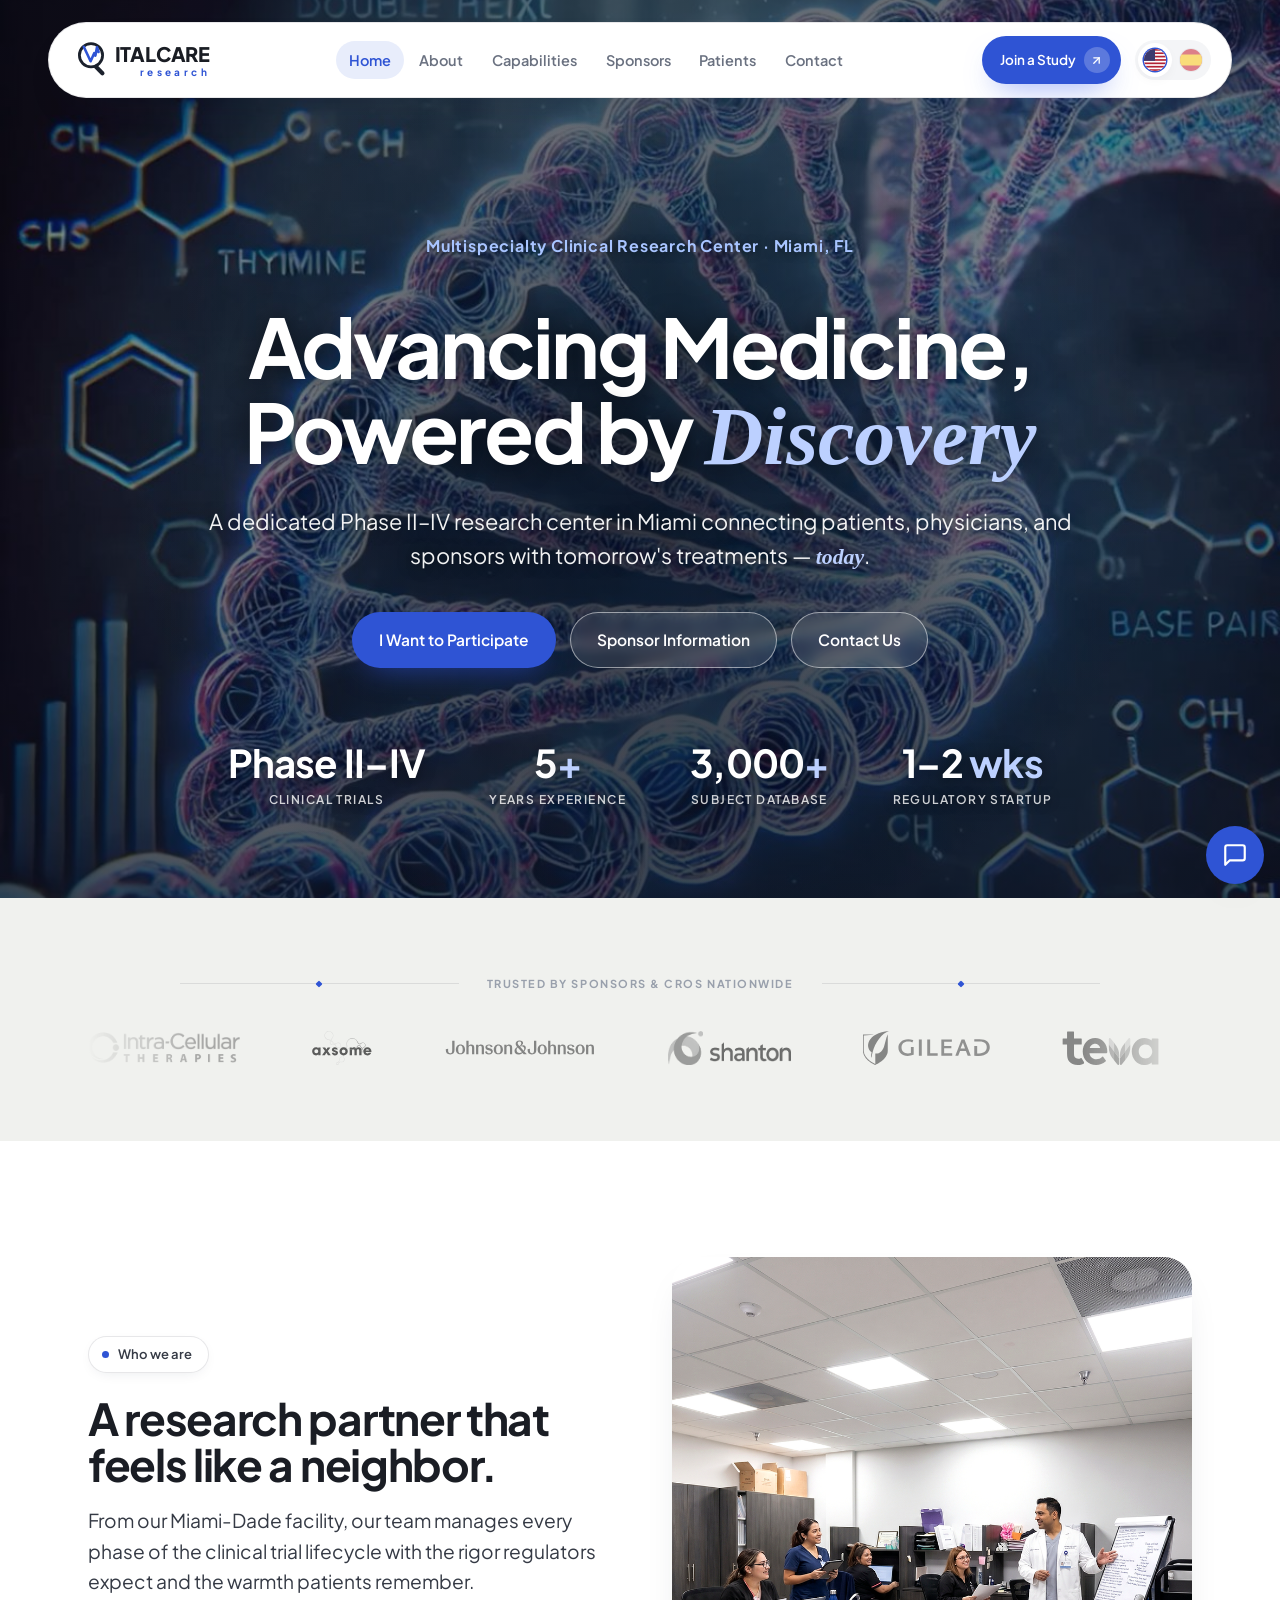
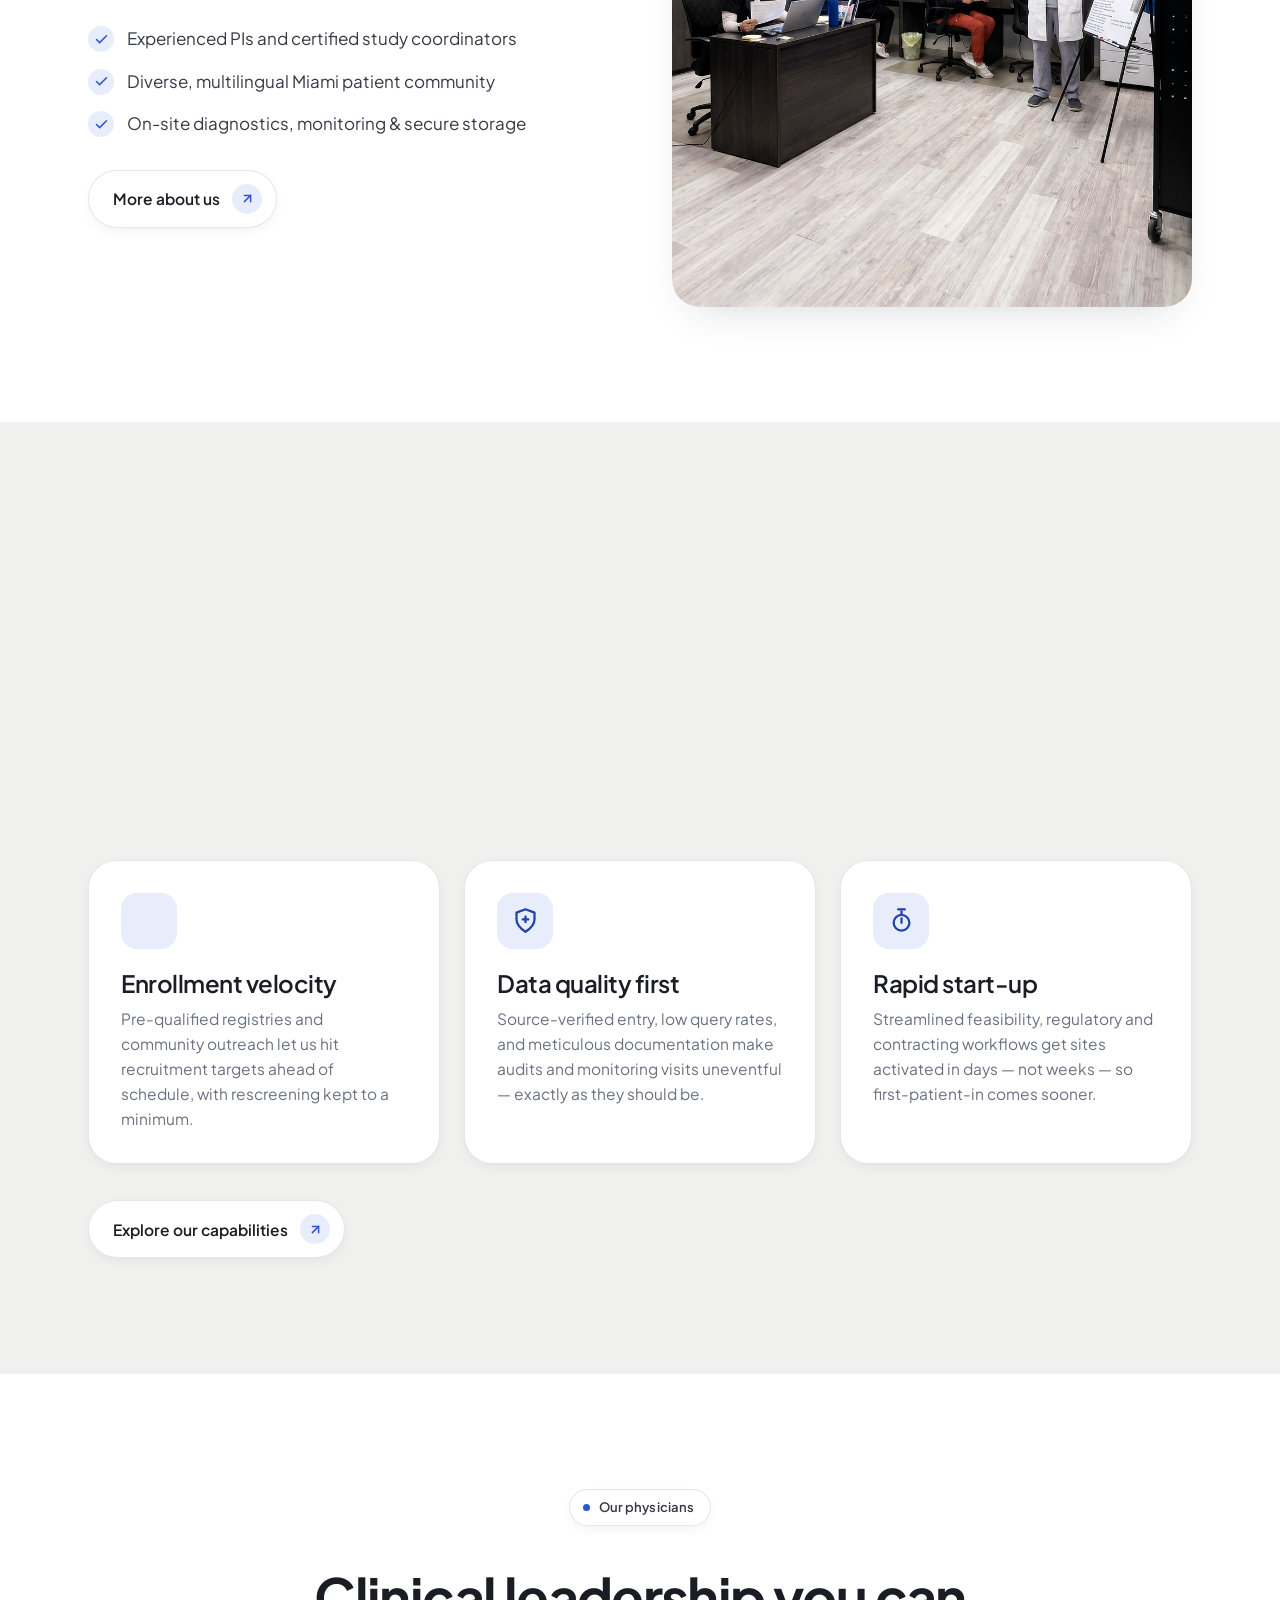
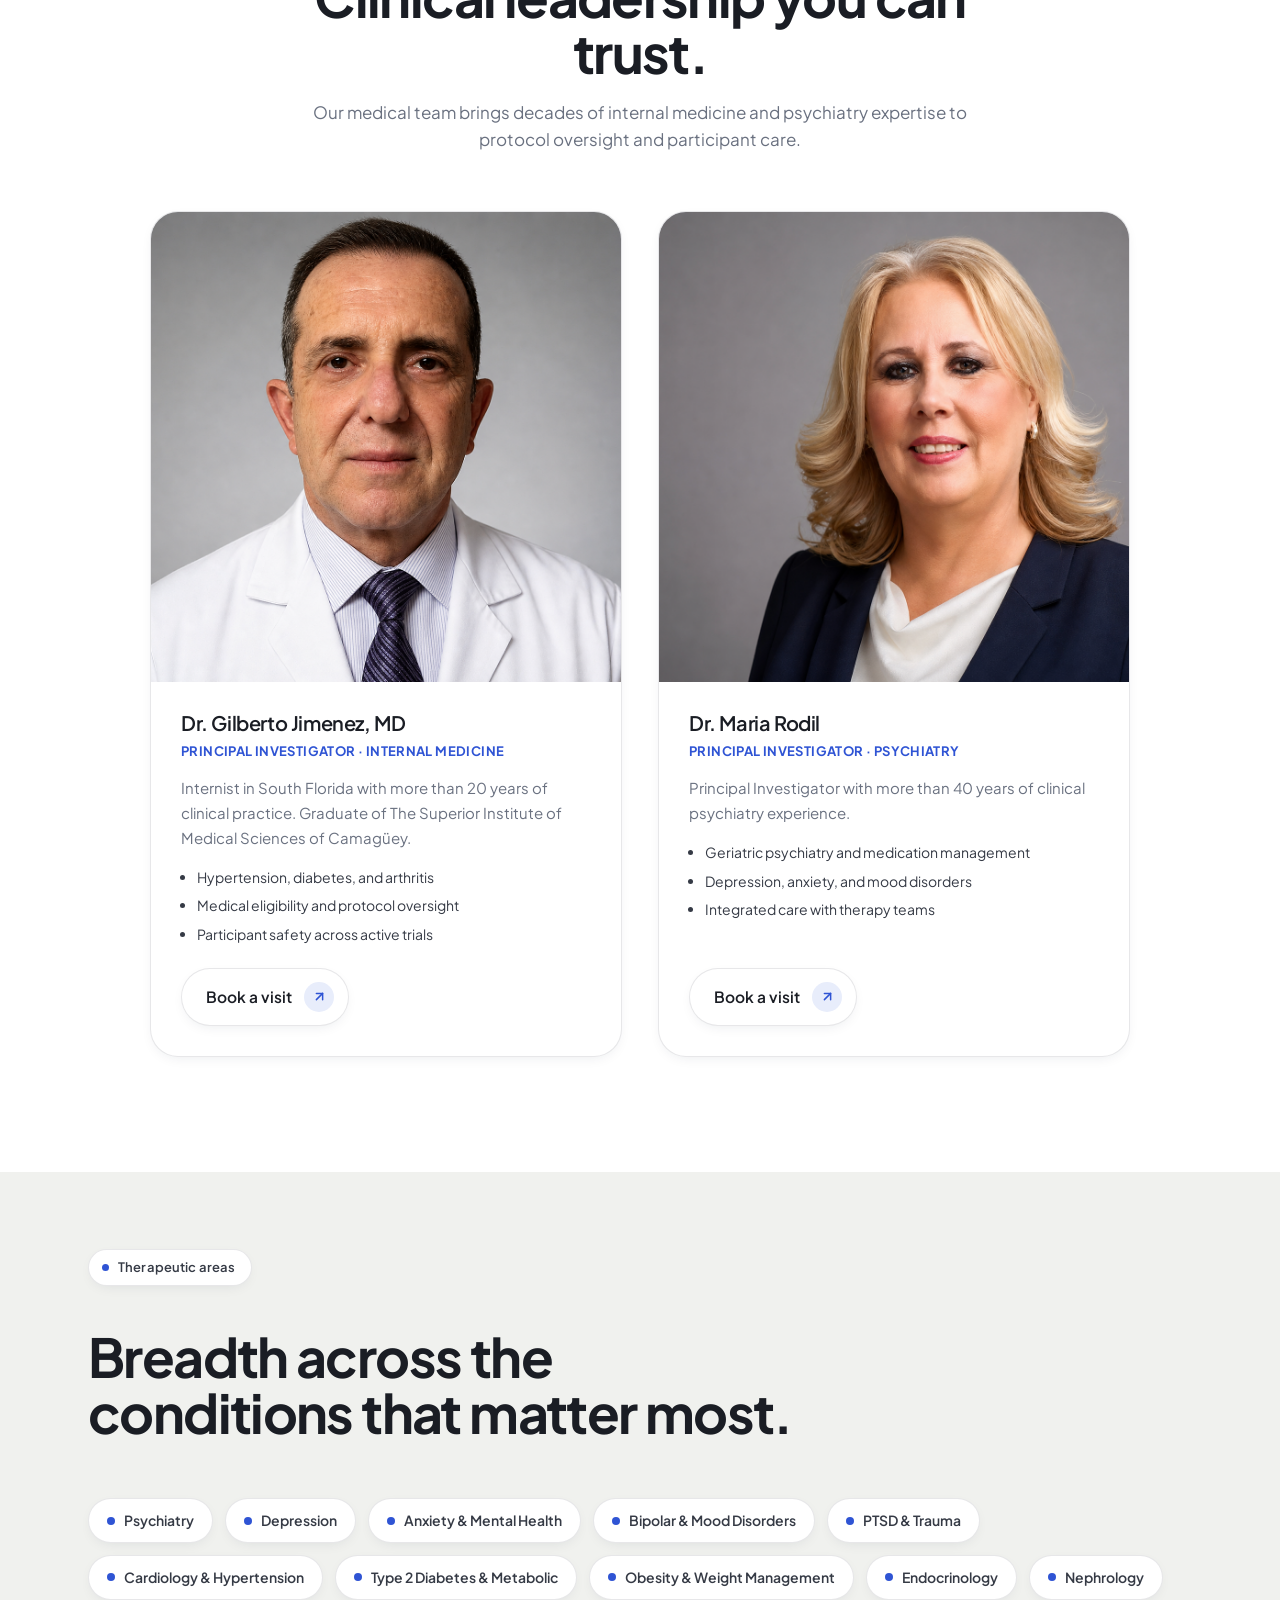
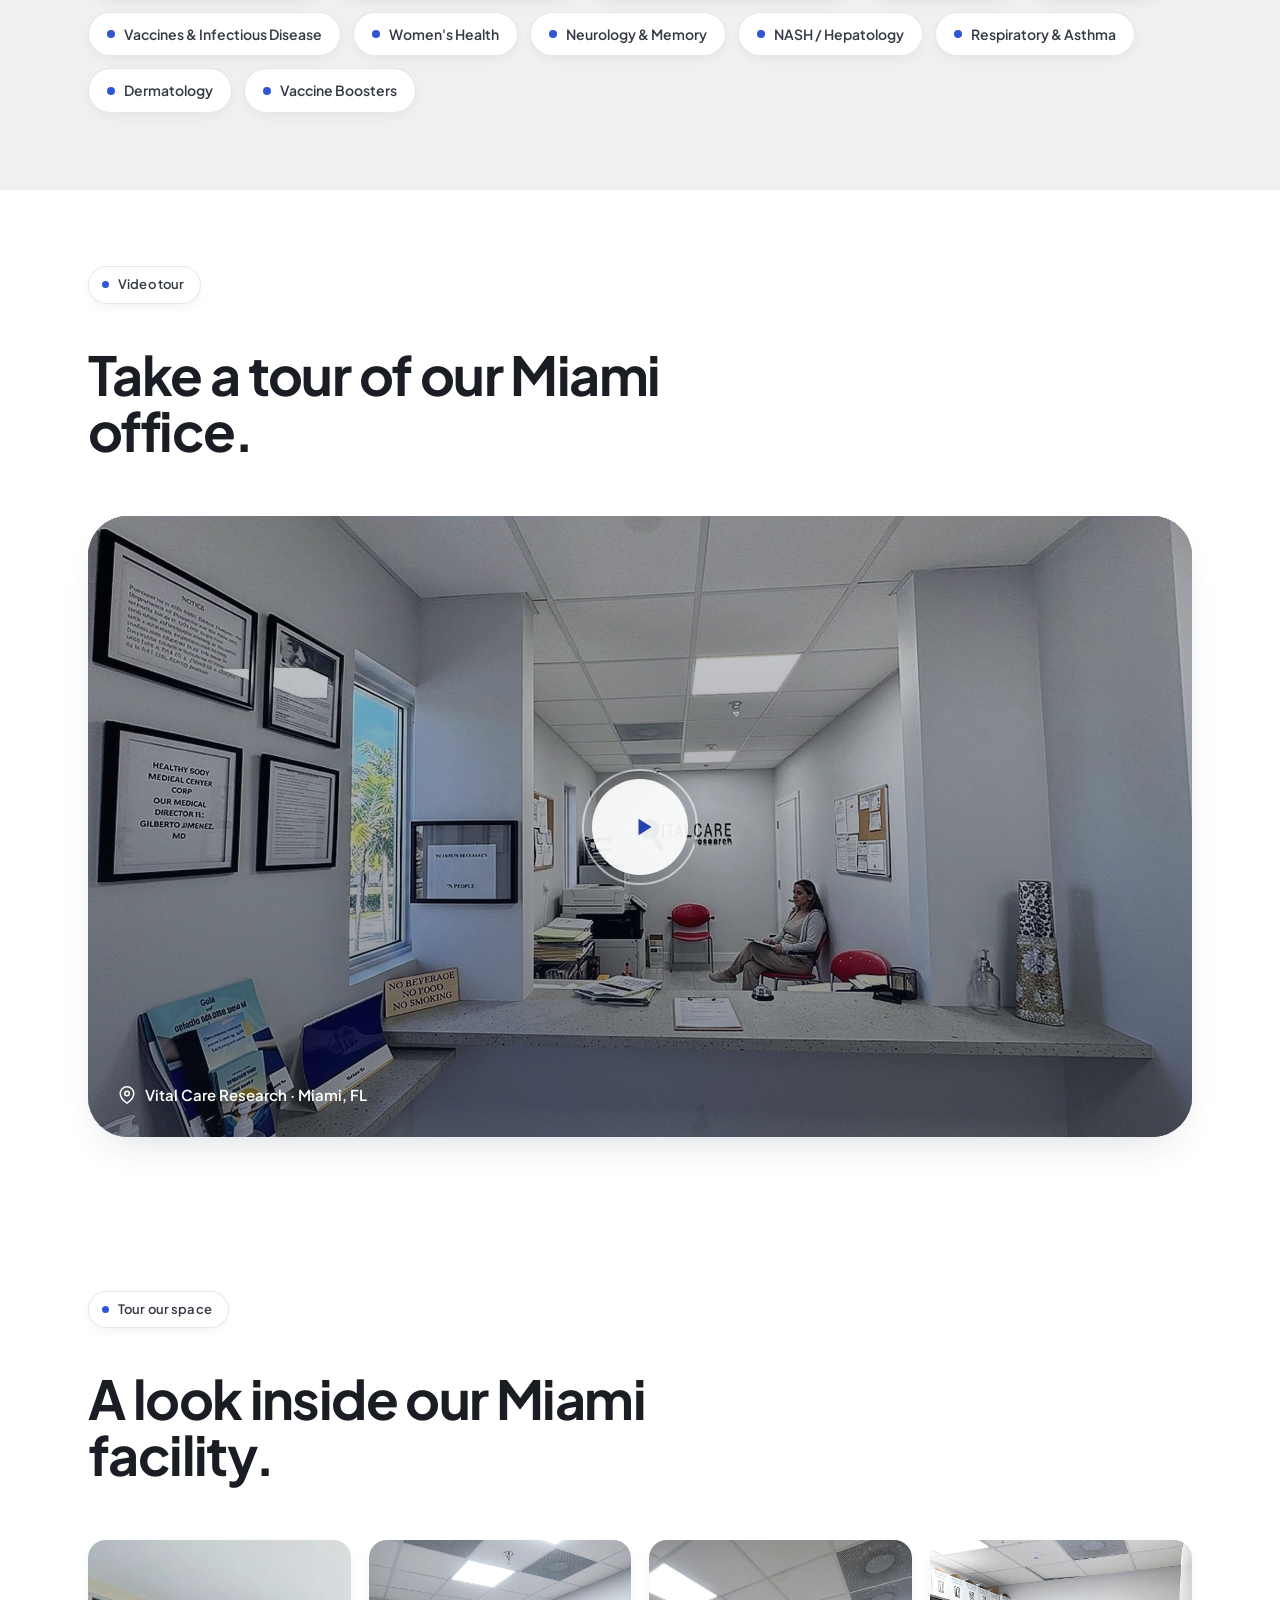
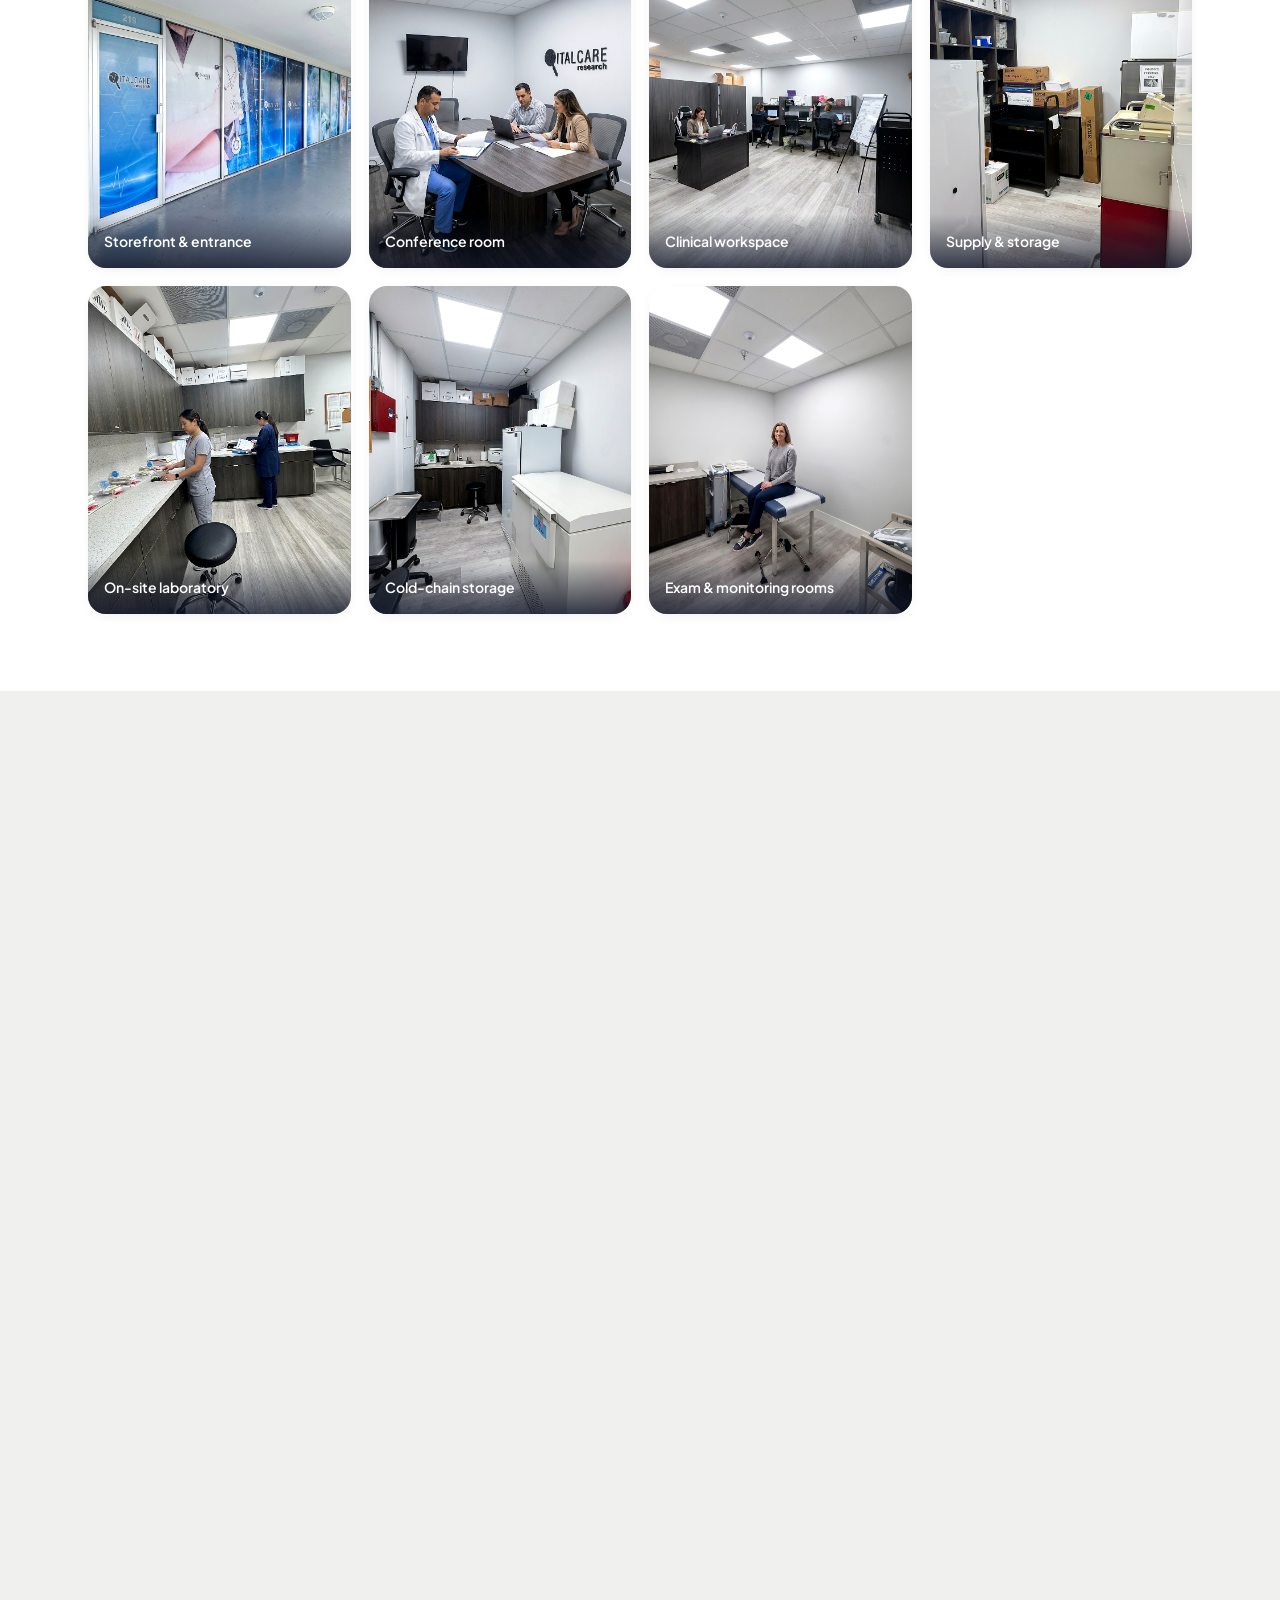
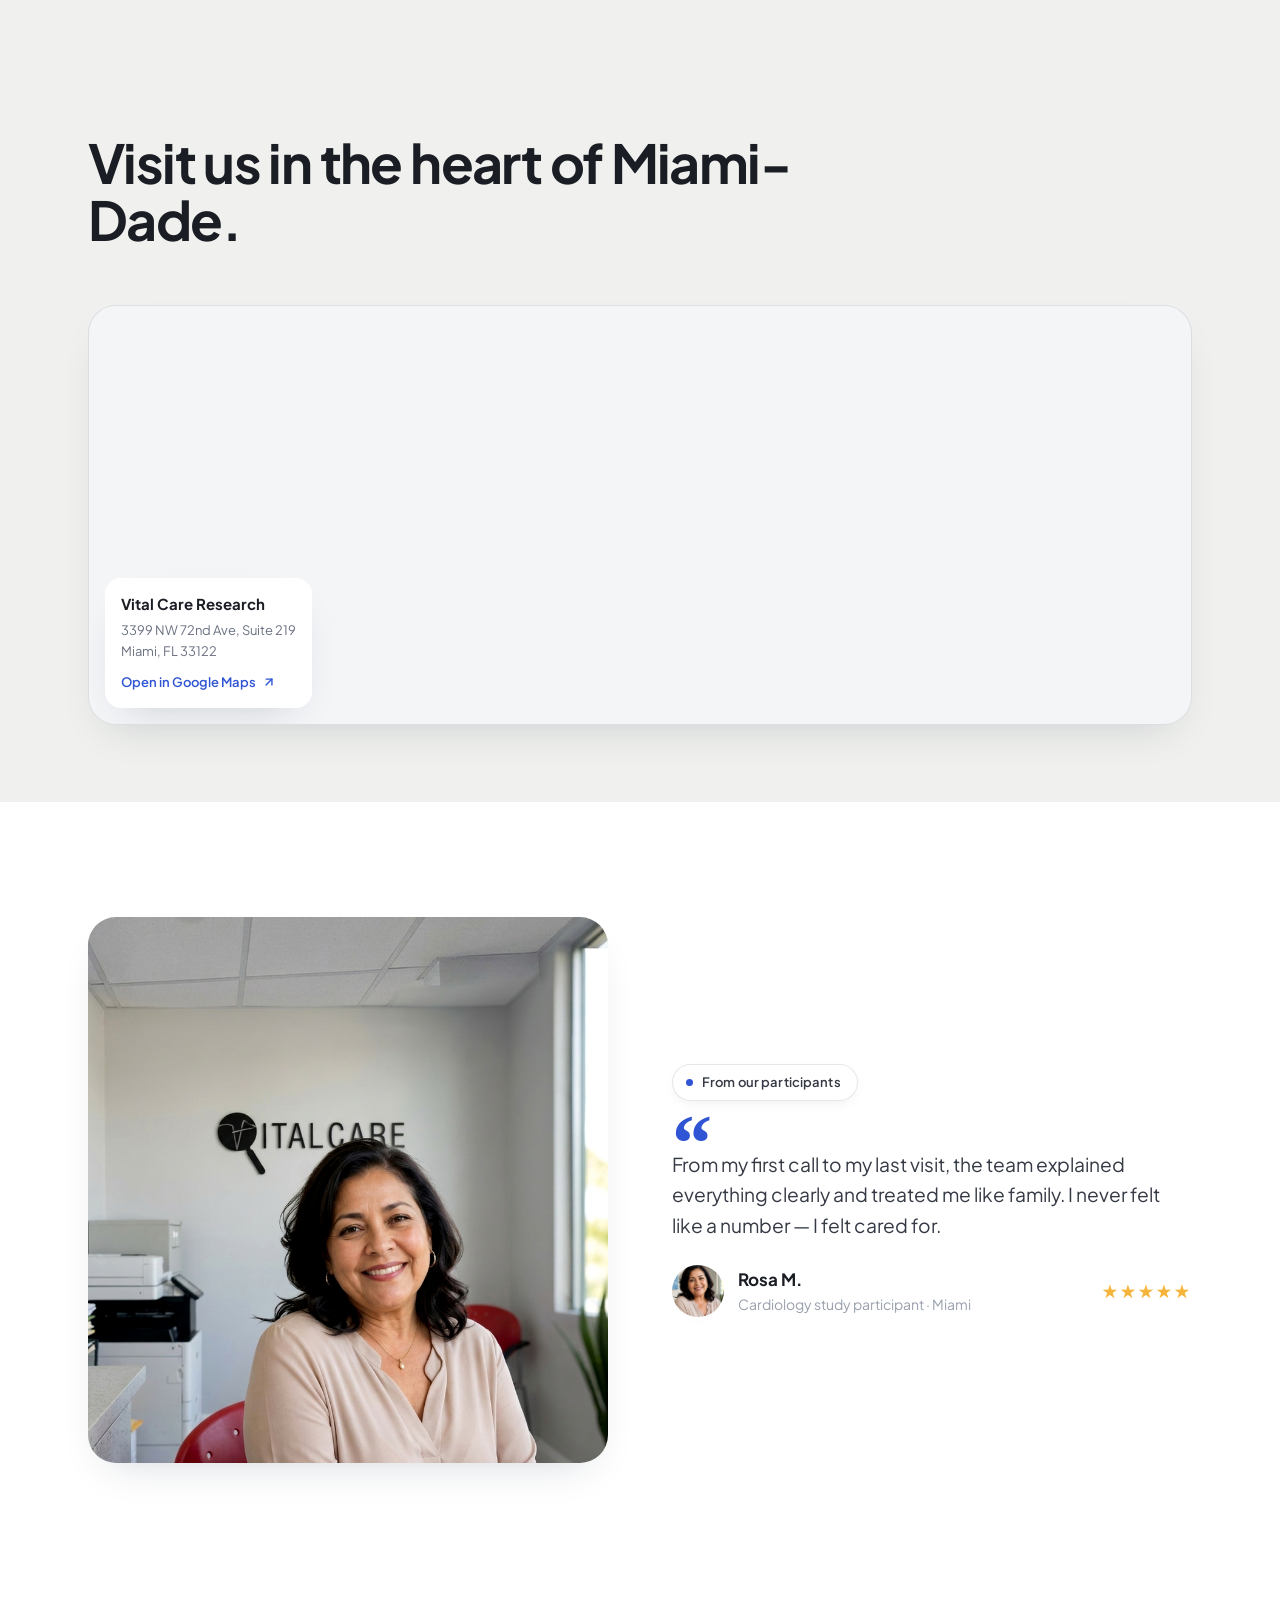
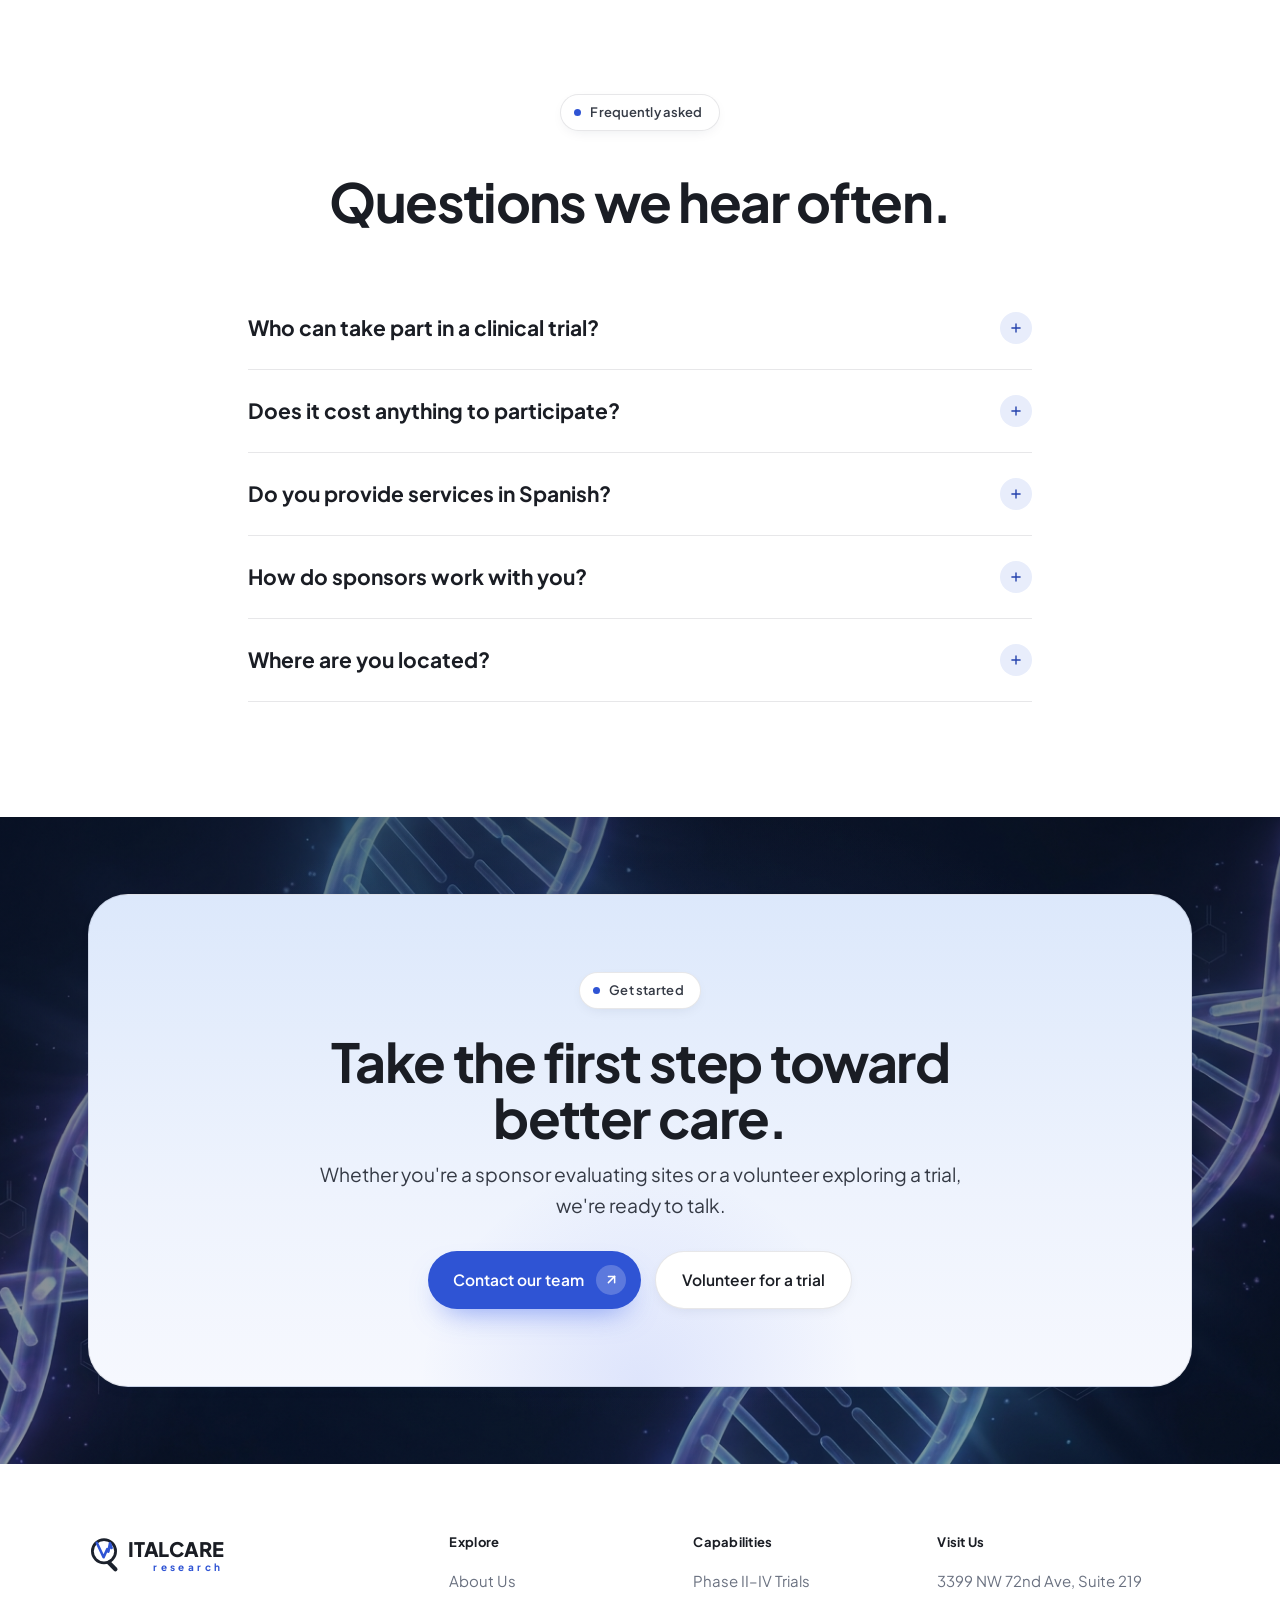
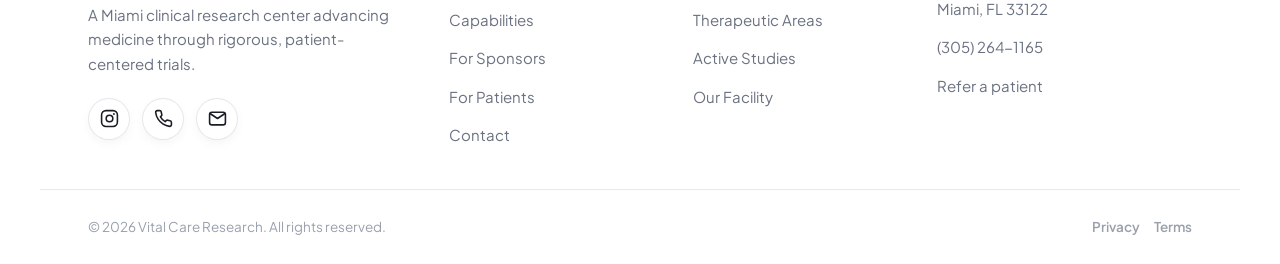
<file: index.html>
<!DOCTYPE html>
<html lang="en">
<head>
<meta charset="UTF-8">
<meta name="viewport" content="width=device-width, initial-scale=1, viewport-fit=cover">
<title>Vital Care Research — Clinical Trials in Miami, FL</title>
<meta name="description" content="Vital Care Research is an experienced, patient-centered clinical research center in Miami, FL, conducting Phase II–IV trials across multiple therapeutic areas.">
<link rel="icon" href="img/favicon.svg" type="image/svg+xml">
<link rel="preconnect" href="https://fonts.googleapis.com">
<link rel="preconnect" href="https://fonts.gstatic.com" crossorigin>
<link href="https://fonts.googleapis.com/css2?family=Plus+Jakarta+Sans:wght@400;500;600;700;800&display=swap" rel="stylesheet">
<link rel="stylesheet" href="assets/styles.css?v=15">
<style>
  /* Miami facility band */
  .facility { position: relative; border-radius: var(--radius-xl); overflow: hidden; box-shadow: var(--shadow); }
  .facility img { width: 100%; height: clamp(340px, 46vw, 560px); object-fit: cover; display: block; }
  .facility .scrim { position: absolute; inset: 0; background: linear-gradient(180deg, rgba(16,22,40,0) 30%, rgba(16,22,40,0.72) 100%); }
  .facility .cap { position: absolute; left: 0; right: 0; bottom: 0; padding: clamp(24px,4vw,44px); color: #fff; display: flex; align-items: flex-end; justify-content: space-between; gap: 24px; flex-wrap: wrap; }
  .facility .cap h3 { color: #fff; font-size: clamp(22px,3vw,34px); }
  .facility .cap p { color: rgba(255,255,255,0.86); margin: 8px 0 0; max-width: 46ch; font-size: 15.5px; }
  .facility .pin { display: inline-flex; align-items: center; gap: 9px; font-weight: 600; font-size: 14px; background: rgba(255,255,255,0.16); backdrop-filter: blur(8px); border: 1px solid rgba(255,255,255,0.28); padding: 10px 16px; border-radius: 100px; white-space: nowrap; color: #fff; text-decoration: none; transition: background .25s var(--ease), border-color .25s var(--ease), transform .25s var(--ease); }
  .facility .pin:hover { background: rgba(255,255,255,0.24); border-color: rgba(255,255,255,0.42); transform: translateY(-1px); }
  .facility .pin:focus-visible { outline: 2px solid #fff; outline-offset: 3px; }
  .facility .pin svg { width: 16px; height: 16px; }

  /* minimalist Miami sun + palm motif */
  .miami-motif { display: inline-flex; align-items: center; gap: 12px; color: var(--blue); }
  .miami-motif svg { width: 30px; height: 30px; }

  /* DNA video backdrop behind the CTA section */
  .cta-outer { position: relative; overflow: hidden; background: #0a1020; }
  .cta-outer-bg { position: absolute; inset: 0; z-index: 0; overflow: hidden; }
  .cta-outer-bg video { position: absolute; inset: 0; width: 100%; height: 100%; object-fit: cover; display: block; transition: opacity 1.1s ease; }
  .cta-outer-bg video.cta-dna-bg--back { opacity: 0; }
  .cta-outer::before { content: ""; position: absolute; inset: 0; z-index: 1; background: linear-gradient(180deg, rgba(8,12,26,0.55), rgba(8,12,26,0.42)); pointer-events: none; }
  .cta-outer::after { content: ""; position: absolute; inset: 0; z-index: 1; background: radial-gradient(ellipse at 50% 45%, rgba(70,110,220,0.14) 0%, transparent 62%); pointer-events: none; }
  .cta-outer .wrap { position: relative; z-index: 2; }

  /* office tour video */
  .tour { position: relative; border-radius: var(--radius-xl); overflow: hidden; box-shadow: var(--shadow); aspect-ratio: 16/9; background: #0a1020; }
  .tour video { width: 100%; height: 100%; object-fit: cover; display: block; }
  .tour .poster { position: absolute; inset: 0; width: 100%; height: 100%; object-fit: cover; transition: opacity .5s ease; }
  .tour .scrim { position: absolute; inset: 0; background: linear-gradient(180deg, rgba(10,16,32,0.18), rgba(10,16,32,0.5)); transition: opacity .5s ease; }
  .tour .playbtn { position: absolute; left: 50%; top: 50%; transform: translate(-50%,-50%); width: clamp(70px,8vw,96px); height: clamp(70px,8vw,96px); border-radius: 50%; border: none; cursor: pointer; background: rgba(255,255,255,0.92); color: var(--blue-deep); display: flex; align-items: center; justify-content: center; box-shadow: var(--shadow-lg); transition: transform .3s var(--ease), background .3s; }
  .tour .playbtn::before { content: ""; position: absolute; inset: -10px; border-radius: 50%; border: 2px solid rgba(255,255,255,0.55); animation: tourPing 2.4s ease-out infinite; }
  @keyframes tourPing { 0% { transform: scale(1); opacity: .7; } 100% { transform: scale(1.35); opacity: 0; } }
  .tour .playbtn svg { width: 34%; height: 34%; margin-left: 8%; }
  .tour .playbtn:hover { transform: translate(-50%,-50%) scale(1.08); background: #fff; }
  .tour .cap { position: absolute; left: 0; bottom: 0; z-index: 2; padding: clamp(18px,3vw,30px); color: #fff; font-weight: 600; font-size: 15px; display: inline-flex; align-items: center; gap: 9px; pointer-events: none; }
  .tour .cap svg { width: 18px; height: 18px; }
  .tour.playing .poster, .tour.playing .scrim, .tour.playing .playbtn, .tour.playing .cap { opacity: 0; pointer-events: none; }
  @media (prefers-reduced-motion: reduce) { .tour .playbtn::before { animation: none; } }

  /* ===== full-bleed video hero ===== */
  .hero.hero--video { margin: 0; border-radius: 0; padding: 0; position: relative; min-height: 100vh; margin-top: calc(-1 * (78px + clamp(12px,1.8vw,22px))); padding-top: calc(78px + clamp(12px,1.8vw,22px)); display: flex; align-items: center; justify-content: center; overflow: hidden; }
  .hero--video .hero-bg { position: absolute; inset: 0; width: 100%; height: 100%; object-fit: cover; object-position: center; z-index: 0; background: #0a1020; transition: opacity 1.1s ease; }
  .hero--video .hero-bg--back { opacity: 0; }
  .hero--video .hero-overlay { position: absolute; inset: 0; z-index: 1; background: linear-gradient(180deg, rgba(10,15,30,0.62) 0%, rgba(10,15,30,0.4) 45%, rgba(10,15,30,0.74) 100%); }
  .hero--video .hero-content::before { content: ""; position: absolute; left: 50%; top: 50%; transform: translate(-50%,-50%); width: min(1100px, 96%); height: 118%; z-index: -1; background: radial-gradient(ellipse at center, rgba(8,12,26,0.66) 0%, rgba(8,12,26,0.28) 45%, transparent 72%); pointer-events: none; }
  .hero--video .hero-content { position: relative; z-index: 2; max-width: 1060px; margin: 0 auto; padding: clamp(96px,14vh,150px) var(--pad) clamp(60px,9vh,96px); text-align: center; }
  .hero-kicker { display: inline-block; color: #a8c4ff; font-weight: 700; letter-spacing: 0.05em; font-size: clamp(13px,1.4vw,16px); margin-bottom: 22px; text-shadow: 0 1px 10px rgba(0,0,0,0.5); }
  .hero-title { color: #fff; font-size: clamp(40px,6.4vw,84px); font-weight: 700; letter-spacing: -0.035em; line-height: 1.04; text-shadow: 0 2px 24px rgba(0,0,0,0.55); text-align: center; }
  .hero-line2 { white-space: nowrap; }
  @media (max-width: 900px) { .hero-line2 { white-space: normal; } }
  html[lang="es"] .hero-title { font-size: clamp(34px,5.2vw,72px); letter-spacing: -0.02em; line-height: 1.08; }
  html[lang="es"] .hero-line2 { white-space: normal; }
  .hero-accent { font-family: Georgia, "Times New Roman", serif; font-style: italic; font-weight: 600; color: #bcd0ff; letter-spacing: 0; }
  .hero-sub { color: rgba(255,255,255,0.94); font-size: clamp(17px,1.7vw,22px); line-height: 1.55; max-width: 60ch; margin: 26px auto 0; text-shadow: 0 1px 14px rgba(0,0,0,0.55); }
  .hero-actions { display: flex; gap: 14px; justify-content: center; flex-wrap: wrap; margin-top: 38px; }
  .btn-glass { background: rgba(255,255,255,0.1); color: #fff; border-color: rgba(255,255,255,0.5); backdrop-filter: blur(6px); }
  .btn-glass:hover { background: rgba(255,255,255,0.2); transform: translateY(-2px); }
  .hero-stats { display: flex; flex-wrap: wrap; justify-content: center; gap: clamp(26px,5vw,68px); margin-top: clamp(44px,6vw,76px); }
  .hero-stat .v { color: #fff; font-weight: 700; font-size: clamp(26px,3vw,40px); letter-spacing: -0.02em; line-height: 1; text-shadow: 0 1px 14px rgba(0,0,0,0.5); }
  .hero-stat .v .suf { color: #bcd0ff; }
  .hero-stat .l { color: rgba(255,255,255,0.8); font-size: 12px; font-weight: 600; letter-spacing: 0.12em; text-transform: uppercase; margin-top: 8px; text-shadow: 0 1px 10px rgba(0,0,0,0.5); }

  /* hero mobile */
  @media (max-width: 760px) {
    .hero.hero--video { min-height: 88vh; min-height: 88dvh; }
    .hero--video .hero-content { padding: clamp(70px,16vh,110px) var(--pad) clamp(44px,8vh,64px); }
    .hero-kicker { margin-bottom: 16px; font-size: 12px; max-width: 34ch; margin-inline: auto; line-height: 1.45; }
    .hero-title { font-size: clamp(34px,9vw,46px); line-height: 1.06; }
    html[lang="es"] .hero-title { font-size: clamp(28px,8vw,40px); }
    .hero-sub { font-size: 16.5px; margin-top: 18px; }
    .hero-actions { margin-top: 28px; gap: 11px; }
    .hero-actions .btn { width: 100%; justify-content: center; }
    .hero-stats { gap: 22px 18px; margin-top: 40px; display: grid; grid-template-columns: 1fr 1fr; max-width: 360px; margin-inline: auto; }
    .hero-stat { text-align: center; }
    .hero-stat .v { font-size: 30px; }
    .hero-stat .l { font-size: 11px; word-break: break-word; }
    .facility .pin { white-space: normal; }
    .tour .cap { font-size: 13px; padding: 14px; max-width: calc(100% - 28px); }
  }
</style>
</head>
<body data-page="home">
<div id="site-header"></div>

<!-- ============ HERO ============ -->
<section class="hero hero--video" data-screen-label="Home hero">
  <video class="hero-bg" id="hbgA" autoplay muted playsinline poster="img/dna-poster.jpg">
    <source src="video/hero.mp4" type="video/mp4">
  </video>
  <video class="hero-bg hero-bg--back" id="hbgB" muted playsinline poster="img/dna-poster.jpg">
    <source src="video/hero.mp4" type="video/mp4">
  </video>
  <div class="hero-overlay"></div>
  <div class="hero-content">
    <span class="hero-kicker reveal in"><span data-es="Centro de Investigación Clínica Multiespecialidad · Miami, FL">Multispecialty Clinical Research Center · Miami, FL</span></span>
    <h1 class="hero-title reveal in" data-d="1"><span data-es="Avanzando la medicina,">Advancing Medicine,</span><br><span class="hero-line2" data-es="impulsados por el <em class=&quot;hero-accent&quot;>Descubrimiento</em>">Powered by <em class="hero-accent">Discovery</em></span></h1>
    <p class="hero-sub reveal in" data-d="2"><span data-es="Un centro de investigación de Fase II–IV en Miami que conecta a pacientes, médicos y patrocinadores con los tratamientos del mañana — <em class=&quot;hero-accent&quot;>hoy</em>.">A dedicated Phase II–IV research center in Miami connecting patients, physicians, and sponsors with tomorrow's treatments — <em class="hero-accent">today</em>.</span></p>
    <div class="hero-actions reveal in" data-d="3">
      <a class="btn btn-primary no-circle" href="patients.html"><span data-es="Quiero Participar">I Want to Participate</span></a>
      <a class="btn btn-glass no-circle" href="sponsors.html"><span data-es="Información para Patrocinadores">Sponsor Information</span></a>
      <a class="btn btn-glass no-circle" href="contact.html"><span data-es="Contáctenos">Contact Us</span></a>
    </div>
    <div class="hero-stats reveal in" data-d="4">
      <div class="hero-stat"><div class="v">Phase II–IV</div><div class="l"><span data-es="Ensayos Clínicos">Clinical Trials</span></div></div>
      <div class="hero-stat"><div class="v"><span data-count="5">0</span><span class="suf">+</span></div><div class="l"><span data-es="Años de Experiencia">Years Experience</span></div></div>
      <div class="hero-stat"><div class="v"><span data-count="3000">0</span><span class="suf">+</span></div><div class="l"><span data-es="Base de Sujetos">Subject Database</span></div></div>
      <div class="hero-stat"><div class="v">1–2 <span class="suf">wks</span></div><div class="l"><span data-es="Inicio Regulatorio">Regulatory Startup</span></div></div>
    </div>
  </div>
</section>

<!-- ============ TRUSTED BY ============ -->
<section class="section--tight trusted-section">
  <div class="wrap">
    <div class="trusted">
      <p class="trusted-head">
        <span class="trusted-head-line" aria-hidden="true"></span>
        <span class="trusted-head-text"><span data-es="La confianza de patrocinadores y CRO en todo el país">Trusted by sponsors &amp; CROs nationwide</span></span>
        <span class="trusted-head-line" aria-hidden="true"></span>
      </p>
      <div class="trusted-marquee" aria-label="Partner organizations">
        <div class="trusted-marquee-inner">
          <div class="trusted-marquee-set">
            <span class="trusted-logo"><img src="img/logos/intra-cellular.png" alt="Intra-Cellular Therapies" width="152" height="30" loading="lazy" decoding="async"></span>
            <span class="trusted-logo"><img src="img/logos/axsome.svg" alt="Axsome Therapeutics" width="140" height="32" loading="lazy" decoding="async"></span>
            <span class="trusted-logo"><img src="img/logos/jnj.svg" alt="Johnson &amp; Johnson" width="120" height="32" loading="lazy" decoding="async"></span>
            <span class="trusted-logo"><img src="img/logos/shanton.png" alt="Shanton Pharma" width="126" height="35" loading="lazy" decoding="async"></span>
            <span class="trusted-logo"><img src="img/logos/gilead.svg" alt="Gilead Sciences" width="120" height="32" loading="lazy" decoding="async"></span>
            <span class="trusted-logo"><img src="img/logos/teva.svg" alt="Teva Pharmaceuticals" width="88" height="32" loading="lazy" decoding="async"></span>
            <span class="trusted-logo"><img src="img/logos/iqvia.svg" alt="IQVIA" width="100" height="32" loading="lazy" decoding="async"></span>
            <span class="trusted-logo"><img src="img/logos/chiesi.svg" alt="Chiesi USA" width="120" height="32" loading="lazy" decoding="async"></span>
          </div>
          <div class="trusted-marquee-set" aria-hidden="true">
            <span class="trusted-logo"><img src="img/logos/intra-cellular.png" alt="" width="152" height="30" loading="lazy" decoding="async"></span>
            <span class="trusted-logo"><img src="img/logos/axsome.svg" alt="" width="140" height="32" loading="lazy" decoding="async"></span>
            <span class="trusted-logo"><img src="img/logos/jnj.svg" alt="" width="120" height="32" loading="lazy" decoding="async"></span>
            <span class="trusted-logo"><img src="img/logos/shanton.png" alt="" width="126" height="35" loading="lazy" decoding="async"></span>
            <span class="trusted-logo"><img src="img/logos/gilead.svg" alt="" width="120" height="32" loading="lazy" decoding="async"></span>
            <span class="trusted-logo"><img src="img/logos/teva.svg" alt="" width="88" height="32" loading="lazy" decoding="async"></span>
            <span class="trusted-logo"><img src="img/logos/iqvia.svg" alt="" width="100" height="32" loading="lazy" decoding="async"></span>
            <span class="trusted-logo"><img src="img/logos/chiesi.svg" alt="" width="120" height="32" loading="lazy" decoding="async"></span>
          </div>
        </div>
      </div>
    </div>
  </div>
</section>

<!-- ============ WHO WE ARE ============ -->
<section class="section" style="background:var(--surface);" data-screen-label="Who we are">
  <div class="wrap split">
    <div class="reveal">
      <span class="eyebrow"><span data-es="Quiénes somos">Who we are</span></span>
      <h2 class="title" style="margin-top:22px; font-size:clamp(28px,3.6vw,44px)"><span data-es="Un socio que se siente como un vecino.">A research partner that<br>feels like a neighbor.</span></h2>
      <p class="lead" style="margin-top:18px"><span data-es="Desde nuestra sede en Miami-Dade, nuestro equipo gestiona cada fase del ciclo de vida del ensayo clínico con el rigor que exigen los reguladores y la calidez que recuerdan los pacientes.">From our Miami-Dade facility, our team manages every phase of the clinical trial lifecycle with the rigor regulators expect and the warmth patients remember.</span></p>
      <ul class="ticks" style="margin-top:28px">
        <li><span class="tk"><svg viewBox="0 0 24 24" fill="none" stroke="currentColor" stroke-width="2.4" stroke-linecap="round" stroke-linejoin="round"><polyline points="20 6 9 17 4 12"/></svg></span><span data-es="Investigadores experimentados y coordinadores de estudio certificados">Experienced PIs and certified study coordinators</span></li>
        <li><span class="tk"><svg viewBox="0 0 24 24" fill="none" stroke="currentColor" stroke-width="2.4" stroke-linecap="round" stroke-linejoin="round"><polyline points="20 6 9 17 4 12"/></svg></span><span data-es="Comunidad de pacientes diversa y multilingüe de Miami">Diverse, multilingual Miami patient community</span></li>
        <li><span class="tk"><svg viewBox="0 0 24 24" fill="none" stroke="currentColor" stroke-width="2.4" stroke-linecap="round" stroke-linejoin="round"><polyline points="20 6 9 17 4 12"/></svg></span><span data-es="Diagnóstico, monitoreo y almacenamiento seguro en el sitio">On-site diagnostics, monitoring &amp; secure storage</span></li>
      </ul>
      <a class="btn btn-ghost" style="margin-top:32px" href="about.html"><span data-es="Más sobre nosotros">More about us</span><span class="circle"><svg viewBox="0 0 24 24" fill="none" stroke="currentColor" stroke-width="2.4" stroke-linecap="round" stroke-linejoin="round"><line x1="7" y1="17" x2="17" y2="7"/><polyline points="7 7 17 7 17 17"/></svg></span></a>
    </div>
    <div class="reveal" data-d="2">
      <img class="photo" src="img/team.png?v=19" alt="Vital Care Research clinical team" style="width:100%; aspect-ratio:4/5; border-radius:28px;">
    </div>
  </div>
</section>

<!-- ============ WHY VITAL CARE ============ -->
<section class="section" data-screen-label="Why Vital Care">
  <div class="wrap">
    <div class="sec-head reveal">
      <span class="eyebrow"><span data-es="Por qué los patrocinadores nos eligen">Why sponsors choose us</span></span>
      <h2 class="title" style="margin-top:22px"><span data-es="Inscripción rápida. Cero sorpresas.">Clean data. Fast enrollment. Zero surprises.</span></h2>
      <p><span data-es="Combinamos disciplina operativa con una comunidad profundamente comprometida, para que su protocolo avance según lo previsto y sus datos resistan el escrutinio.">We pair operational discipline with a deeply engaged community, so your protocol moves on schedule and your dataset holds up under scrutiny.</span></p>
    </div>
    <div class="grid grid-3">
      <div class="card reveal">
        <div class="ico"><svg viewBox="0 0 24 24" fill="none" stroke="currentColor" stroke-width="2" stroke-linecap="round" stroke-linejoin="round"><path class="ecg" d="M2 12h4l2-6 4 12 2-6h8"/></svg></div>
        <h3><span data-es="Velocidad de inscripción">Enrollment velocity</span></h3>
        <p><span data-es="Los registros precalificados y el alcance comunitario nos permiten alcanzar las metas de reclutamiento antes de lo previsto, con un mínimo de reevaluaciones.">Pre-qualified registries and community outreach let us hit recruitment targets ahead of schedule, with rescreening kept to a minimum.</span></p>
      </div>
      <div class="card green reveal" data-d="1">
        <div class="ico"><svg viewBox="0 0 24 24" fill="none" stroke="currentColor" stroke-width="2" stroke-linecap="round" stroke-linejoin="round"><path d="M12 2 4 5v6c0 5 3.5 8 8 11 4.5-3 8-6 8-11V5z"/><path d="M12 8.5v5"/><path d="M9.5 11h5"/></svg></div>
        <h3><span data-es="La calidad de los datos primero">Data quality first</span></h3>
        <p><span data-es="La entrada verificada en la fuente, las bajas tasas de consultas y la documentación meticulosa hacen que las auditorías y visitas de monitoreo transcurran sin incidentes, tal como debe ser.">Source-verified entry, low query rates, and meticulous documentation make audits and monitoring visits uneventful — exactly as they should be.</span></p>
      </div>
      <div class="card reveal" data-d="2">
        <div class="ico"><svg viewBox="0 0 24 24" fill="none" stroke="currentColor" stroke-width="2" stroke-linecap="round" stroke-linejoin="round"><circle cx="12" cy="14" r="7"/><path d="M12 14V10"/><path d="M9 2h6"/><path d="M12 4V7"/></svg></div>
        <h3><span data-es="Puesta en marcha rápida">Rapid start-up</span></h3>
        <p><span data-es="Los flujos de trabajo simplificados de viabilidad, regulatorios y de contratación activan los sitios en días, no semanas, para que el primer paciente ingrese antes.">Streamlined feasibility, regulatory and contracting workflows get sites activated in days — not weeks — so first-patient-in comes sooner.</span></p>
      </div>
    </div>
    <a class="btn btn-ghost" style="margin-top:36px" href="capabilities.html"><span data-es="Explore nuestras capacidades">Explore our capabilities</span><span class="circle"><svg viewBox="0 0 24 24" fill="none" stroke="currentColor" stroke-width="2.4" stroke-linecap="round" stroke-linejoin="round"><line x1="7" y1="17" x2="17" y2="7"/><polyline points="7 7 17 7 17 17"/></svg></span></a>
  </div>
</section>

<!-- ============ SPECIALISTS ============ -->
<section class="section" style="background:var(--surface);" data-screen-label="Specialists">
  <div class="wrap">
    <div class="sec-head sec-head--center reveal">
      <span class="eyebrow"><span data-es="Nuestros médicos">Our physicians</span></span>
      <h2 class="title" style="margin-top:22px"><span data-es="Liderazgo clínico con experiencia.">Clinical leadership you can trust.</span></h2>
      <p><span data-es="Nuestro equipo médico aporta décadas de experiencia en medicina interna y psiquiatría a la supervisión de protocolos y la atención al participante.">Our medical team brings decades of internal medicine and psychiatry expertise to protocol oversight and participant care.</span></p>
    </div>
    <div class="physician-grid">
      <article class="physician-card reveal">
        <div class="physician-photo">
          <img src="img/gilberto-jimenez.png?v=15" alt="Dr. Gilberto Jimenez, MD" width="512" height="512" loading="lazy">
        </div>
        <div class="physician-body">
          <h3><span data-es="Dr. Gilberto Jimenez, MD">Dr. Gilberto Jimenez, MD</span></h3>
          <p class="physician-role"><span data-es="Investigador Principal · Medicina Interna">Principal Investigator · Internal Medicine</span></p>
          <p class="physician-lead"><span data-es="Internista en el sur de Florida con más de 20 años de práctica clínica. Graduado del Instituto Superior de Ciencias Médicas de Camagüey.">Internist in South Florida with more than 20 years of clinical practice. Graduate of The Superior Institute of Medical Sciences of Camagüey.</span></p>
          <ul class="physician-points">
            <li><span data-es="Hipertensión, diabetes y artritis">Hypertension, diabetes, and arthritis</span></li>
            <li><span data-es="Elegibilidad médica y supervisión de protocolos">Medical eligibility and protocol oversight</span></li>
            <li><span data-es="Seguridad del participante en ensayos activos">Participant safety across active trials</span></li>
          </ul>
          <a class="btn btn-ghost physician-cta" href="contact.html"><span data-es="Agendar una visita">Book a visit</span><span class="circle"><svg viewBox="0 0 24 24" fill="none" stroke="currentColor" stroke-width="2.4" stroke-linecap="round" stroke-linejoin="round"><line x1="7" y1="17" x2="17" y2="7"/><polyline points="7 7 17 7 17 17"/></svg></span></a>
        </div>
      </article>
      <article class="physician-card reveal" data-d="1">
        <div class="physician-photo">
          <img src="img/maria-rodil.png?v=15" alt="Dr. Maria Rodil" width="512" height="512" loading="lazy">
        </div>
        <div class="physician-body">
          <h3><span data-es="Dra. Maria Rodil">Dr. Maria Rodil</span></h3>
          <p class="physician-role"><span data-es="Investigadora Principal · Psiquiatría">Principal Investigator · Psychiatry</span></p>
          <p class="physician-lead"><span data-es="Investigadora Principal con más de 40 años de experiencia en psiquiatría clínica.">Principal Investigator with more than 40 years of clinical psychiatry experience.</span></p>
          <ul class="physician-points">
            <li><span data-es="Psiquiatría geriátrica y manejo de medicación">Geriatric psychiatry and medication management</span></li>
            <li><span data-es="Depresión, ansiedad y trastornos del ánimo">Depression, anxiety, and mood disorders</span></li>
            <li><span data-es="Atención integrada con equipos de terapia">Integrated care with therapy teams</span></li>
          </ul>
          <a class="btn btn-ghost physician-cta" href="contact.html"><span data-es="Agendar una visita">Book a visit</span><span class="circle"><svg viewBox="0 0 24 24" fill="none" stroke="currentColor" stroke-width="2.4" stroke-linecap="round" stroke-linejoin="round"><line x1="7" y1="17" x2="17" y2="7"/><polyline points="7 7 17 7 17 17"/></svg></span></a>
        </div>
      </article>
    </div>
  </div>
</section>

<!-- ============ THERAPEUTIC AREAS ============ -->
<section class="section section--tight" data-screen-label="Therapeutic areas">
  <div class="wrap">
    <div class="sec-head reveal">
      <span class="eyebrow"><span data-es="Áreas terapéuticas">Therapeutic areas</span></span>
      <h2 class="title" style="margin-top:22px"><span data-es="Amplitud en las afecciones que más importan.">Breadth across the conditions that matter most.</span></h2>
    </div>
    <div class="reveal" style="display:flex; flex-wrap:wrap; gap:12px;">
      <span class="chip"><span class="dot"></span><span data-es="Psiquiatría">Psychiatry</span></span>
      <span class="chip"><span class="dot"></span><span data-es="Depresión">Depression</span></span>
      <span class="chip"><span class="dot"></span><span data-es="Ansiedad y Salud Mental">Anxiety &amp; Mental Health</span></span>
      <span class="chip"><span class="dot"></span><span data-es="Trastornos Bipolares y del Ánimo">Bipolar &amp; Mood Disorders</span></span>
      <span class="chip"><span class="dot"></span><span data-es="TEPT y Trauma">PTSD &amp; Trauma</span></span>
      <span class="chip"><span class="dot"></span><span data-es="Cardiología e Hipertensión">Cardiology &amp; Hypertension</span></span>
      <span class="chip"><span class="dot"></span><span data-es="Diabetes Tipo 2 y Metabólica">Type 2 Diabetes &amp; Metabolic</span></span>
      <span class="chip"><span class="dot"></span><span data-es="Obesidad y Control de Peso">Obesity &amp; Weight Management</span></span>
      <span class="chip"><span class="dot"></span><span data-es="Endocrinología">Endocrinology</span></span>
      <span class="chip"><span class="dot"></span><span data-es="Nefrología">Nephrology</span></span>
      <span class="chip"><span class="dot"></span><span data-es="Vacunas y Enfermedades Infecciosas">Vaccines &amp; Infectious Disease</span></span>
      <span class="chip"><span class="dot"></span><span data-es="Salud de la Mujer">Women's Health</span></span>
      <span class="chip"><span class="dot"></span><span data-es="Neurología y Memoria">Neurology &amp; Memory</span></span>
      <span class="chip"><span class="dot"></span><span data-es="NASH / Hepatología">NASH / Hepatology</span></span>
      <span class="chip"><span class="dot"></span><span data-es="Respiratorio y Asma">Respiratory &amp; Asthma</span></span>
      <span class="chip"><span class="dot"></span><span data-es="Dermatología">Dermatology</span></span>
      <span class="chip"><span class="dot"></span><span data-es="Refuerzos de Vacunas">Vaccine Boosters</span></span>
    </div>
  </div>
</section>

<!-- ============ OFFICE TOUR VIDEO ============ -->
<section class="section section--tight" style="background:var(--surface);" data-screen-label="Video tour">
  <div class="wrap">
    <div class="sec-head reveal">
      <span class="eyebrow"><span data-es="Recorrido en video">Video tour</span></span>
      <h2 class="title" style="margin-top:22px;"><span data-es="Recorra nuestra oficina en Miami.">Take a tour of our Miami office.</span></h2>
    </div>
    <div class="tour reveal" id="officeTour">
      <img class="poster" src="img/office-tour-poster.jpg?v=25" alt="Office tour preview">
      <div class="scrim"></div>
      <video id="officeTourVid" playsinline preload="none" poster="img/office-tour-poster.jpg?v=25">
        <source src="video/vitalcare_office_video.mp4" type="video/mp4">
      </video>
      <button class="playbtn" id="officeTourBtn" aria-label="Play office tour">
        <svg viewBox="0 0 24 24" fill="currentColor"><path d="M8 5v14l11-7z"/></svg>
      </button>
      <span class="cap"><svg viewBox="0 0 24 24" fill="none" stroke="currentColor" stroke-width="2" stroke-linecap="round" stroke-linejoin="round"><path d="M21 10c0 7-9 13-9 13s-9-6-9-13a9 9 0 0 1 18 0z"/><circle cx="12" cy="10" r="3"/></svg><span data-es="Sede de Vital Care Research · Miami, FL">Vital Care Research · Miami, FL</span></span>
    </div>
  </div>
</section>

<!-- ============ FACILITY GALLERY ============ -->
<section class="section section--tight" style="background:var(--surface);" data-screen-label="Facility gallery">
  <div class="wrap">
    <div class="sec-head reveal">
      <span class="eyebrow"><span data-es="Recorra nuestro espacio">Tour our space</span></span>
      <h2 class="title" style="margin-top:22px;"><span data-es="Un vistazo a nuestras instalaciones en Miami.">A look inside our Miami facility.</span></h2>
    </div>
    <div class="gallery reveal">
      <figure><img src="img/exterior.png?v=18" alt="Storefront and entrance"><figcaption><span data-es="Fachada y entrada">Storefront &amp; entrance</span></figcaption></figure>
      <figure><img src="img/conference.png?v=17" alt="Conference room"><figcaption><span data-es="Sala de conferencias">Conference room</span></figcaption></figure>
      <figure><img src="img/office.png?v=17" alt="Clinical workspace"><figcaption><span data-es="Área clínica">Clinical workspace</span></figcaption></figure>
      <figure><img src="img/storage.png?v=17" alt="Supply and storage"><figcaption><span data-es="Suministros y almacén">Supply &amp; storage</span></figcaption></figure>
      <figure><img src="img/lab.png?v=18" alt="On-site laboratory"><figcaption><span data-es="Laboratorio en el sitio">On-site laboratory</span></figcaption></figure>
      <figure><img src="img/cold-storage.png?v=17" alt="Cold-chain storage"><figcaption><span data-es="Almacenamiento en cadena de frío">Cold-chain storage</span></figcaption></figure>
      <figure><img src="img/exam.png?v=21" alt="Exam and monitoring rooms"><figcaption><span data-es="Salas de examen y monitoreo">Exam &amp; monitoring rooms</span></figcaption></figure>
    </div>
  </div>
</section>

<!-- ============ MIAMI FACILITY ============ -->
<section class="section section--tight" data-screen-label="Our Miami facility">
  <div class="wrap">
    <div class="sec-head reveal" style="margin-bottom:28px;">
      <span class="eyebrow"><span data-es="Nuestra dirección">Our Address</span></span>
      <h2 class="title" style="margin-top:22px"><span data-es="Nuestra sede en Miami, Florida">Our home in Miami, Florida</span></h2>
      <p><span data-es="Un centro moderno y luminoso en el corazón de Miami-Dade, donde nuestro equipo bilingüe recibe a la comunidad cada día.">A bright, modern center in the heart of Miami-Dade, where our bilingual team welcomes the community every day.</span></p>
    </div>
    <div class="facility reveal" data-d="1">
      <img src="img/exterior.png?v=18" alt="Vital Care Research storefront and entrance in Miami">
      <div class="scrim"></div>
      <div class="cap">
        <div>
          <h3><span data-es="Diseñado para la comodidad y el cuidado">Designed for comfort and care</span></h3>
          <p><span data-es="Salas de examen privadas, laboratorio en el sitio y espacios acogedores, a minutos de toda Miami-Dade.">Private exam rooms, an on-site laboratory, and welcoming spaces — minutes from anywhere in Miami-Dade.</span></p>
        </div>
        <a class="pin" href="https://maps.google.com/?q=3399+NW+72nd+Ave+Suite+219+Miami+FL+33122" target="_blank" rel="noopener" aria-label="Open Vital Care Research in Google Maps"><svg viewBox="0 0 24 24" fill="none" stroke="currentColor" stroke-width="2" stroke-linecap="round" stroke-linejoin="round" aria-hidden="true"><path d="M21 10c0 7-9 13-9 13s-9-6-9-13a9 9 0 0 1 18 0z"/><circle cx="12" cy="10" r="3"/></svg>3399 NW 72nd Ave · Miami, FL</a>
      </div>
    </div>
  </div>
</section>

<!-- ============ OUR ADDRESS ============ -->
<section class="section section--tight" data-screen-label="Our address">
  <div class="wrap">
    <div class="sec-head reveal">
      <h2 class="title" style="margin-top:16px;"><span data-es="Visítenos en el corazón de Miami-Dade.">Visit us in the heart of Miami-Dade.</span></h2>
    </div>
    <div class="map-embed reveal" style="aspect-ratio:21/8;">
      <iframe title="Vital Care Research location" loading="lazy" referrerpolicy="no-referrer-when-downgrade" src="https://maps.google.com/maps?q=3399%20NW%2072nd%20Ave%20Suite%20219%20Miami%20FL%2033122&t=&z=15&ie=UTF8&iwloc=&output=embed"></iframe>
      <div class="map-card">
        <div class="mt">Vital Care Research</div>
        <div class="ma">3399 NW 72nd Ave, Suite 219<br>Miami, FL 33122</div>
        <a href="https://maps.google.com/?q=3399+NW+72nd+Ave+Suite+219+Miami+FL+33122" target="_blank" rel="noopener"><span data-es="Abrir en Google Maps">Open in Google Maps</span><svg viewBox="0 0 24 24" fill="none" stroke="currentColor" stroke-width="2.4" stroke-linecap="round" stroke-linejoin="round"><line x1="7" y1="17" x2="17" y2="7"/><polyline points="7 7 17 7 17 17"/></svg></a>
      </div>
    </div>
  </div>
</section>

<!-- ============ TESTIMONIAL ============ -->
<section class="section" style="background:var(--surface);" data-screen-label="Testimonial">
  <div class="wrap split">
    <div class="reveal">
      <img class="photo" src="img/patientW-review.png?v=28" alt="Study participant at Vital Care Research in Miami" style="width:100%; aspect-ratio:4/4.2; border-radius:28px;">
    </div>
    <div class="reveal" data-d="1">
      <span class="eyebrow"><span data-es="De nuestros participantes">From our participants</span></span>
      <div class="quote-mark" style="margin-top:18px">“</div>
      <p class="lead" style="margin-top:-18px"><span data-es="Desde mi primera llamada hasta mi última visita, el equipo me explicó todo con claridad y me trató como de la familia. Nunca me sentí como un número: me sentí cuidada.">From my first call to my last visit, the team explained everything clearly and treated me like family. I never felt like a number — I felt cared for.</span></p>
      <div style="margin-top:24px; display:flex; align-items:center; gap:14px;">
        <img class="photo" src="img/patientW.png?v=28" alt="Rosa M." style="width:52px; height:52px; border-radius:50%;">
        <div>
          <div class="tm-name">Rosa M.</div>
          <div class="tm-role"><span data-es="Participante de estudio de cardiología · Miami">Cardiology study participant · Miami</span></div>
        </div>
        <div style="margin-left:auto; color:#f5b53d; font-size:18px; letter-spacing:2px;">★★★★★</div>
      </div>
    </div>
  </div>
</section>

<!-- ============ CTA BAND ============ -->
<!-- ============ FAQ ============ -->
<section class="section" style="background:var(--surface);" data-screen-label="FAQ">
  <div class="wrap" style="max-width:880px;">
    <div class="sec-head sec-head--center reveal">
      <span class="eyebrow" style="display:inline-flex;"><span data-es="Preguntas frecuentes">Frequently asked</span></span>
      <h2 class="title" style="margin-top:22px;"><span data-es="Preguntas que escuchamos con frecuencia.">Questions we hear often.</span></h2>
    </div>
    <div class="reveal">
      <details class="faq"><summary><span data-es="¿Quién puede participar en un ensayo clínico?">Who can take part in a clinical trial?</span><span class="pm"><svg width="14" height="14" viewBox="0 0 24 24" fill="none" stroke="currentColor" stroke-width="2.4" stroke-linecap="round"><line x1="12" y1="5" x2="12" y2="19"/><line x1="5" y1="12" x2="19" y2="12"/></svg></span></summary><div class="ans"><span data-es="Cada estudio tiene sus propios criterios de elegibilidad según la edad, el diagnóstico y el historial médico. Una breve evaluación confidencial determina si un estudio es adecuado para usted — sin compromiso.">Each study has its own eligibility criteria based on age, diagnosis, and medical history. A short, confidential screening determines whether a study is a good fit for you — with no obligation.</span></div></details>
      <details class="faq"><summary><span data-es="¿Tiene algún costo participar?">Does it cost anything to participate?</span><span class="pm"><svg width="14" height="14" viewBox="0 0 24 24" fill="none" stroke="currentColor" stroke-width="2.4" stroke-linecap="round"><line x1="12" y1="5" x2="12" y2="19"/><line x1="5" y1="12" x2="19" y2="12"/></svg></span></summary><div class="ans"><span data-es="En la mayoría de los estudios, las visitas, evaluaciones y el tratamiento en investigación se brindan sin costo, y muchos ofrecen compensación por su tiempo y traslado.">In most studies, visits, assessments, and the investigational treatment are provided at no cost, and many offer compensation for your time and travel.</span></div></details>
      <details class="faq"><summary><span data-es="¿Atienden en español?">Do you provide services in Spanish?</span><span class="pm"><svg width="14" height="14" viewBox="0 0 24 24" fill="none" stroke="currentColor" stroke-width="2.4" stroke-linecap="round"><line x1="12" y1="5" x2="12" y2="19"/><line x1="5" y1="12" x2="19" y2="12"/></svg></span></summary><div class="ans"><span data-es="Por supuesto. Nuestro equipo es bilingüe y las visitas y los materiales de consentimiento pueden realizarse en inglés o español. Hablamos español.">Absolutely. Our team is bilingual, and visits and consent materials can be conducted in English or Spanish. Hablamos español.</span></div></details>
      <details class="faq"><summary><span data-es="¿Cómo colaboran los patrocinadores con ustedes?">How do sponsors work with you?</span><span class="pm"><svg width="14" height="14" viewBox="0 0 24 24" fill="none" stroke="currentColor" stroke-width="2.4" stroke-linecap="round"><line x1="12" y1="5" x2="12" y2="19"/><line x1="5" y1="12" x2="19" y2="12"/></svg></span></summary><div class="ans"><span data-es="Gestionamos todo el ciclo del ensayo — viabilidad, puesta en marcha, reclutamiento, conducción y cierre — con inicios rápidos y datos limpios y listos para auditoría. Envíenos la sinopsis de su protocolo para comenzar.">We manage the full trial lifecycle — feasibility, start-up, recruitment, conduct, and close-out — with rapid activation and clean, audit-ready data. Send us your protocol synopsis to get started.</span></div></details>
      <details class="faq"><summary><span data-es="¿Dónde están ubicados?">Where are you located?</span><span class="pm"><svg width="14" height="14" viewBox="0 0 24 24" fill="none" stroke="currentColor" stroke-width="2.4" stroke-linecap="round"><line x1="12" y1="5" x2="12" y2="19"/><line x1="5" y1="12" x2="19" y2="12"/></svg></span></summary><div class="ans"><span data-es="Estamos en 3399 NW 72nd Ave, Suite 219, Miami, FL 33122 — a minutos de toda Miami-Dade. Consulte el mapa arriba o llámenos al (305) 264-1165.">We're at 3399 NW 72nd Ave, Suite 219, Miami, FL 33122 — minutes from anywhere in Miami-Dade. See the map above or call us at (305) 264-1165.</span></div></details>
    </div>
  </div>
</section>

<!-- ============ CTA BAND ============ -->
<section class="section section--tight cta-outer">
  <div class="cta-outer-bg" aria-hidden="true">
    <video class="cta-dna-bg" id="ctaDnaA" autoplay muted playsinline poster="img/cta-dna.png" src="video/dna-footer.mp4"></video>
    <video class="cta-dna-bg cta-dna-bg--back" id="ctaDnaB" muted playsinline poster="img/cta-dna.png" src="video/dna-footer.mp4"></video>
  </div>
  <div class="wrap">
    <div class="cta-band reveal" style="text-align:center;">
      <div class="glow"></div>
      <div style="position:relative; z-index:2; max-width:680px; margin-inline:auto;">
        <span class="eyebrow" style="margin-bottom:18px;"><span data-es="Comencemos">Get started</span></span>
        <h2 class="title" style="margin-top:6px"><span data-es="Dé el primer paso hacia una mejor atención.">Take the first step toward better care.</span></h2>
        <p class="lead" style="margin:14px auto 30px; color:var(--ink-2);"><span data-es="Ya sea un patrocinador evaluando sitios o un voluntario explorando un ensayo, estamos listos para conversar.">Whether you're a sponsor evaluating sites or a volunteer exploring a trial, we're ready to talk.</span></p>
        <div style="display:flex; gap:14px; flex-wrap:wrap; justify-content:center;">
          <a class="btn btn-primary" href="contact.html"><span data-es="Contacte a nuestro equipo">Contact our team</span><span class="circle"><svg viewBox="0 0 24 24" fill="none" stroke="currentColor" stroke-width="2.4" stroke-linecap="round" stroke-linejoin="round"><line x1="7" y1="17" x2="17" y2="7"/><polyline points="7 7 17 7 17 17"/></svg></span></a>
          <a class="btn btn-ghost no-circle" href="patients.html"><span data-es="Sea voluntario en un ensayo">Volunteer for a trial</span></a>
        </div>
      </div>
    </div>
  </div>
</section>

<div id="site-footer"></div>
<script src="assets/i18n.js?v=13"></script>
<script src="assets/site.js?v=14"></script>
<script src="assets/chatbot.js?v=13"></script>
<script>
/* Seamless crossfade loop: dissolve the end of one copy into the start of the other. */
(function () {
  var a = document.getElementById("hbgA");
  var b = document.getElementById("hbgB");
  if (!a || !b) return;
  var FADE = 1.1;            // seconds of overlap (matches CSS transition)
  var front = a, back = b;
  var swapping = false;

  function tryPlay(v) { var p = v.play(); if (p && p.catch) p.catch(function(){}); }

  // kick both off (muted autoplay is allowed); keep back hidden + paused at 0
  tryPlay(a);
  b.pause();

  function onTime() {
    var v = this;
    if (v !== front || swapping) return;
    var d = v.duration;
    if (!d || isNaN(d)) return;
    if (d - v.currentTime <= FADE) {
      swapping = true;
      back.currentTime = 0;
      tryPlay(back);
      // crossfade
      back.classList.remove("hero-bg--back");   // fade in (opacity -> 1)
      front.classList.add("hero-bg--back");      // fade out (opacity -> 0)
      var oldFront = front;
      front = back; back = oldFront;
      // after the dissolve, park the now-hidden copy back at the start
      setTimeout(function () {
        back.pause();
        back.currentTime = 0;
        swapping = false;
      }, FADE * 1000 + 60);
    }
  }

  a.addEventListener("timeupdate", onTime);
  b.addEventListener("timeupdate", onTime);

  // restore playback if the tab was backgrounded
  document.addEventListener("visibilitychange", function () {
    if (!document.hidden) tryPlay(front);
  });
})();

/* Office tour: click-to-play with sound */
(function () {
  var wrap = document.getElementById("officeTour");
  var vid = document.getElementById("officeTourVid");
  var btn = document.getElementById("officeTourBtn");
  if (!wrap || !vid || !btn) return;
  function start() {
    wrap.classList.add("playing");
    vid.controls = true;
    var p = vid.play(); if (p && p.catch) p.catch(function(){});
  }
  btn.addEventListener("click", start);
  vid.addEventListener("ended", function () { wrap.classList.remove("playing"); vid.controls = false; });
})();

/* CTA DNA: seamless crossfade loop */
(function () {
  var wrap = document.querySelector(".cta-outer-bg");
  var a = document.getElementById("ctaDnaA");
  var b = document.getElementById("ctaDnaB");
  if (!wrap || !a || !b) return;
  var FADE = 1.1;
  var front = a, back = b;
  var swapping = false;

  function tryPlay(v) { v.muted = true; var p = v.play(); if (p && p.catch) p.catch(function () {}); }

  function usePoster() {
    a.remove(); b.remove();
    wrap.style.background = 'url("img/cta-dna.png") center/cover no-repeat';
  }

  a.addEventListener("error", usePoster);
  b.addEventListener("error", usePoster);

  tryPlay(a);
  b.pause();

  function onTime() {
    var v = this;
    if (v !== front || swapping) return;
    var d = v.duration;
    if (!d || isNaN(d)) return;
    if (d - v.currentTime <= FADE) {
      swapping = true;
      back.currentTime = 0;
      tryPlay(back);
      back.classList.remove("cta-dna-bg--back");
      front.classList.add("cta-dna-bg--back");
      var oldFront = front;
      front = back; back = oldFront;
      setTimeout(function () {
        back.pause();
        back.currentTime = 0;
        swapping = false;
      }, FADE * 1000 + 60);
    }
  }

  a.addEventListener("timeupdate", onTime);
  b.addEventListener("timeupdate", onTime);

  document.addEventListener("visibilitychange", function () {
    if (!document.hidden) tryPlay(front);
  });
})();
</script>
</body>
</html>
</file>
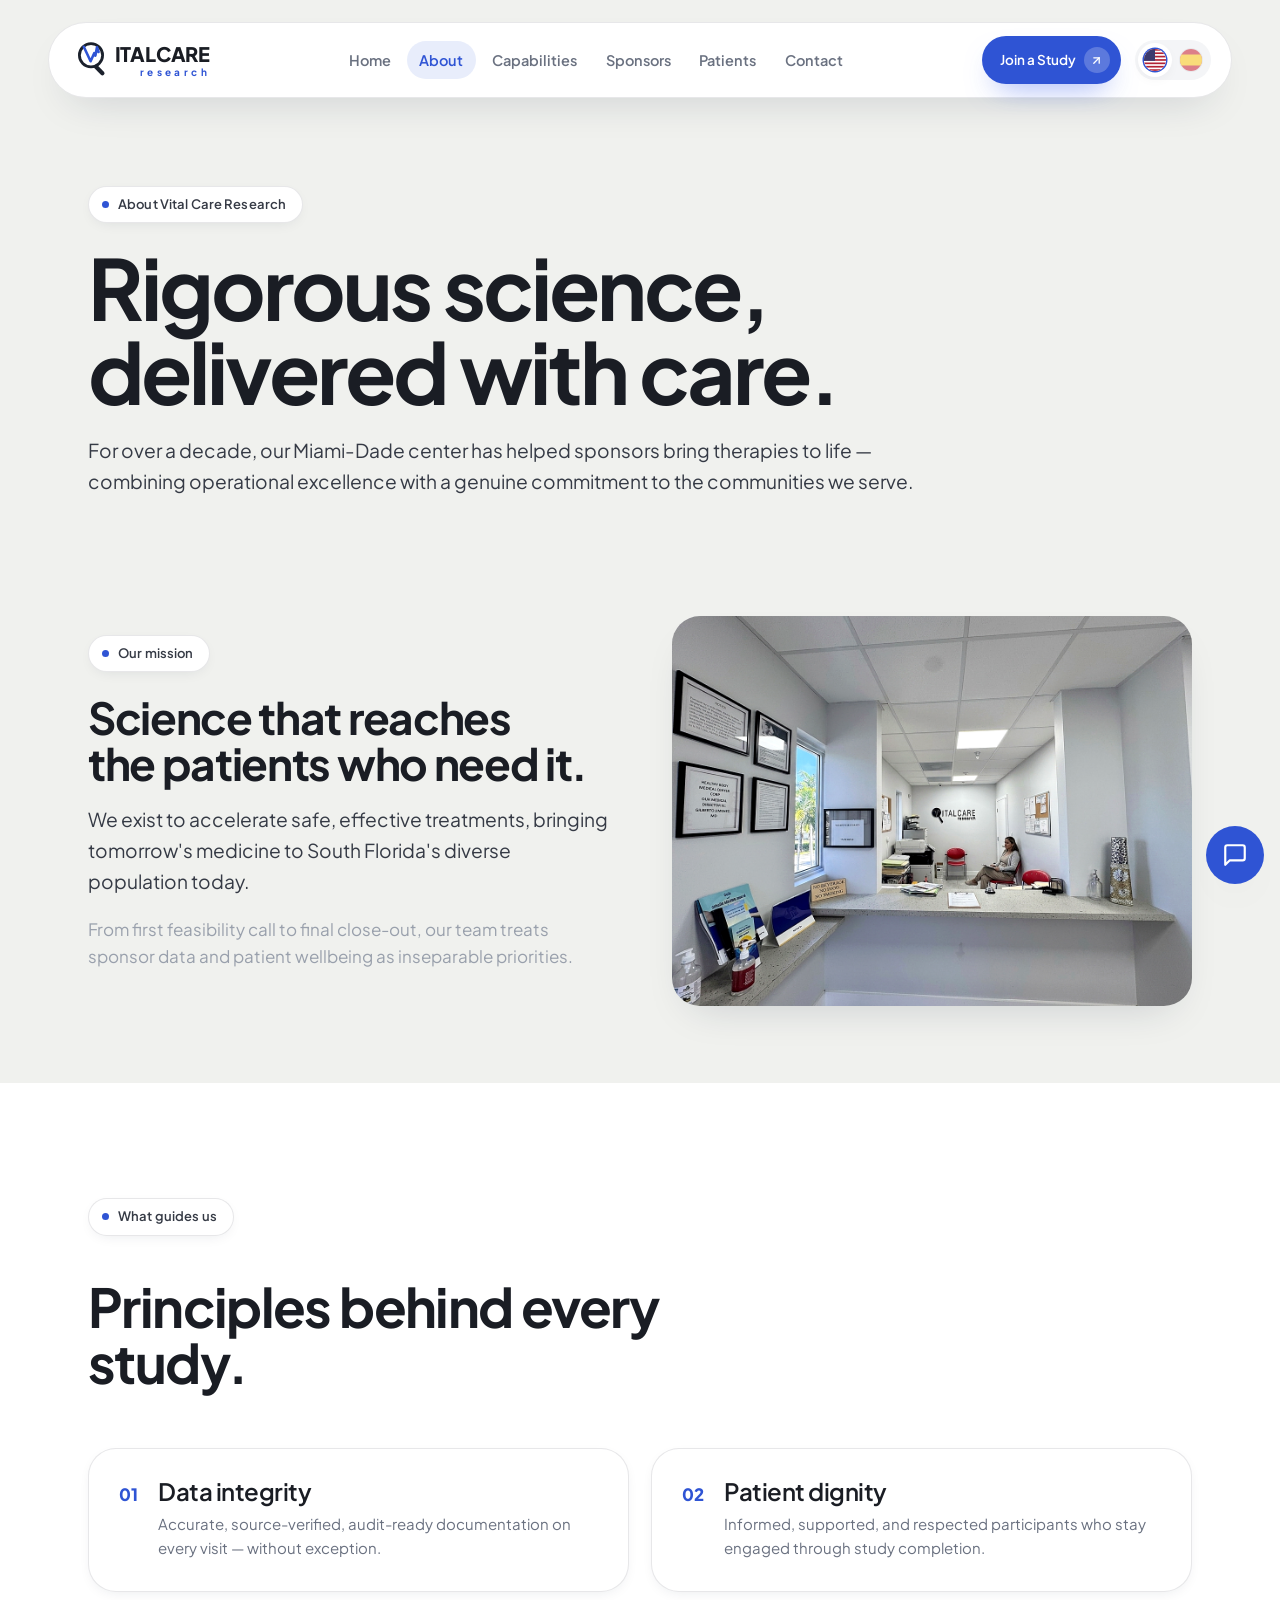
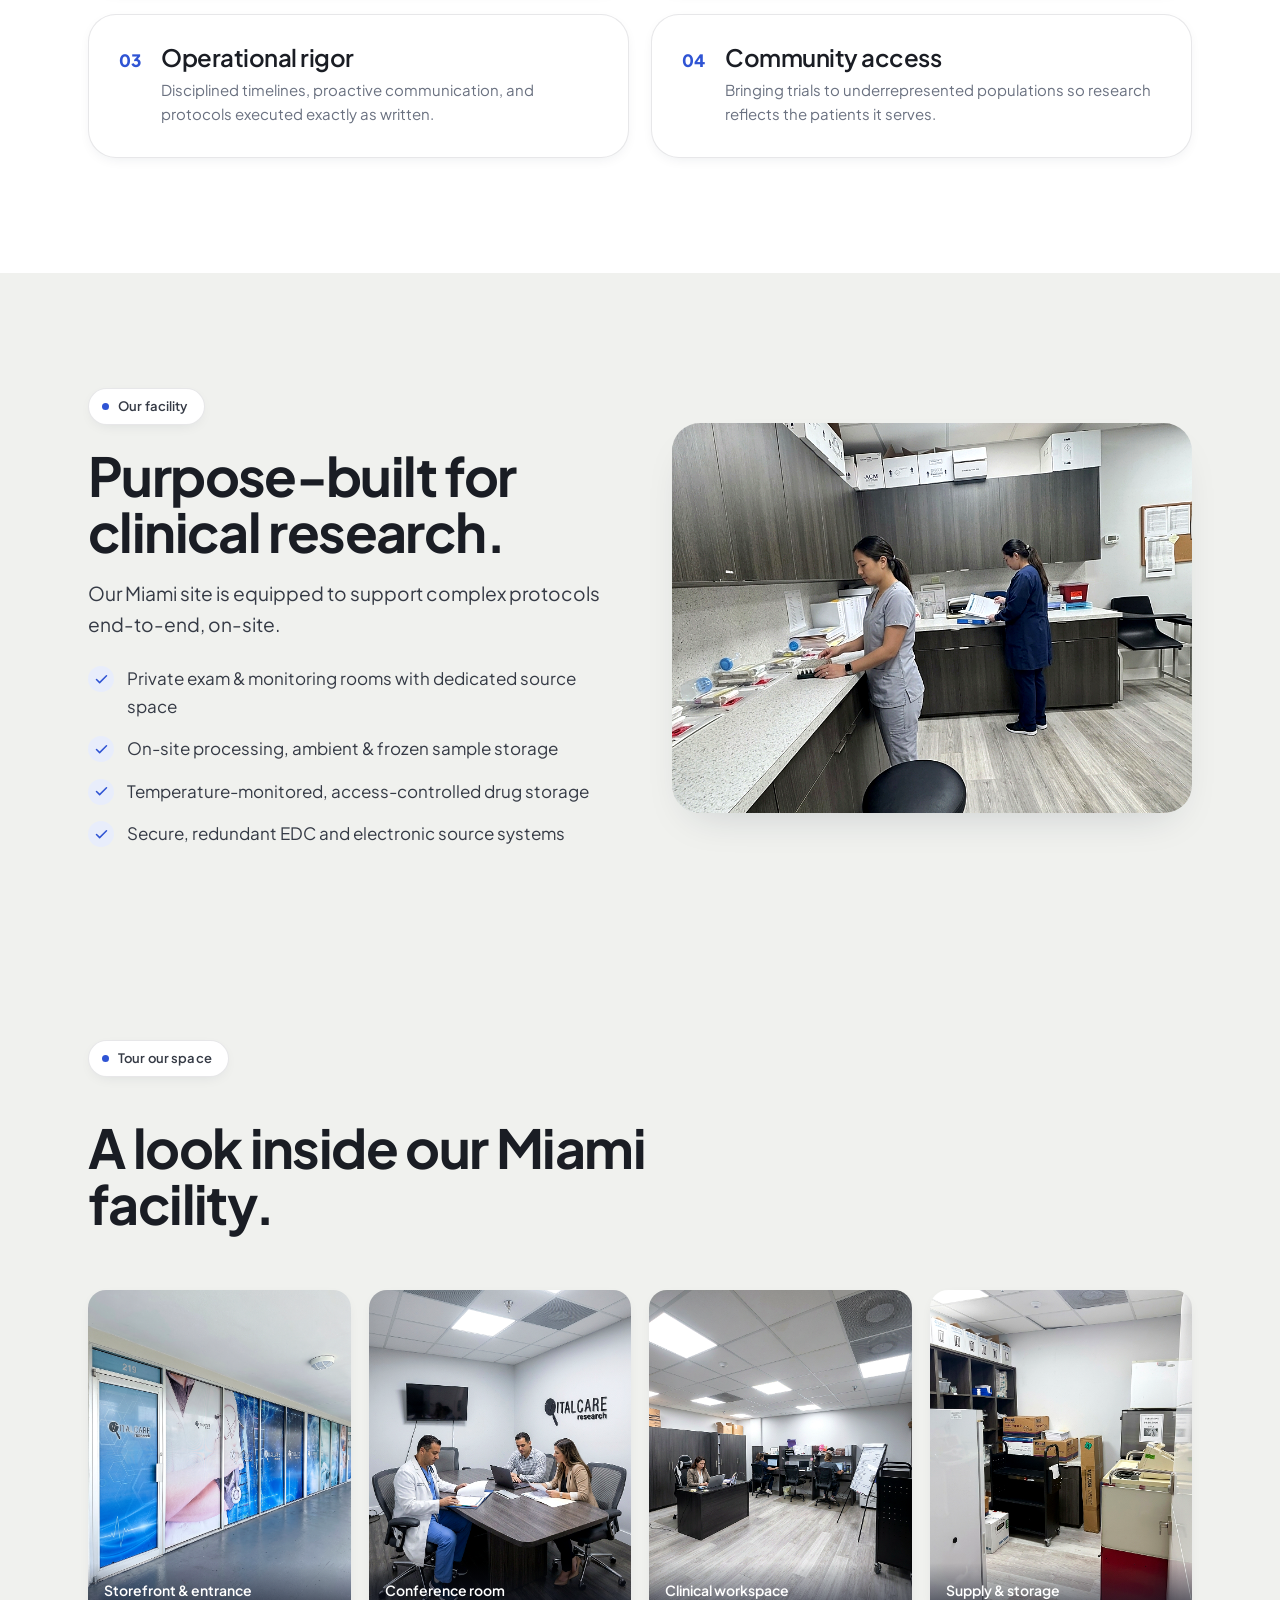
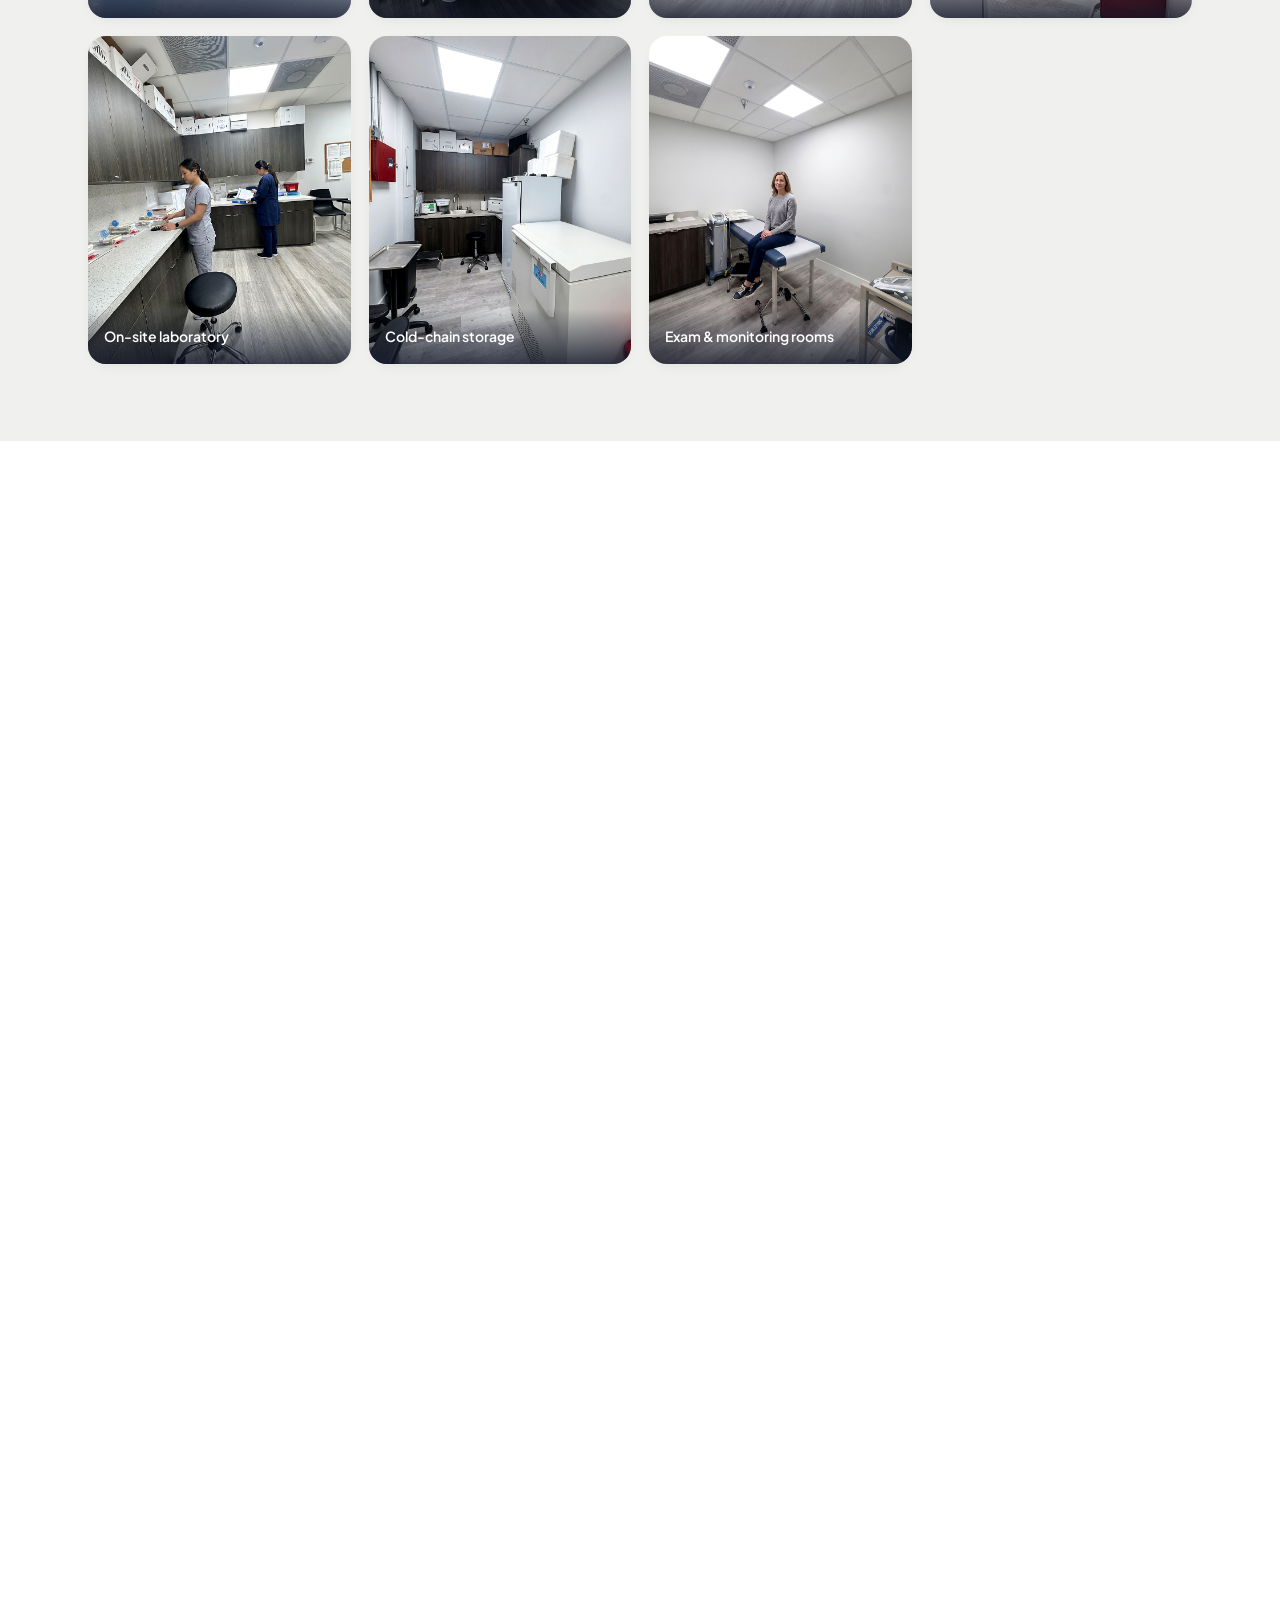
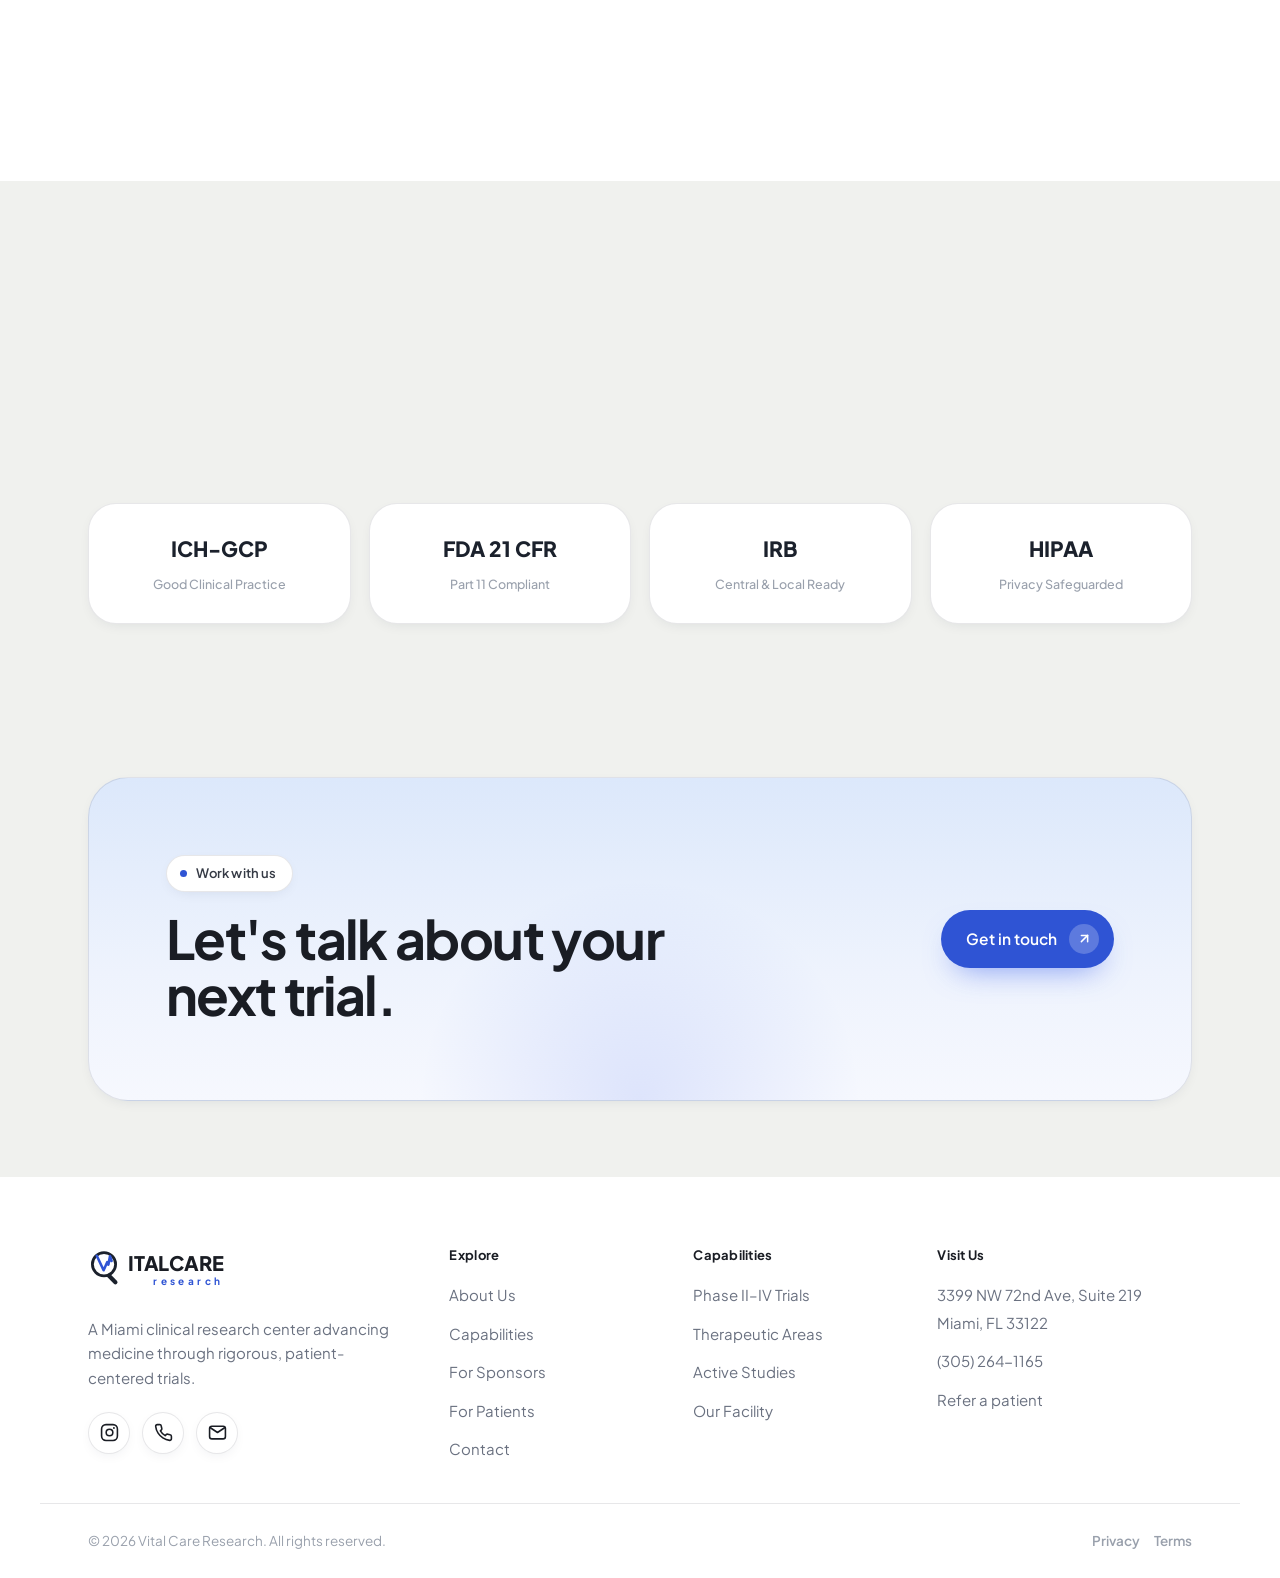
<file: about.html>
<!DOCTYPE html>
<html lang="en">
<head>
<meta charset="UTF-8">
<meta name="viewport" content="width=device-width, initial-scale=1, viewport-fit=cover">
<title>About — Vital Care Research</title>
<meta name="description" content="Learn about Vital Care Research, an experienced clinical research center in Miami, FL — our mission, our facility, our team, and our credentials.">
<link rel="icon" href="img/favicon.svg" type="image/svg+xml">
<link rel="preconnect" href="https://fonts.googleapis.com">
<link rel="preconnect" href="https://fonts.gstatic.com" crossorigin>
<link href="https://fonts.googleapis.com/css2?family=Plus+Jakarta+Sans:wght@400;500;600;700;800&display=swap" rel="stylesheet">
<link rel="stylesheet" href="assets/styles.css?v=15">
<style>
  .values-grid { display:grid; grid-template-columns:repeat(2,1fr); gap:22px; }
  .value { display:flex; gap:20px; align-items:flex-start; padding:30px; border:1px solid var(--line); border-radius:var(--radius-lg); background:var(--surface); box-shadow:var(--shadow-sm); transition:transform .3s var(--ease), box-shadow .3s; }
  .value:hover { transform:translateY(-5px); box-shadow:var(--shadow); }
  .value .n { font-weight:800; font-size:17px; color:var(--blue); flex:none; padding-top:2px; }
  .value h3 { margin-bottom:8px; }
  .value p { color:var(--body); font-size:15px; margin:0; }
  .team-grid { display:grid; grid-template-columns:repeat(3,1fr); gap:24px; }
  .member .avatar { width:100%; aspect-ratio:1/1.08; }
  .member h3 { font-size:20px; margin-top:18px; }
  .member .role { display:inline-block; font-size:12.5px; font-weight:600; color:var(--blue-deep); background:var(--blue-soft); padding:4px 12px; border-radius:100px; margin-top:8px; }
  .member p { color:var(--body); font-size:14.5px; margin-top:12px; }
  .creds { display:grid; grid-template-columns:repeat(4,1fr); gap:18px; }
  .cred { padding:28px; border:1px solid var(--line); border-radius:var(--radius-lg); background:var(--surface); box-shadow:var(--shadow-sm); text-align:center; }
  .cred .k { font-weight:800; font-size:21px; color:var(--green); }
  .cred .v { font-size:12.5px; font-weight:500; color:var(--muted); margin-top:8px; }
  @media (max-width:900px){ .values-grid,.team-grid{ grid-template-columns:1fr; } .creds{ grid-template-columns:1fr 1fr; } }
  @media (max-width:460px){ .creds{ grid-template-columns:1fr; } .value{ padding:22px; } }
</style>
</head>
<body data-page="about">
<div id="site-header"></div>

<section class="page-hero" data-screen-label="About hero">
  <div class="wrap">
    <span class="eyebrow reveal in"><span data-es="Acerca de Vital Care Research">About Vital Care Research</span></span>
    <h1 class="display reveal in" data-d="1" style="margin-top:22px; max-width:16ch;"><span data-es="Ciencia rigurosa, brindada con cuidado.">Rigorous science, delivered with care.</span></h1>
    <p class="lead reveal in" data-d="2"><span data-es="Durante más de una década, nuestro centro en Miami-Dade ha ayudado a los patrocinadores a dar vida a terapias, combinando la excelencia operativa con un compromiso genuino con las comunidades a las que servimos.">For over a decade, our Miami-Dade center has helped sponsors bring therapies to life — combining operational excellence with a genuine commitment to the communities we serve.</span></p>
  </div>
</section>

<!-- mission -->
<section class="section section--tight">
  <div class="wrap split">
    <div class="reveal">
      <span class="eyebrow"><span data-es="Nuestra misión">Our mission</span></span>
      <h2 class="title" style="margin-top:22px; font-size:clamp(28px,3.6vw,44px)"><span data-es="Ciencia que llega a quienes la necesitan.">Science that reaches<br>the patients who need it.</span></h2>
      <p class="lead" style="margin-top:18px;"><span data-es="Existimos para acelerar tratamientos seguros y eficaces, llevando la medicina del mañana a la diversa población del sur de Florida hoy.">We exist to accelerate safe, effective treatments, bringing tomorrow's medicine to South Florida's diverse population today.</span></p>
      <p class="muted"><span data-es="Desde la primera llamada de viabilidad hasta el cierre final, nuestro equipo trata los datos del patrocinador y el bienestar del paciente como prioridades inseparables.">From first feasibility call to final close-out, our team treats sponsor data and patient wellbeing as inseparable priorities.</span></p>
    </div>
    <div class="reveal" data-d="2">
      <img class="photo" src="img/bp.png?v=22" alt="Patient waiting in the Vital Care Research lobby" style="width:100%; aspect-ratio:4/3; border-radius:28px;">
    </div>
  </div>
</section>

<!-- values -->
<section class="section" style="background:var(--surface);" data-screen-label="Values">
  <div class="wrap">
    <div class="sec-head reveal">
      <span class="eyebrow"><span data-es="Lo que nos guía">What guides us</span></span>
      <h2 class="title" style="margin-top:22px;"><span data-es="Principios detrás de cada estudio.">Principles behind every study.</span></h2>
    </div>
    <div class="values-grid">
      <div class="value reveal"><span class="n">01</span><div><h3><span data-es="Integridad de los datos">Data integrity</span></h3><p><span data-es="Documentación precisa, verificada en la fuente y lista para auditorías en cada visita, sin excepción.">Accurate, source-verified, audit-ready documentation on every visit — without exception.</span></p></div></div>
      <div class="value reveal" data-d="1"><span class="n">02</span><div><h3><span data-es="Dignidad del paciente">Patient dignity</span></h3><p><span data-es="Participantes informados, apoyados y respetados que permanecen comprometidos hasta completar el estudio.">Informed, supported, and respected participants who stay engaged through study completion.</span></p></div></div>
      <div class="value reveal" data-d="2"><span class="n">03</span><div><h3><span data-es="Rigor operativo">Operational rigor</span></h3><p><span data-es="Cronogramas disciplinados, comunicación proactiva y protocolos ejecutados exactamente como están escritos.">Disciplined timelines, proactive communication, and protocols executed exactly as written.</span></p></div></div>
      <div class="value reveal" data-d="3"><span class="n">04</span><div><h3><span data-es="Acceso comunitario">Community access</span></h3><p><span data-es="Llevando los ensayos a poblaciones subrepresentadas para que la investigación refleje a los pacientes a los que sirve.">Bringing trials to underrepresented populations so research reflects the patients it serves.</span></p></div></div>
    </div>
  </div>
</section>

<!-- facility -->
<section class="section">
  <div class="wrap split">
    <div class="reveal" data-d="1" style="order:2;">
      <img class="photo" src="img/lab.png?v=18" alt="On-site laboratory at Vital Care Research" style="width:100%; aspect-ratio:4/3; border-radius:28px;">
    </div>
    <div class="reveal" style="order:1;">
      <span class="eyebrow"><span data-es="Nuestras instalaciones">Our facility</span></span>
      <h2 class="title" style="margin-top:22px;"><span data-es="Diseñadas específicamente para la investigación clínica.">Purpose-built for clinical research.</span></h2>
      <p class="lead" style="margin-top:18px;"><span data-es="Nuestro sitio de Miami está equipado para respaldar protocolos complejos de principio a fin, en el sitio.">Our Miami site is equipped to support complex protocols end-to-end, on-site.</span></p>
      <ul class="ticks" style="margin-top:26px;">
        <li><span class="tk"><svg viewBox="0 0 24 24" fill="none" stroke="currentColor" stroke-width="2.4" stroke-linecap="round" stroke-linejoin="round"><polyline points="20 6 9 17 4 12"/></svg></span><span data-es="Salas privadas de examen y monitoreo con espacio dedicado para documentos fuente">Private exam &amp; monitoring rooms with dedicated source space</span></li>
        <li><span class="tk"><svg viewBox="0 0 24 24" fill="none" stroke="currentColor" stroke-width="2.4" stroke-linecap="round" stroke-linejoin="round"><polyline points="20 6 9 17 4 12"/></svg></span><span data-es="Procesamiento en el sitio y almacenamiento de muestras a temperatura ambiente y congeladas">On-site processing, ambient &amp; frozen sample storage</span></li>
        <li><span class="tk"><svg viewBox="0 0 24 24" fill="none" stroke="currentColor" stroke-width="2.4" stroke-linecap="round" stroke-linejoin="round"><polyline points="20 6 9 17 4 12"/></svg></span><span data-es="Almacenamiento de medicamentos con temperatura monitoreada y acceso controlado">Temperature-monitored, access-controlled drug storage</span></li>
        <li><span class="tk"><svg viewBox="0 0 24 24" fill="none" stroke="currentColor" stroke-width="2.4" stroke-linecap="round" stroke-linejoin="round"><polyline points="20 6 9 17 4 12"/></svg></span><span data-es="Sistemas EDC y de fuente electrónica seguros y redundantes">Secure, redundant EDC and electronic source systems</span></li>
      </ul>
    </div>
  </div>
</section>

<!-- room gallery -->
<section class="section section--tight" data-screen-label="Facility gallery">
  <div class="wrap">
    <div class="sec-head reveal">
      <span class="eyebrow"><span data-es="Recorra nuestro espacio">Tour our space</span></span>
      <h2 class="title" style="margin-top:22px;"><span data-es="Un vistazo a nuestras instalaciones en Miami.">A look inside our Miami facility.</span></h2>
    </div>
    <div class="gallery reveal">
      <figure><img src="img/exterior.png?v=18" alt="Storefront and entrance"><figcaption><span data-es="Fachada y entrada">Storefront &amp; entrance</span></figcaption></figure>
      <figure><img src="img/conference.png?v=17" alt="Conference room"><figcaption><span data-es="Sala de conferencias">Conference room</span></figcaption></figure>
      <figure><img src="img/office.png?v=17" alt="Clinical workspace"><figcaption><span data-es="Área clínica">Clinical workspace</span></figcaption></figure>
      <figure><img src="img/storage.png?v=17" alt="Supply and storage"><figcaption><span data-es="Suministros y almacén">Supply &amp; storage</span></figcaption></figure>
      <figure><img src="img/lab.png?v=18" alt="On-site laboratory"><figcaption><span data-es="Laboratorio en el sitio">On-site laboratory</span></figcaption></figure>
      <figure><img src="img/cold-storage.png?v=17" alt="Cold-chain storage"><figcaption><span data-es="Almacenamiento en cadena de frío">Cold-chain storage</span></figcaption></figure>
      <figure><img src="img/exam.png?v=21" alt="Exam and monitoring rooms"><figcaption><span data-es="Salas de examen y monitoreo">Exam &amp; monitoring rooms</span></figcaption></figure>
    </div>
  </div>
</section>

<!-- team -->
<section class="section" style="background:var(--surface);" data-screen-label="Team">
  <div class="wrap">
    <div class="sec-head sec-head--center reveal">
      <span class="eyebrow"><span data-es="Nuestros médicos">Our physicians</span></span>
      <h2 class="title" style="margin-top:22px;"><span data-es="Liderazgo clínico con experiencia.">Clinical leadership you can trust.</span></h2>
      <p><span data-es="Nuestro equipo médico aporta décadas de experiencia en medicina interna y psiquiatría a la supervisión de protocolos y la atención al participante.">Our medical team brings decades of internal medicine and psychiatry expertise to protocol oversight and participant care.</span></p>
    </div>
    <div class="physician-grid">
      <article class="physician-card reveal">
        <div class="physician-photo">
          <img src="img/gilberto-jimenez.png?v=15" alt="Dr. Gilberto Jimenez, MD" width="512" height="512" loading="lazy">
        </div>
        <div class="physician-body">
          <h3><span data-es="Dr. Gilberto Jimenez, MD">Dr. Gilberto Jimenez, MD</span></h3>
          <p class="physician-role"><span data-es="Investigador Principal · Medicina Interna">Principal Investigator · Internal Medicine</span></p>
          <p class="physician-lead"><span data-es="Internista en el sur de Florida con más de 20 años de práctica clínica. Graduado del Instituto Superior de Ciencias Médicas de Camagüey.">Internist in South Florida with more than 20 years in clinical practice. Graduate of The Superior Institute of Medical Sciences of Camagüey.</span></p>
          <ul class="physician-points">
            <li><span data-es="Hipertensión, diabetes y artritis">Hypertension, diabetes, and arthritis</span></li>
            <li><span data-es="Elegibilidad médica y supervisión de protocolos">Medical eligibility and protocol oversight</span></li>
            <li><span data-es="Seguridad del participante en ensayos activos">Participant safety across active trials</span></li>
          </ul>
        </div>
      </article>
      <article class="physician-card reveal" data-d="1">
        <div class="physician-photo">
          <img src="img/maria-rodil.png?v=15" alt="Dr. Maria Rodil" width="512" height="512" loading="lazy">
        </div>
        <div class="physician-body">
          <h3><span data-es="Dra. Maria Rodil">Dr. Maria Rodil</span></h3>
          <p class="physician-role"><span data-es="Investigadora Principal · Psiquiatría">Principal Investigator · Psychiatry</span></p>
          <p class="physician-lead"><span data-es="Investigadora Principal con más de 40 años de experiencia en psiquiatría clínica.">Principal Investigator with more than 40 years of clinical psychiatry experience.</span></p>
          <ul class="physician-points">
            <li><span data-es="Psiquiatría geriátrica y manejo de medicación">Geriatric psychiatry and medication management</span></li>
            <li><span data-es="Depresión, ansiedad y trastornos del ánimo">Depression, anxiety, and mood disorders</span></li>
            <li><span data-es="Atención integrada con equipos de terapia">Integrated care with therapy teams</span></li>
          </ul>
        </div>
      </article>
    </div>
  </div>
</section>

<!-- credentials -->
<section class="section section--tight">
  <div class="wrap">
    <div class="sec-head sec-head--center reveal">
      <span class="eyebrow"><span data-es="Credenciales y cumplimiento">Credentials &amp; compliance</span></span>
      <h2 class="title" style="margin-top:18px;"><span data-es="Sujetos a los más altos estándares.">Held to the highest standards.</span></h2>
    </div>
    <div class="creds reveal">
      <div class="cred"><div class="k">ICH-GCP</div><div class="v"><span data-es="Buenas Prácticas Clínicas">Good Clinical Practice</span></div></div>
      <div class="cred"><div class="k">FDA 21 CFR</div><div class="v"><span data-es="Cumple la Parte 11">Part 11 Compliant</span></div></div>
      <div class="cred"><div class="k">IRB</div><div class="v"><span data-es="Listo para IRB Central y Local">Central &amp; Local Ready</span></div></div>
      <div class="cred"><div class="k">HIPAA</div><div class="v"><span data-es="Privacidad protegida">Privacy Safeguarded</span></div></div>
    </div>
  </div>
</section>

<!-- CTA -->
<section class="section section--tight">
  <div class="wrap">
    <div class="cta-band reveal">
      <div class="glow"></div>
      <div style="position:relative; z-index:2; display:flex; justify-content:space-between; align-items:center; gap:40px; flex-wrap:wrap;">
        <div style="max-width:560px;">
          <span class="eyebrow"><span data-es="Trabaje con nosotros">Work with us</span></span>
          <h2 class="title" style="margin-top:18px;"><span data-es="Hablemos de su próximo ensayo.">Let's talk about your next trial.</span></h2>
        </div>
        <a class="btn btn-primary" href="contact.html"><span data-es="Póngase en contacto">Get in touch</span><span class="circle"><svg viewBox="0 0 24 24" fill="none" stroke="currentColor" stroke-width="2.4" stroke-linecap="round" stroke-linejoin="round"><line x1="7" y1="17" x2="17" y2="7"/><polyline points="7 7 17 7 17 17"/></svg></span></a>
      </div>
    </div>
  </div>
</section>

<div id="site-footer"></div>
<script src="assets/i18n.js?v=13"></script>
<script src="assets/site.js?v=14"></script>
<script src="assets/chatbot.js?v=13"></script>
</body>
</html>
</file>
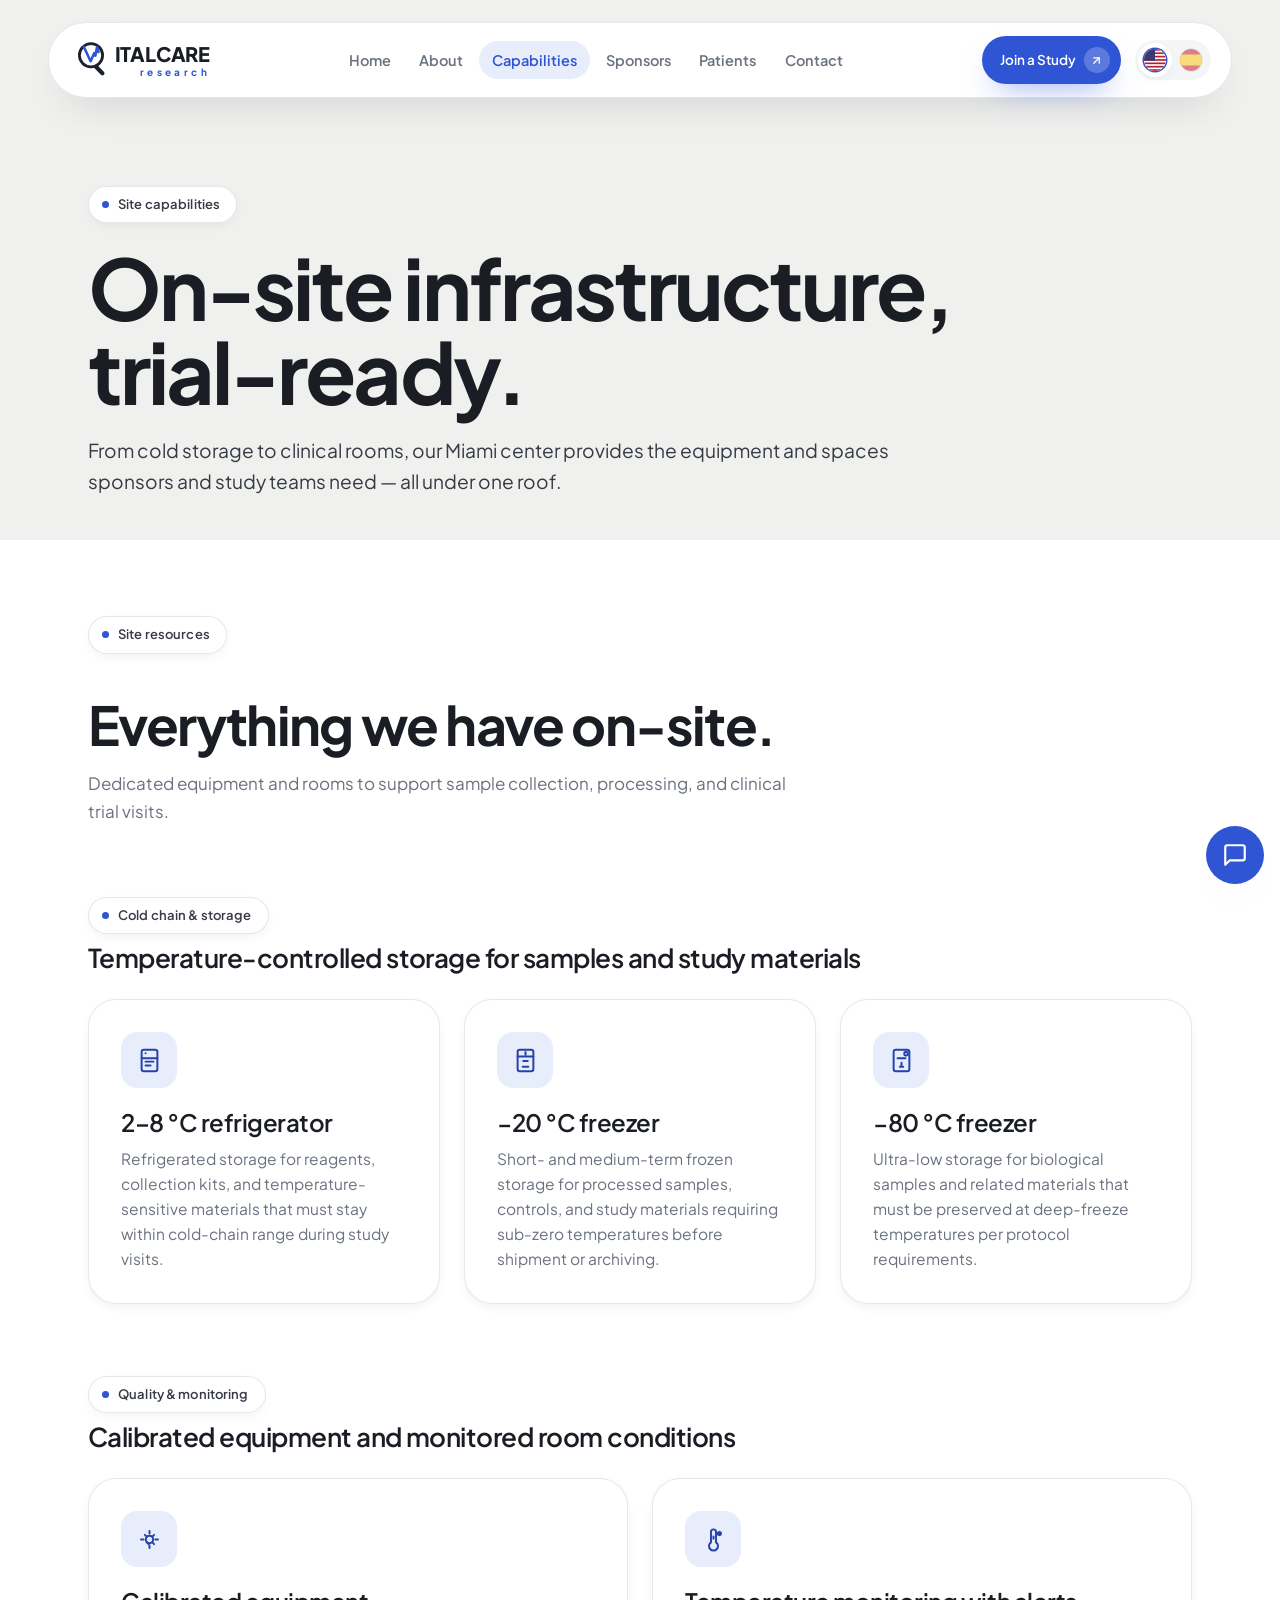
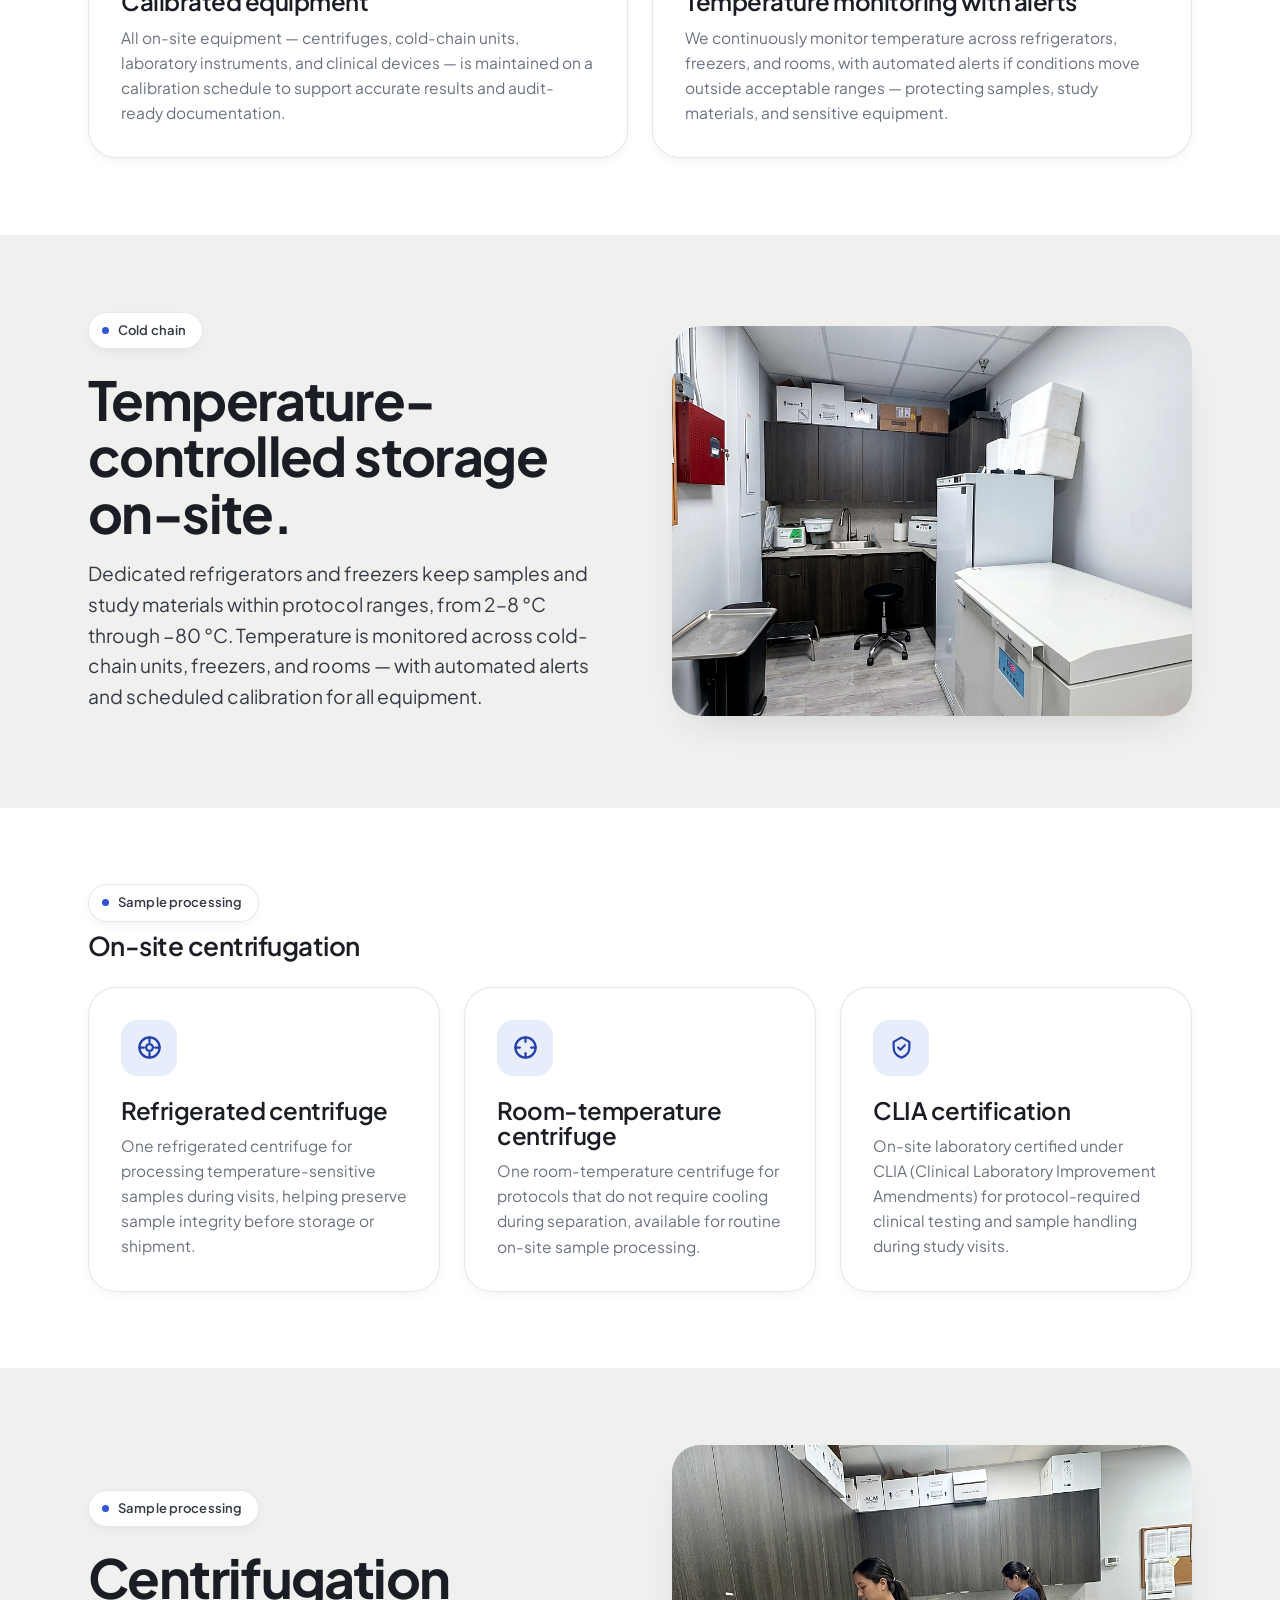
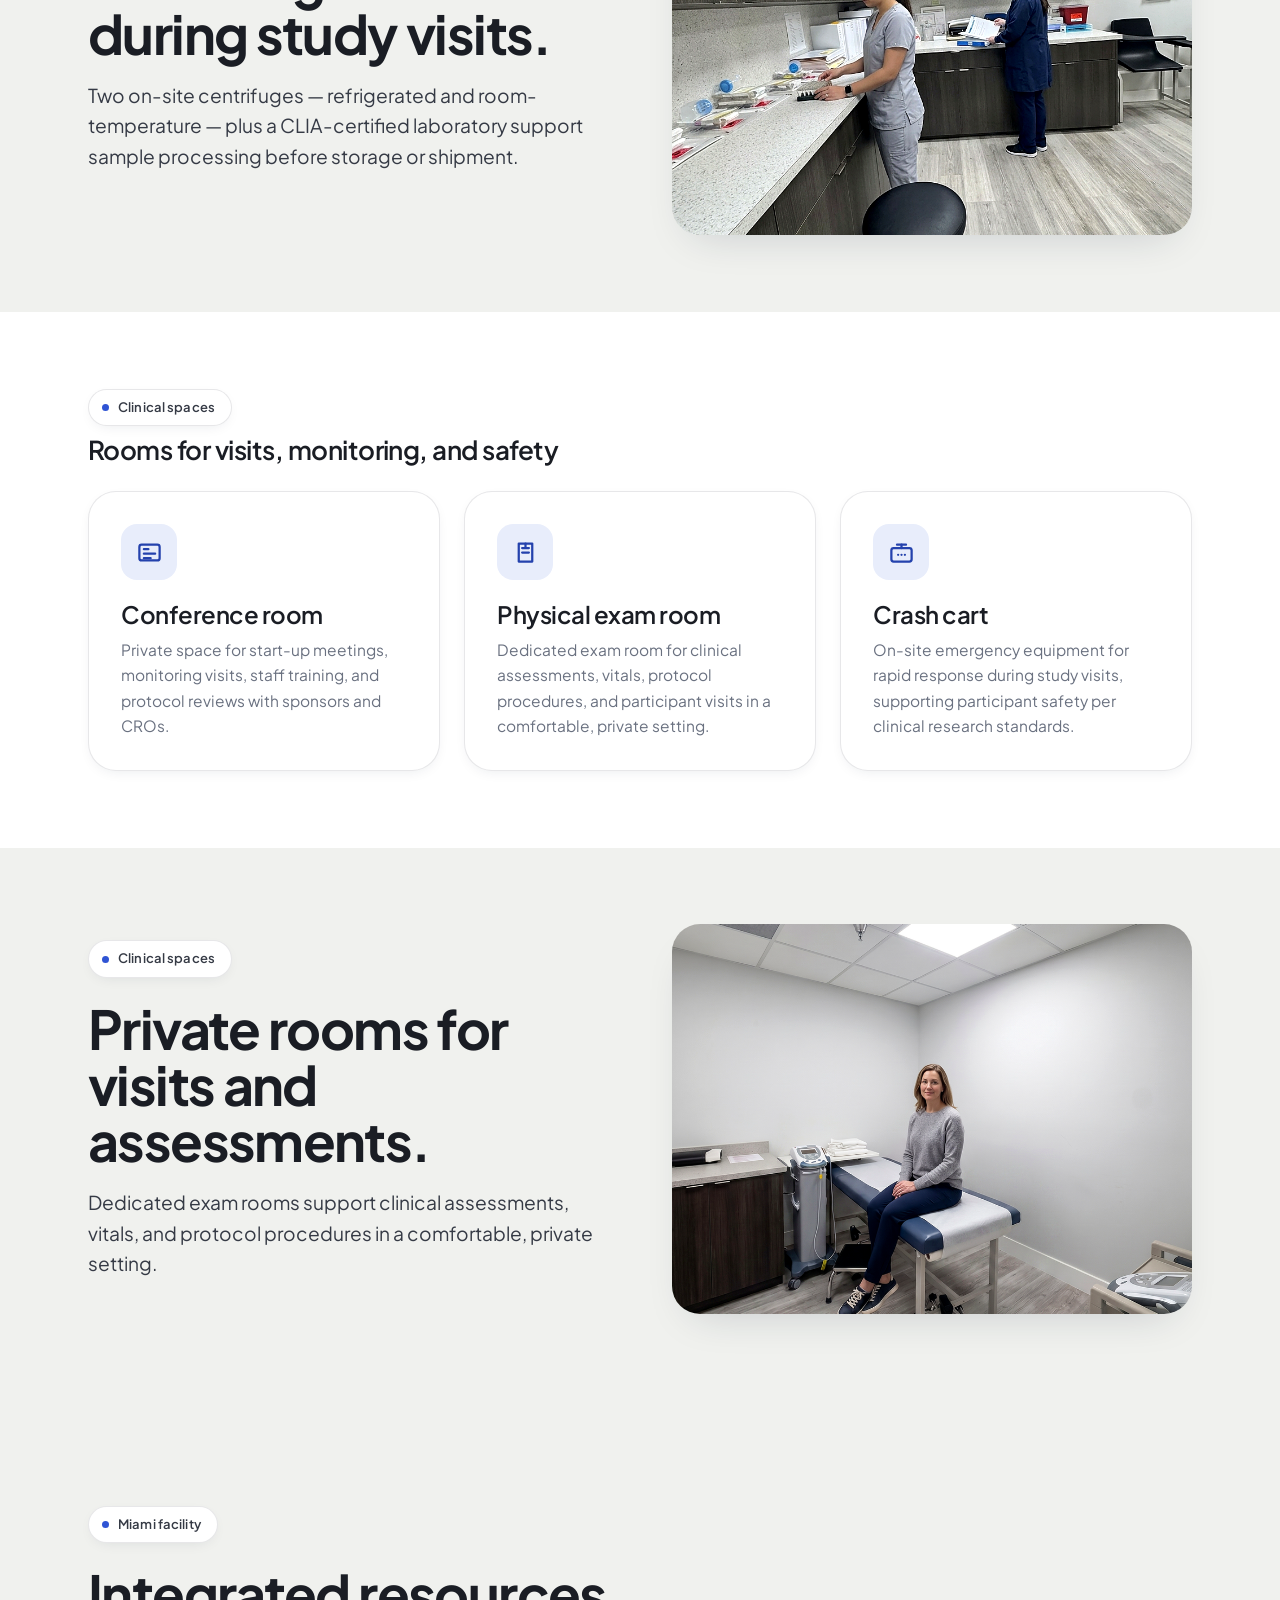
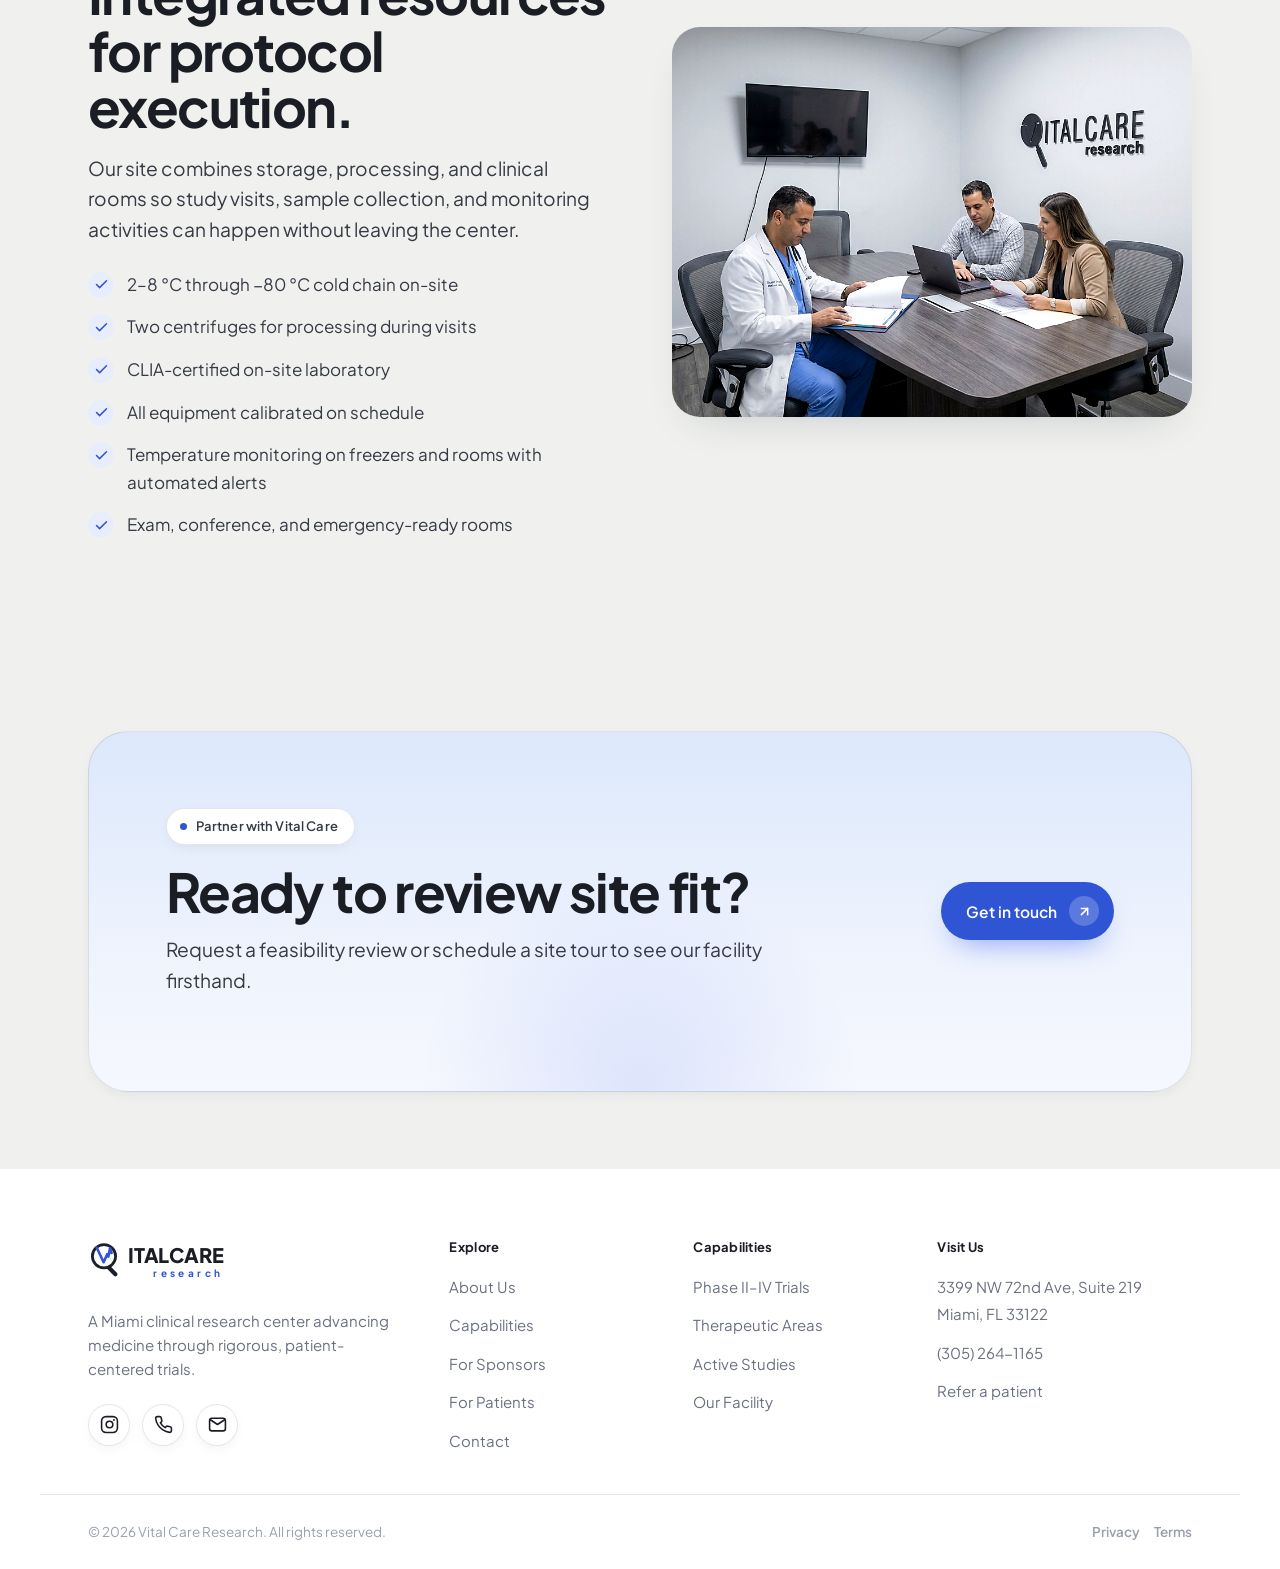
<file: capabilities.html>
<!DOCTYPE html>
<html lang="en">
<head>
<meta charset="UTF-8">
<meta name="viewport" content="width=device-width, initial-scale=1, viewport-fit=cover">
<title>Capabilities — Vital Care Research</title>
<meta name="description" content="On-site clinical research infrastructure at Vital Care Research in Miami: CLIA-certified laboratory, cold storage, centrifuges, exam rooms, conference space, and emergency equipment for Phase II–IV trials.">
<link rel="icon" href="img/favicon.svg" type="image/svg+xml">
<link rel="preconnect" href="https://fonts.googleapis.com">
<link rel="preconnect" href="https://fonts.gstatic.com" crossorigin>
<link href="https://fonts.googleapis.com/css2?family=Plus+Jakarta+Sans:wght@400;500;600;700;800&display=swap" rel="stylesheet">
<link rel="stylesheet" href="assets/styles.css?v=15">
<style>
  .cap-group { margin-top: clamp(48px, 7vw, 72px); }
  .cap-group:first-of-type { margin-top: 0; }
  .cap-group-head { margin-bottom: 28px; }
  .cap-group-head h3 { font-size: clamp(20px, 2.4vw, 26px); margin: 10px 0 0; }
</style>
</head>
<body data-page="capabilities">
<div id="site-header"></div>

<section class="page-hero" data-screen-label="Capabilities hero">
  <div class="wrap">
    <span class="eyebrow reveal in"><span data-es="Capacidades del sitio">Site capabilities</span></span>
    <h1 class="display reveal in" data-d="1" style="margin-top:22px; max-width:18ch;"><span data-es="Infraestructura en el sitio, lista para ensayos.">On-site infrastructure, trial-ready.</span></h1>
    <p class="lead reveal in" data-d="2"><span data-es="Desde el almacenamiento en frío hasta las salas clínicas, nuestro centro en Miami cuenta con los equipos y espacios que los patrocinadores y los equipos de estudio necesitan, bajo un mismo techo.">From cold storage to clinical rooms, our Miami center provides the equipment and spaces sponsors and study teams need — all under one roof.</span></p>
  </div>
</section>

<!-- cold chain -->
<section class="section section--tight" style="background:var(--surface);" data-screen-label="Cold chain">
  <div class="wrap">
    <div class="sec-head reveal">
      <span class="eyebrow"><span data-es="Recursos del sitio">Site resources</span></span>
      <h2 class="title" style="margin-top:22px;"><span data-es="Todo lo que tenemos en el sitio.">Everything we have on-site.</span></h2>
      <p><span data-es="Equipos y espacios dedicados para respaldar la recolección, el procesamiento y las visitas de ensayos clínicos.">Dedicated equipment and rooms to support sample collection, processing, and clinical trial visits.</span></p>
    </div>

    <div class="cap-group">
      <div class="cap-group-head reveal">
        <span class="eyebrow"><span data-es="Cadena de frío y almacenamiento">Cold chain &amp; storage</span></span>
        <h3><span data-es="Temperatura controlada para muestras e investigación">Temperature-controlled storage for samples and study materials</span></h3>
      </div>
      <div class="grid grid-3">
        <div class="card reveal"><div class="ico"><img src="img/icons/fridge-2-8.svg" alt="" width="27" height="27"></div><h3><span data-es="Refrigerador 2–8 °C">2–8 °C refrigerator</span></h3><p><span data-es="Almacenamiento refrigerado para reactivos, kits de recolección y materiales sensibles a la temperatura que deben mantenerse dentro del rango de cadena de frío durante las visitas del estudio.">Refrigerated storage for reagents, collection kits, and temperature-sensitive materials that must stay within cold-chain range during study visits.</span></p></div>
        <div class="card green reveal" data-d="1"><div class="ico"><img src="img/icons/freezer-20.svg" alt="" width="27" height="27"></div><h3><span data-es="Congelador −20 °C">−20 °C freezer</span></h3><p><span data-es="Almacenamiento congelado a corto y mediano plazo para muestras procesadas, controles y materiales de estudio que requieren temperaturas bajo cero antes del envío o archivo.">Short- and medium-term frozen storage for processed samples, controls, and study materials requiring sub-zero temperatures before shipment or archiving.</span></p></div>
        <div class="card reveal" data-d="2"><div class="ico"><img src="img/icons/freezer-80.svg" alt="" width="27" height="27"></div><h3><span data-es="Congelador −80 °C">−80 °C freezer</span></h3><p><span data-es="Almacenamiento ultrabajo para muestras biológicas y materiales relacionados que deben preservarse a temperaturas de congelación profunda según los requisitos del protocolo.">Ultra-low storage for biological samples and related materials that must be preserved at deep-freeze temperatures per protocol requirements.</span></p></div>
      </div>
    </div>

    <div class="cap-group">
      <div class="cap-group-head reveal">
        <span class="eyebrow"><span data-es="Calidad y monitoreo">Quality &amp; monitoring</span></span>
        <h3><span data-es="Equipos calibrados y temperatura ambiental bajo control">Calibrated equipment and monitored room conditions</span></h3>
      </div>
      <div class="grid grid-3" style="grid-template-columns: repeat(2, 1fr);">
        <div class="card reveal"><div class="ico"><img src="img/icons/calibrated.svg" alt="" width="27" height="27"></div><h3><span data-es="Equipos calibrados">Calibrated equipment</span></h3><p><span data-es="Todo el equipo del sitio — centrifugadoras, unidades de cadena de frío, instrumentos de laboratorio y dispositivos clínicos — se mantiene calibrado según cronograma para respaldar resultados precisos y documentación lista para auditorías.">All on-site equipment — centrifuges, cold-chain units, laboratory instruments, and clinical devices — is maintained on a calibration schedule to support accurate results and audit-ready documentation.</span></p></div>
        <div class="card green reveal" data-d="1"><div class="ico"><img src="img/icons/temp-monitor.svg" alt="" width="27" height="27"></div><h3><span data-es="Monitoreo de temperatura con alertas">Temperature monitoring with alerts</span></h3><p><span data-es="Monitoreamos continuamente la temperatura en refrigeradores, congeladores y salas, con alertas automáticas si las condiciones salen de los rangos aceptables, para proteger muestras, investigación y equipos sensibles.">We continuously monitor temperature across refrigerators, freezers, and rooms, with automated alerts if conditions move outside acceptable ranges — protecting samples, study materials, and sensitive equipment.</span></p></div>
      </div>
    </div>
  </div>
</section>

<section class="section section--tight" data-screen-label="Cold chain photo">
  <div class="wrap split">
    <div class="reveal">
      <span class="eyebrow"><span data-es="Cadena de frío">Cold chain</span></span>
      <h2 class="title" style="margin-top:22px;"><span data-es="Almacenamiento con temperatura controlada en el sitio.">Temperature-controlled storage on-site.</span></h2>
      <p class="lead" style="margin-top:18px;"><span data-es="Refrigeradores y congeladores dedicados mantienen muestras e investigación dentro de los rangos del protocolo, de 2–8 °C hasta −80 °C. Monitoreamos la temperatura en unidades de cadena de frío, congeladores y salas, con alertas automáticas y calibración programada de todo el equipo.">Dedicated refrigerators and freezers keep samples and study materials within protocol ranges, from 2–8 °C through −80 °C. Temperature is monitored across cold-chain units, freezers, and rooms — with automated alerts and scheduled calibration for all equipment.</span></p>
    </div>
    <div class="reveal" data-d="1">
      <img class="photo" src="img/cold-storage.png?v=17" alt="Cold-chain storage room with medical freezers at Vital Care Research" style="width:100%; aspect-ratio:4/3; border-radius:28px;">
    </div>
  </div>
</section>

<section class="section section--tight" style="background:var(--surface);" data-screen-label="Sample processing">
  <div class="wrap">
    <div class="cap-group" style="margin-top:0;">
      <div class="cap-group-head reveal">
        <span class="eyebrow"><span data-es="Procesamiento de muestras">Sample processing</span></span>
        <h3><span data-es="Centrifugación en el sitio">On-site centrifugation</span></h3>
      </div>
      <div class="grid grid-3">
        <div class="card reveal"><div class="ico"><svg viewBox="0 0 24 24" fill="none" stroke="currentColor" stroke-width="2" stroke-linecap="round" stroke-linejoin="round"><circle cx="12" cy="12" r="9"/><path d="M12 3v4"/><path d="M12 17v4"/><path d="M3 12h4"/><path d="M17 12h4"/><circle cx="12" cy="12" r="3"/></svg></div><h3><span data-es="Centrifugadora refrigerada">Refrigerated centrifuge</span></h3><p><span data-es="Una centrifugadora refrigerada para procesar muestras sensibles a la temperatura durante las visitas, ayudando a mantener la integridad de las muestras antes del almacenamiento o envío.">One refrigerated centrifuge for processing temperature-sensitive samples during visits, helping preserve sample integrity before storage or shipment.</span></p></div>
        <div class="card green reveal" data-d="1"><div class="ico"><svg viewBox="0 0 24 24" fill="none" stroke="currentColor" stroke-width="2" stroke-linecap="round" stroke-linejoin="round"><circle cx="12" cy="12" r="9"/><path d="M12 3v4"/><path d="M12 17v4"/><path d="M3 12h4"/><path d="M17 12h4"/></svg></div><h3><span data-es="Centrifugadora a temperatura ambiente">Room-temperature centrifuge</span></h3><p><span data-es="Una centrifugadora a temperatura ambiente para protocolos que no requieren enfriamiento durante la separación, disponible para procesamiento rutinario de muestras en el sitio.">One room-temperature centrifuge for protocols that do not require cooling during separation, available for routine on-site sample processing.</span></p></div>
        <div class="card reveal" data-d="2"><div class="ico"><svg viewBox="0 0 24 24" fill="none" stroke="currentColor" stroke-width="2" stroke-linecap="round" stroke-linejoin="round"><path d="M12 3l7 4v5c0 4.5-3 7.7-7 9-4-1.3-7-4.5-7-9V7l7-4z"/><polyline points="9 12 11 14 15 10"/></svg></div><h3><span data-es="Certificación CLIA">CLIA certification</span></h3><p><span data-es="Laboratorio en el sitio certificado bajo CLIA (Clinical Laboratory Improvement Amendments) para pruebas clínicas y manejo de muestras requeridas por el protocolo durante las visitas del estudio.">On-site laboratory certified under CLIA (Clinical Laboratory Improvement Amendments) for protocol-required clinical testing and sample handling during study visits.</span></p></div>
      </div>
    </div>
  </div>
</section>

<section class="section section--tight" data-screen-label="Processing photo">
  <div class="wrap split">
    <div class="reveal" data-d="1" style="order:2;">
      <img class="photo" src="img/lab.png?v=18" alt="On-site laboratory with centrifuges at Vital Care Research" style="width:100%; aspect-ratio:4/3; border-radius:28px;">
    </div>
    <div class="reveal" style="order:1;">
      <span class="eyebrow"><span data-es="Procesamiento de muestras">Sample processing</span></span>
      <h2 class="title" style="margin-top:22px;"><span data-es="Centrifugación durante las visitas del estudio.">Centrifugation during study visits.</span></h2>
      <p class="lead" style="margin-top:18px;"><span data-es="Dos centrifugadoras en el sitio — refrigerada y a temperatura ambiente — y un laboratorio certificado CLIA respaldan el procesamiento de muestras antes del almacenamiento o envío.">Two on-site centrifuges — refrigerated and room-temperature — plus a CLIA-certified laboratory support sample processing before storage or shipment.</span></p>
    </div>
  </div>
</section>

<section class="section section--tight" style="background:var(--surface);" data-screen-label="Clinical spaces">
  <div class="wrap">
    <div class="cap-group" style="margin-top:0;">
      <div class="cap-group-head reveal">
        <span class="eyebrow"><span data-es="Espacios clínicos">Clinical spaces</span></span>
        <h3><span data-es="Salas para visitas, monitoreo y seguridad">Rooms for visits, monitoring, and safety</span></h3>
      </div>
      <div class="grid grid-3">
        <div class="card reveal"><div class="ico"><svg viewBox="0 0 24 24" fill="none" stroke="currentColor" stroke-width="2" stroke-linecap="round" stroke-linejoin="round"><rect x="3" y="5" width="18" height="14" rx="2"/><path d="M7 9h4"/><path d="M7 13h10"/><path d="M7 17h6"/></svg></div><h3><span data-es="Sala de conferencias">Conference room</span></h3><p><span data-es="Espacio privado para reuniones de inicio, visitas de monitoreo, capacitaciones del personal y revisiones de protocolo con patrocinadores y CRO.">Private space for start-up meetings, monitoring visits, staff training, and protocol reviews with sponsors and CROs.</span></p></div>
        <div class="card green reveal" data-d="1"><div class="ico"><svg viewBox="0 0 24 24" fill="none" stroke="currentColor" stroke-width="2" stroke-linecap="round" stroke-linejoin="round"><path d="M6 4h12v16H6z"/><path d="M9 8h6"/><path d="M9 12h6"/><path d="M12 4v3"/></svg></div><h3><span data-es="Sala de examen físico">Physical exam room</span></h3><p><span data-es="Sala de examen dedicada para evaluaciones clínicas, signos vitales, procedimientos del protocolo y visitas de participantes en un entorno cómodo y privado.">Dedicated exam room for clinical assessments, vitals, protocol procedures, and participant visits in a comfortable, private setting.</span></p></div>
        <div class="card reveal" data-d="2"><div class="ico"><svg viewBox="0 0 24 24" fill="none" stroke="currentColor" stroke-width="2" stroke-linecap="round" stroke-linejoin="round"><rect x="3" y="8" width="18" height="12" rx="2"/><path d="M12 8V5"/><path d="M8 5h8"/><path d="M9 14h.01"/><path d="M12 14h.01"/><path d="M15 14h.01"/></svg></div><h3><span data-es="Carro de paro">Crash cart</span></h3><p><span data-es="Equipo de emergencia en el sitio para respuesta rápida durante las visitas del estudio, respaldando la seguridad del participante según los estándares de investigación clínica.">On-site emergency equipment for rapid response during study visits, supporting participant safety per clinical research standards.</span></p></div>
      </div>
    </div>
  </div>
</section>

<section class="section section--tight" data-screen-label="Clinical photo">
  <div class="wrap split">
    <div class="reveal">
      <span class="eyebrow"><span data-es="Espacios clínicos">Clinical spaces</span></span>
      <h2 class="title" style="margin-top:22px;"><span data-es="Salas privadas para visitas y evaluaciones.">Private rooms for visits and assessments.</span></h2>
      <p class="lead" style="margin-top:18px;"><span data-es="Salas de examen dedicadas respaldan evaluaciones clínicas, signos vitales y procedimientos del protocolo en un entorno cómodo y privado.">Dedicated exam rooms support clinical assessments, vitals, and protocol procedures in a comfortable, private setting.</span></p>
    </div>
    <div class="reveal" data-d="1">
      <img class="photo" src="img/exam.png?v=21" alt="Physical exam room at Vital Care Research" style="width:100%; aspect-ratio:4/3; border-radius:28px;">
    </div>
  </div>
</section>

<!-- facility photo -->
<section class="section" data-screen-label="Facility">
  <div class="wrap split">
    <div class="reveal" data-d="1" style="order:2;">
      <img class="photo" src="img/conference.png?v=17" alt="Conference room for sponsor monitoring visits at Vital Care Research" style="width:100%; aspect-ratio:4/3; border-radius:28px;">
    </div>
    <div class="reveal" style="order:1;">
      <span class="eyebrow"><span data-es="Instalaciones en Miami">Miami facility</span></span>
      <h2 class="title" style="margin-top:22px;"><span data-es="Recursos integrados para la ejecución del protocolo.">Integrated resources for protocol execution.</span></h2>
      <p class="lead" style="margin-top:18px;"><span data-es="Nuestro sitio combina almacenamiento, procesamiento y espacios clínicos para que las visitas del estudio, la recolección de muestras y las actividades del monitoreo puedan realizarse sin salir del centro.">Our site combines storage, processing, and clinical rooms so study visits, sample collection, and monitoring activities can happen without leaving the center.</span></p>
      <ul class="ticks" style="margin-top:26px;">
        <li><span class="tk"><svg viewBox="0 0 24 24" fill="none" stroke="currentColor" stroke-width="2.4" stroke-linecap="round" stroke-linejoin="round"><polyline points="20 6 9 17 4 12"/></svg></span><span data-es="Cadena de frío de 2–8 °C a −80 °C en el sitio">2–8 °C through −80 °C cold chain on-site</span></li>
        <li><span class="tk"><svg viewBox="0 0 24 24" fill="none" stroke="currentColor" stroke-width="2.4" stroke-linecap="round" stroke-linejoin="round"><polyline points="20 6 9 17 4 12"/></svg></span><span data-es="Dos centrifugadoras para procesamiento durante las visitas">Two centrifuges for processing during visits</span></li>
        <li><span class="tk"><svg viewBox="0 0 24 24" fill="none" stroke="currentColor" stroke-width="2.4" stroke-linecap="round" stroke-linejoin="round"><polyline points="20 6 9 17 4 12"/></svg></span><span data-es="Laboratorio en el sitio con certificación CLIA">CLIA-certified on-site laboratory</span></li>
        <li><span class="tk"><svg viewBox="0 0 24 24" fill="none" stroke="currentColor" stroke-width="2.4" stroke-linecap="round" stroke-linejoin="round"><polyline points="20 6 9 17 4 12"/></svg></span><span data-es="Todo el equipo calibrado según cronograma">All equipment calibrated on schedule</span></li>
        <li><span class="tk"><svg viewBox="0 0 24 24" fill="none" stroke="currentColor" stroke-width="2.4" stroke-linecap="round" stroke-linejoin="round"><polyline points="20 6 9 17 4 12"/></svg></span><span data-es="Monitoreo de temperatura en congeladores y salas con alertas automáticas">Temperature monitoring on freezers and rooms with automated alerts</span></li>
        <li><span class="tk"><svg viewBox="0 0 24 24" fill="none" stroke="currentColor" stroke-width="2.4" stroke-linecap="round" stroke-linejoin="round"><polyline points="20 6 9 17 4 12"/></svg></span><span data-es="Salas de examen, conferencias y equipo de emergencia">Exam, conference, and emergency-ready rooms</span></li>
      </ul>
    </div>
  </div>
</section>

<!-- CTA -->
<section class="section section--tight">
  <div class="wrap">
    <div class="cta-band reveal">
      <div class="glow"></div>
      <div style="position:relative; z-index:2; display:flex; justify-content:space-between; align-items:center; gap:40px; flex-wrap:wrap;">
        <div style="max-width:600px;">
          <span class="eyebrow"><span data-es="Colabore con Vital Care">Partner with Vital Care</span></span>
          <h2 class="title" style="margin-top:18px;"><span data-es="¿Listo para revisar la idoneidad del sitio?">Ready to review site fit?</span></h2>
          <p class="lead" style="margin-top:14px;"><span data-es="Solicite una evaluación de viabilidad o programe una visita al sitio para ver nuestras instalaciones.">Request a feasibility review or schedule a site tour to see our facility firsthand.</span></p>
        </div>
        <a class="btn btn-primary" href="contact.html"><span data-es="Póngase en contacto">Get in touch</span><span class="circle"><svg viewBox="0 0 24 24" fill="none" stroke="currentColor" stroke-width="2.4" stroke-linecap="round" stroke-linejoin="round"><line x1="7" y1="17" x2="17" y2="7"/><polyline points="7 7 17 7 17 17"/></svg></span></a>
      </div>
    </div>
  </div>
</section>

<div id="site-footer"></div>
<script src="assets/i18n.js?v=13"></script>
<script src="assets/site.js?v=14"></script>
<script src="assets/chatbot.js?v=13"></script>
</body>
</html>
</file>
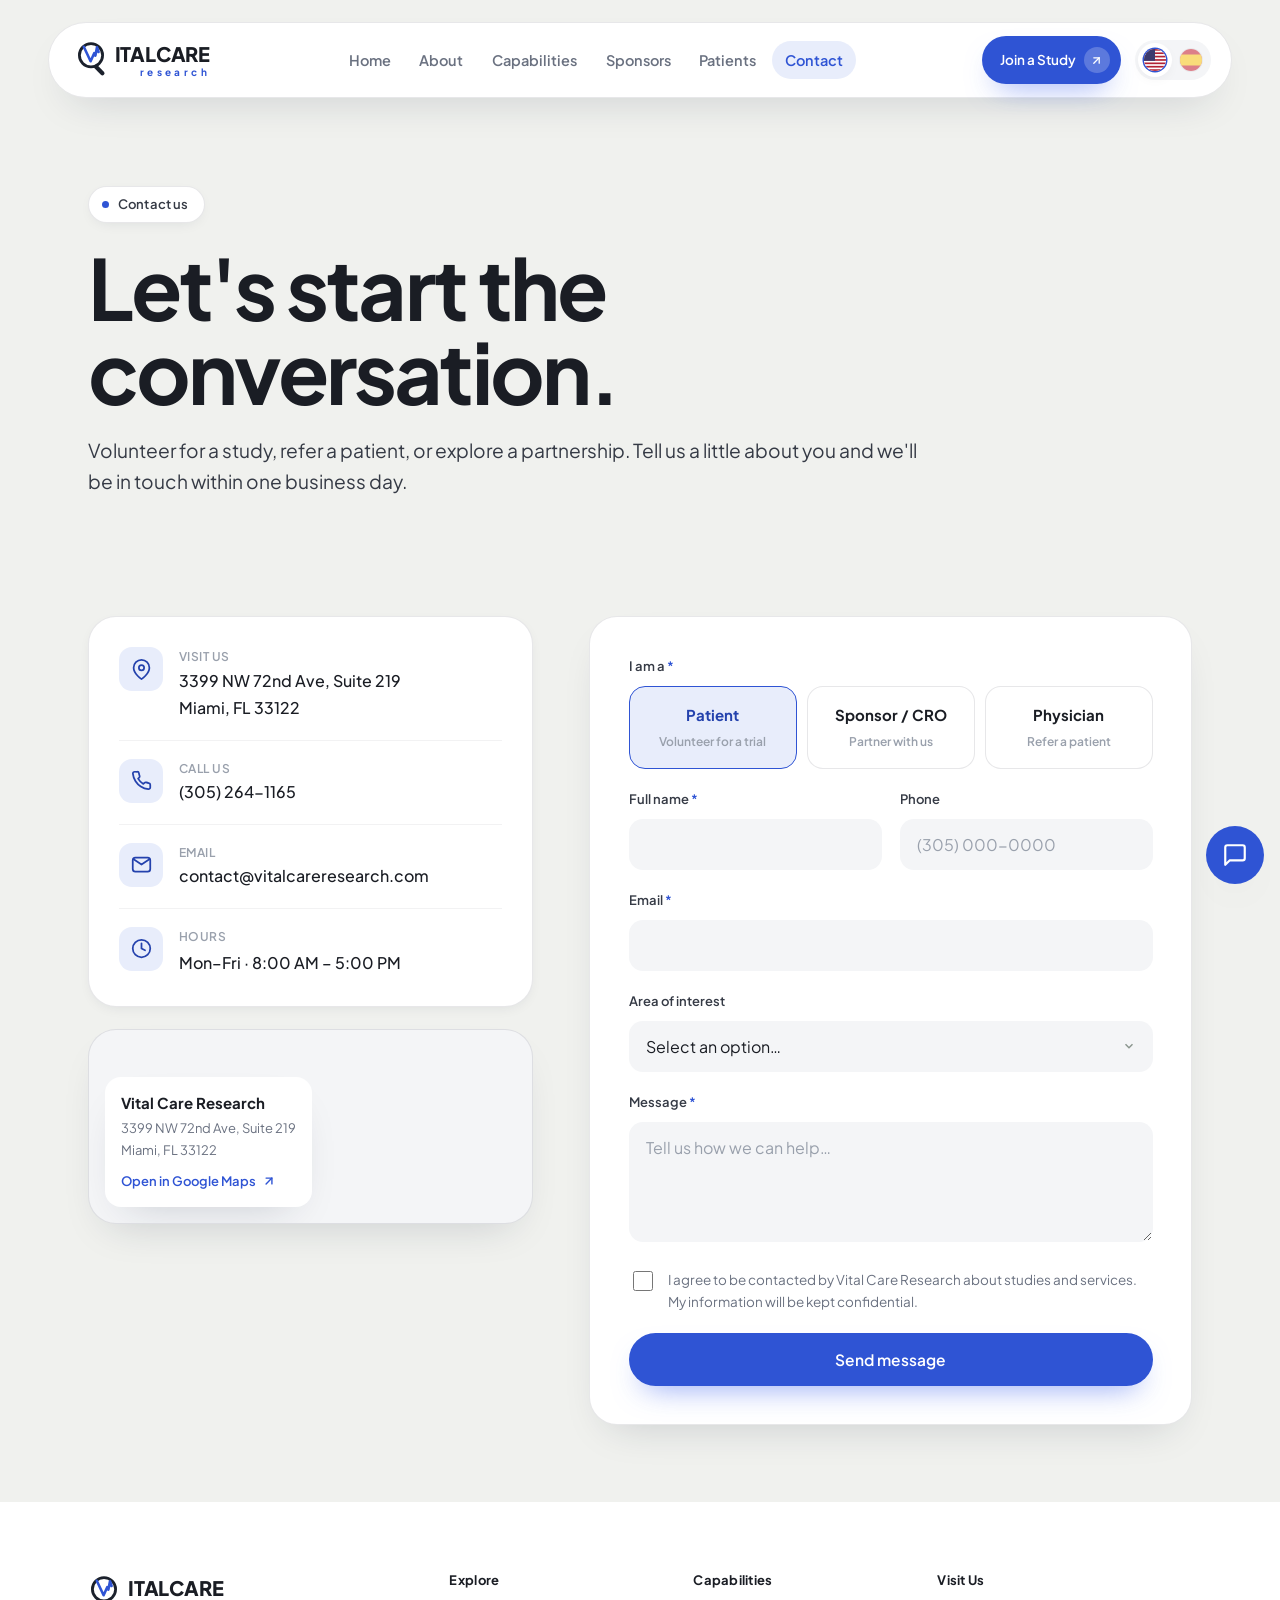
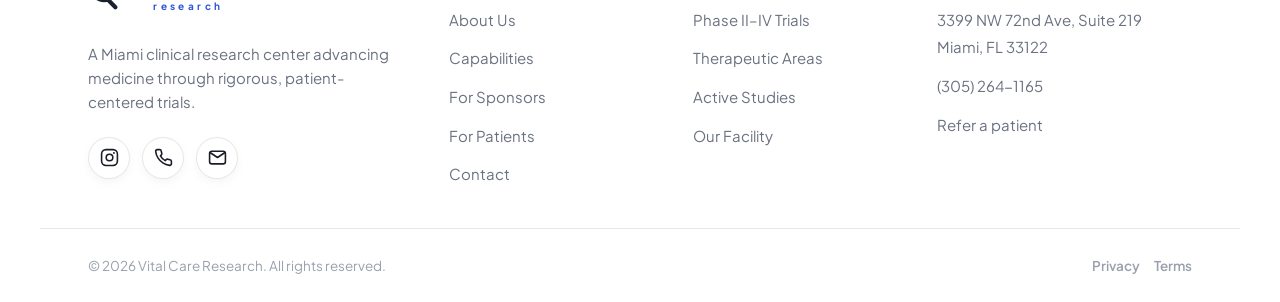
<file: contact.html>
<!DOCTYPE html>
<html lang="en">
<head>
<meta charset="UTF-8">
<meta name="viewport" content="width=device-width, initial-scale=1, viewport-fit=cover">
<title>Contact — Vital Care Research</title>
<meta name="description" content="Contact Vital Care Research in Miami, FL. Volunteer for a study, refer a patient, or partner with us as a sponsor. Call (305) 264-1165.">
<link rel="icon" href="img/favicon.svg" type="image/svg+xml">
<link rel="preconnect" href="https://fonts.googleapis.com">
<link rel="preconnect" href="https://fonts.gstatic.com" crossorigin>
<link href="https://fonts.googleapis.com/css2?family=Plus+Jakarta+Sans:wght@400;500;600;700;800&display=swap" rel="stylesheet">
<link rel="stylesheet" href="assets/styles.css?v=14">
<style>
  .contact-grid { display:grid; grid-template-columns:0.85fr 1.15fr; gap:clamp(32px,5vw,56px); align-items:start; }
  .info-card { padding:30px; border:1px solid var(--line); border-radius:var(--radius-lg); background:var(--surface); box-shadow:var(--shadow-sm); }
  .info-row { display:flex; gap:16px; align-items:flex-start; padding:18px 0; border-bottom:1px solid var(--line-2); }
  .info-row:last-child { border-bottom:none; padding-bottom:0; }
  .info-row:first-child { padding-top:0; }
  .info-row .ico { width:44px; height:44px; flex:none; border-radius:13px; background:var(--blue-soft); color:var(--blue-deep); display:flex; align-items:center; justify-content:center; }
  .info-row .ico svg { width:21px; height:21px; }
  .info-row .k { font-size:12px; font-weight:600; letter-spacing:0.04em; text-transform:uppercase; color:var(--muted); }
  .info-row .v { color:var(--ink); font-size:16px; font-weight:500; margin-top:4px; }
  .info-row a.v:hover { color:var(--green); }

  .map-ph { margin-top:22px; aspect-ratio:16/7; }

  form .field { margin-bottom:20px; }
  form label { display:block; font-size:13px; font-weight:600; color:var(--ink-2); margin-bottom:9px; }
  form .req { color:var(--blue); }
  input, select, textarea { width:100%; font-family:var(--f-sans); font-size:16px; color:var(--ink); background:var(--panel); border:1.5px solid transparent; border-radius:14px; padding:14px 16px; transition:border-color .25s, box-shadow .25s, background .25s; outline:none; }
  input::placeholder, textarea::placeholder { color:var(--muted); }
  textarea { resize:vertical; min-height:120px; }
  input:focus, select:focus, textarea:focus { background:var(--surface); border-color:var(--blue); box-shadow:0 0 0 4px var(--blue-soft); }
  input.err, select.err, textarea.err { border-color:#e2574c; box-shadow:0 0 0 4px rgba(226,87,76,0.12); }
  .err-msg { color:#cf4034; font-size:13px; margin-top:7px; display:none; font-weight:500; }
  .err-msg.show { display:block; }
  select { appearance:none; background-image:url("data:image/svg+xml,%3Csvg xmlns='http://www.w3.org/2000/svg' width='14' height='14' viewBox='0 0 24 24' fill='none' stroke='%238b968f' stroke-width='2.5'%3E%3Cpolyline points='6 9 12 15 18 9'/%3E%3C/svg%3E"); background-repeat:no-repeat; background-position:right 16px center; padding-right:44px; }

  .role-tabs { display:grid; grid-template-columns:repeat(3,1fr); gap:10px; }
  .role-tabs label { display:flex; flex-direction:column; gap:5px; cursor:pointer; padding:16px; border:1.5px solid var(--line); border-radius:16px; background:var(--surface); text-align:center; transition:all .25s var(--ease); margin:0; }
  .role-tabs label .rt { font-weight:700; font-size:15px; color:var(--ink); }
  .role-tabs label .rs { font-size:12px; color:var(--muted); }
  .role-tabs input { display:none; }
  .role-tabs label:hover { border-color:var(--blue); }
  .role-tabs input:checked + label { border-color:var(--blue); background:var(--blue-soft); }
  .role-tabs input:checked + label .rt { color:var(--blue-deep); }

  .consent { display:flex; gap:12px; align-items:flex-start; }
  .consent input { width:20px; height:20px; flex:none; margin-top:2px; accent-color:var(--green); }
  .consent label { font-size:13.5px; font-weight:400; color:var(--body); margin:0; }

  .form-success { display:none; text-align:center; padding:50px 30px; }
  .form-success.show { display:block; animation:pop .5s var(--ease); }
  @keyframes pop { from { opacity:0; transform:scale(.96); } to { opacity:1; transform:none; } }
  .form-success .check { width:74px; height:74px; margin:0 auto 22px; border-radius:50%; background:var(--green-soft); color:var(--green); display:flex; align-items:center; justify-content:center; }
  .form-success .check svg { width:34px; height:34px; }

  @media (max-width:900px){ .contact-grid{ grid-template-columns:1fr; } .role-tabs{ grid-template-columns:1fr; } }
</style>
</head>
<body data-page="contact">
<div id="site-header"></div>

<section class="page-hero" data-screen-label="Contact hero">
  <div class="wrap">
    <span class="eyebrow reveal in"><span data-es="Contáctenos">Contact us</span></span>
    <h1 class="display reveal in" data-d="1" style="margin-top:22px; max-width:16ch;"><span data-es="Comencemos la conversación.">Let's start the conversation.</span></h1>
    <p class="lead reveal in" data-d="2"><span data-es="Sea voluntario en un estudio, refiera a un paciente o explore una colaboración. Cuéntenos un poco sobre usted y nos pondremos en contacto en un día hábil.">Volunteer for a study, refer a patient, or explore a partnership. Tell us a little about you and we'll be in touch within one business day.</span></p>
  </div>
</section>

<section class="section section--tight">
  <div class="wrap">
    <div class="contact-grid">
      <!-- info -->
      <div class="reveal">
        <div class="info-card">
          <div class="info-row">
            <div class="ico"><svg viewBox="0 0 24 24" fill="none" stroke="currentColor" stroke-width="2" stroke-linecap="round" stroke-linejoin="round"><path d="M21 10c0 7-9 13-9 13s-9-6-9-13a9 9 0 0 1 18 0z"/><circle cx="12" cy="10" r="3"/></svg></div>
            <div><div class="k"><span data-es="Visítenos">Visit us</span></div><a class="v" href="https://maps.google.com/?q=3399+NW+72nd+Ave+Suite+219+Miami+FL+33122" target="_blank" rel="noopener">3399 NW 72nd Ave, Suite 219<br>Miami, FL 33122</a></div>
          </div>
          <div class="info-row">
            <div class="ico"><svg viewBox="0 0 24 24" fill="none" stroke="currentColor" stroke-width="2" stroke-linecap="round" stroke-linejoin="round"><path d="M22 16.92v3a2 2 0 0 1-2.18 2 19.79 19.79 0 0 1-8.63-3.07 19.5 19.5 0 0 1-6-6 19.79 19.79 0 0 1-3.07-8.67A2 2 0 0 1 4.11 2h3a2 2 0 0 1 2 1.72c.13.96.36 1.9.7 2.81a2 2 0 0 1-.45 2.11L8.09 9.91a16 16 0 0 0 6 6l1.27-1.27a2 2 0 0 1 2.11-.45c.91.34 1.85.57 2.81.7A2 2 0 0 1 22 16.92z"/></svg></div>
            <div><div class="k"><span data-es="Llámenos">Call us</span></div><a class="v" href="tel:+13052641165">(305) 264-1165</a></div>
          </div>
          <div class="info-row">
            <div class="ico"><svg viewBox="0 0 24 24" fill="none" stroke="currentColor" stroke-width="2" stroke-linecap="round" stroke-linejoin="round"><rect x="2" y="4" width="20" height="16" rx="3"/><path d="m3 6 9 6 9-6"/></svg></div>
            <div><div class="k"><span data-es="Correo electrónico">Email</span></div><a class="v" href="mailto:contact@vitalcareresearch.com">contact@vitalcareresearch.com</a></div>
          </div>
          <div class="info-row">
            <div class="ico"><svg viewBox="0 0 24 24" fill="none" stroke="currentColor" stroke-width="2" stroke-linecap="round" stroke-linejoin="round"><circle cx="12" cy="12" r="10"/><polyline points="12 6 12 12 16 14"/></svg></div>
            <div><div class="k"><span data-es="Horario">Hours</span></div><div class="v"><span data-es="Lun–Vie · 8:00 AM – 5:00 PM">Mon–Fri · 8:00 AM – 5:00 PM</span></div></div>
          </div>
        </div>
        <div class="map-embed map-ph">
          <iframe title="Vital Care Research location" loading="lazy" referrerpolicy="no-referrer-when-downgrade" src="https://maps.google.com/maps?q=3399%20NW%2072nd%20Ave%20Suite%20219%20Miami%20FL%2033122&t=&z=15&ie=UTF8&iwloc=&output=embed"></iframe>
          <div class="map-card">
            <div class="mt">Vital Care Research</div>
            <div class="ma">3399 NW 72nd Ave, Suite 219<br>Miami, FL 33122</div>
            <a href="https://maps.google.com/?q=3399+NW+72nd+Ave+Suite+219+Miami+FL+33122" target="_blank" rel="noopener"><span data-es="Abrir en Google Maps">Open in Google Maps</span><svg viewBox="0 0 24 24" fill="none" stroke="currentColor" stroke-width="2.4" stroke-linecap="round" stroke-linejoin="round"><line x1="7" y1="17" x2="17" y2="7"/><polyline points="7 7 17 7 17 17"/></svg></a>
          </div>
        </div>
      </div>

      <!-- form -->
      <div class="reveal" data-d="1">
        <div class="panel" style="padding:clamp(26px,3vw,40px);">
          <form id="contactForm" novalidate>
            <div class="field">
              <label><span data-es="Soy">I am a</span> <span class="req">*</span></label>
              <div class="role-tabs">
                <input type="radio" name="role" id="r-patient" value="Patient / Volunteer" checked><label for="r-patient"><span class="rt"><span data-es="Paciente">Patient</span></span><span class="rs"><span data-es="Ser voluntario en un ensayo">Volunteer for a trial</span></span></label>
                <input type="radio" name="role" id="r-sponsor" value="Sponsor / CRO"><label for="r-sponsor"><span class="rt"><span data-es="Patrocinador / CRO">Sponsor / CRO</span></span><span class="rs"><span data-es="Colabore con nosotros">Partner with us</span></span></label>
                <input type="radio" name="role" id="r-physician" value="Physician"><label for="r-physician"><span class="rt"><span data-es="Médico">Physician</span></span><span class="rs"><span data-es="Referir un paciente">Refer a patient</span></span></label>
              </div>
            </div>

            <div class="form-row">
              <div class="field"><label for="name"><span data-es="Nombre completo">Full name</span> <span class="req">*</span></label><input type="text" id="name" name="name" autocomplete="name"><div class="err-msg" data-for="name"><span data-es="Por favor, ingrese su nombre.">Please enter your name.</span></div></div>
              <div class="field"><label for="phone"><span data-es="Teléfono">Phone</span></label><input type="tel" id="phone" name="phone" autocomplete="tel" placeholder="(305) 000-0000"></div>
            </div>

            <div class="field"><label for="email"><span data-es="Correo electrónico">Email</span> <span class="req">*</span></label><input type="email" id="email" name="email" autocomplete="email"><div class="err-msg" data-for="email"><span data-es="Por favor, ingrese un correo electrónico válido.">Please enter a valid email address.</span></div></div>

            <div class="field" id="areaField"><label for="area"><span data-es="Área de interés">Area of interest</span></label>
              <select id="area" name="area">
                <option value="" data-es="Seleccione una opción…">Select an option…</option>
                <option data-es="Psiquiatría">Psychiatry</option>
                <option data-es="Depresión">Depression</option>
                <option data-es="Ansiedad y Salud Mental">Anxiety &amp; Mental Health</option>
                <option data-es="Trastornos Bipolares y del Ánimo">Bipolar &amp; Mood Disorders</option>
                <option data-es="Diabetes Tipo 2 / Metabólica">Type 2 Diabetes / Metabolic</option>
                <option data-es="Cardiología / Hipertensión">Cardiology / Hypertension</option>
                <option data-es="Obesidad / Control de Peso">Obesity / Weight Management</option>
                <option data-es="Vacunas / Enfermedades Infecciosas">Vaccines / Infectious Disease</option>
                <option data-es="Salud de la Mujer">Women's Health</option>
                <option data-es="Otro / No estoy seguro">Other / Not sure</option>
              </select>
            </div>

            <div class="field"><label for="message"><span data-es="Mensaje">Message</span> <span class="req">*</span></label><textarea id="message" name="message" placeholder="Tell us how we can help…" data-es-ph="Cuéntenos cómo podemos ayudar…"></textarea><div class="err-msg" data-for="message"><span data-es="Por favor, incluya un mensaje breve.">Please include a short message.</span></div></div>

            <div class="field consent">
              <input type="checkbox" id="consent" name="consent">
              <label for="consent"><span data-es="Acepto que Vital Care Research me contacte sobre estudios y servicios. Mi información se mantendrá confidencial.">I agree to be contacted by Vital Care Research about studies and services. My information will be kept confidential.</span> <span class="err-msg" data-for="consent" style="margin-top:4px;"><span data-es="Por favor, confirme para continuar.">Please confirm to continue.</span></span></label>
            </div>

            <div class="err-msg" id="formSubmitErr" style="margin-bottom:16px; text-align:center;"><span data-es="No pudimos enviar su mensaje. Inténtelo de nuevo o llame al (305) 264-1165.">We couldn't send your message. Please try again or call (305) 264-1165.</span></div>

            <button type="submit" id="submitBtn" class="btn btn-primary no-circle" style="width:100%; justify-content:center; padding:16px;"><span id="submitBtnLabel" data-es="Enviar mensaje">Send message</span></button>
          </form>

          <div class="form-success" id="formSuccess">
            <div class="check"><svg viewBox="0 0 24 24" fill="none" stroke="currentColor" stroke-width="2.4" stroke-linecap="round" stroke-linejoin="round"><polyline points="20 6 9 17 4 12"/></svg></div>
            <h3 style="margin-bottom:10px;"><span data-es="Gracias — mensaje recibido.">Thank you — message received.</span></h3>
            <p class="muted" style="max-width:42ch; margin-inline:auto;" data-es="Un miembro de nuestro equipo se comunicará con usted en un día hábil. Para asuntos urgentes, llame al <a href=&quot;tel:+13052641165&quot; style=&quot;color:var(--green); font-weight:600;&quot;>(305) 264-1165</a>.">A member of our team will reach out within one business day. For urgent matters, call <a href="tel:+13052641165" style="color:var(--green); font-weight:600;">(305) 264-1165</a>.</p>
          </div>
        </div>
      </div>
    </div>
  </div>
</section>

<div id="site-footer"></div>
<script src="assets/i18n.js?v=13"></script>
<script src="assets/site.js?v=14"></script>
<script src="assets/chatbot.js?v=13"></script>
<script>
(function(){
  // Web3Forms delivers to the inbox tied to WEB3FORMS_KEY — set recipient to contact@vitalcareresearch.com at https://web3forms.com
  var WEB3FORMS_KEY = '3fa52220-f5ca-4b9f-b6e0-ac37503f53d2';

  var form = document.getElementById('contactForm');
  var ok = document.getElementById('formSuccess');
  var submitBtn = document.getElementById('submitBtn');
  var submitBtnLabel = document.getElementById('submitBtnLabel');
  var formSubmitErr = document.getElementById('formSubmitErr');

  function isEs(){ return document.documentElement.getAttribute('lang') === 'es'; }

  function setErr(id, show){
    var f = document.getElementById(id);
    var m = document.querySelector('.err-msg[data-for="'+id+'"]');
    if(f) f.classList.toggle('err', show);
    if(m) m.classList.toggle('show', show);
  }

  function subjectForRole(role){
    if(role.indexOf('Sponsor') === 0) return 'New Sponsor/CRO Inquiry — Vital Care Research';
    if(role === 'Physician') return 'New Physician Referral — Vital Care Research';
    return 'New Patient Inquiry — Vital Care Research';
  }

  function setSubmitting(busy){
    submitBtn.disabled = busy;
    submitBtnLabel.textContent = busy
      ? (isEs() ? 'Enviando…' : 'Sending…')
      : (isEs() ? 'Enviar mensaje' : 'Send message');
  }

  ['name','email','message','consent'].forEach(function(id){
    var el = document.getElementById(id);
    el.addEventListener('input', function(){ setErr(id, false); });
    el.addEventListener('change', function(){ setErr(id, false); });
  });

  form.addEventListener('submit', function(e){
    e.preventDefault();
    formSubmitErr.classList.remove('show');

    var valid = true;
    var name = document.getElementById('name').value.trim();
    var email = document.getElementById('email').value.trim();
    var phone = document.getElementById('phone').value.trim();
    var msg = document.getElementById('message').value.trim();
    var consent = document.getElementById('consent').checked;
    var role = document.querySelector('input[name="role"]:checked').value;
    var areaEl = document.getElementById('area');
    var area = areaEl.options[areaEl.selectedIndex].text;
    if(areaEl.value === '') area = isEs() ? 'No especificado' : 'Not specified';
    var emailOk = /^[^\s@]+@[^\s@]+\.[^\s@]+$/.test(email);

    if(!name){ setErr('name', true); valid=false; }
    if(!emailOk){ setErr('email', true); valid=false; }
    if(!msg){ setErr('message', true); valid=false; }
    if(!consent){ setErr('consent', true); valid=false; }

    if(!valid){
      var first = form.querySelector('.err');
      if(first) first.focus();
      return;
    }

    setSubmitting(true);

    fetch('https://api.web3forms.com/submit', {
      method: 'POST',
      headers: { 'Content-Type': 'application/json', 'Accept': 'application/json' },
      body: JSON.stringify({
        access_key: WEB3FORMS_KEY,
        subject: subjectForRole(role),
        from_name: name,
        name: name,
        email: email,
        phone: phone || (isEs() ? 'No proporcionado' : 'Not provided'),
        role: role,
        area_of_interest: area,
        message: msg,
        consent: 'Yes'
      })
    })
    .then(function(res){ return res.json(); })
    .then(function(data){
      if(data.success){
        form.style.display = 'none';
        ok.classList.add('show');
        return;
      }
      formSubmitErr.classList.add('show');
      setSubmitting(false);
    })
    .catch(function(){
      formSubmitErr.classList.add('show');
      setSubmitting(false);
    });
  });

  var roleInputs = document.querySelectorAll('input[name="role"]');
  var areaField = document.getElementById('areaField');
  var areaLabel = areaField.querySelector('label');
  var msgEl = document.getElementById('message');
  roleInputs.forEach(function(r){
    r.addEventListener('change', function(){
      if(r.value.indexOf('Sponsor') === 0){
        areaLabel.innerHTML = '<span data-es="Área terapéutica">Therapeutic area</span>';
        msgEl.placeholder = isEs()
          ? 'Comparta la sinopsis del protocolo, cronogramas o preguntas de viabilidad…'
          : 'Share your protocol synopsis, timelines, or feasibility questions…';
      } else if(r.value === 'Physician'){
        areaLabel.innerHTML = '<span data-es="Condición / área">Condition / area</span>';
        msgEl.placeholder = isEs()
          ? 'Cuéntenos sobre el paciente que desea referir…'
          : 'Tell us about the patient you\'d like to refer…';
      } else {
        areaLabel.innerHTML = '<span data-es="Área de interés">Area of interest</span>';
        msgEl.placeholder = isEs()
          ? 'Cuéntenos cómo podemos ayudar…'
          : 'Tell us how we can help…';
      }
    });
  });
})();
</script>
</body>
</html>
</file>
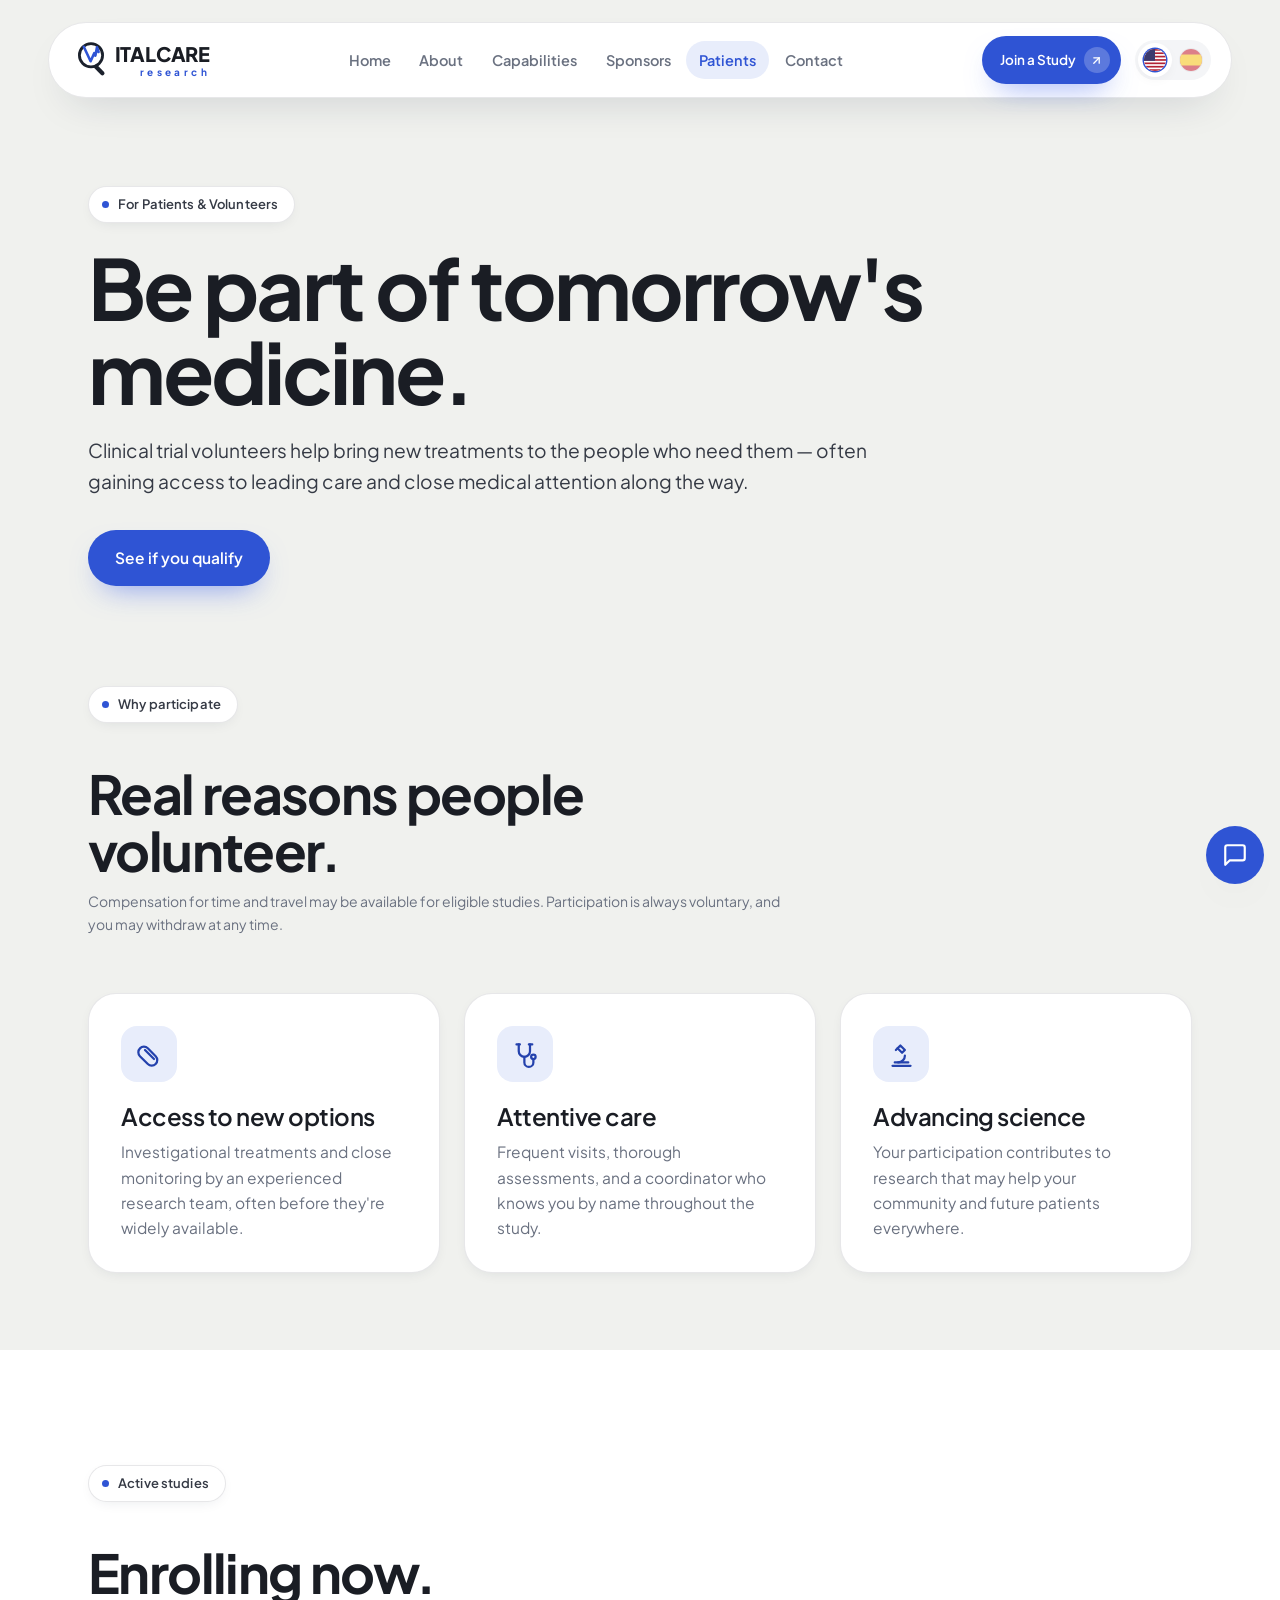
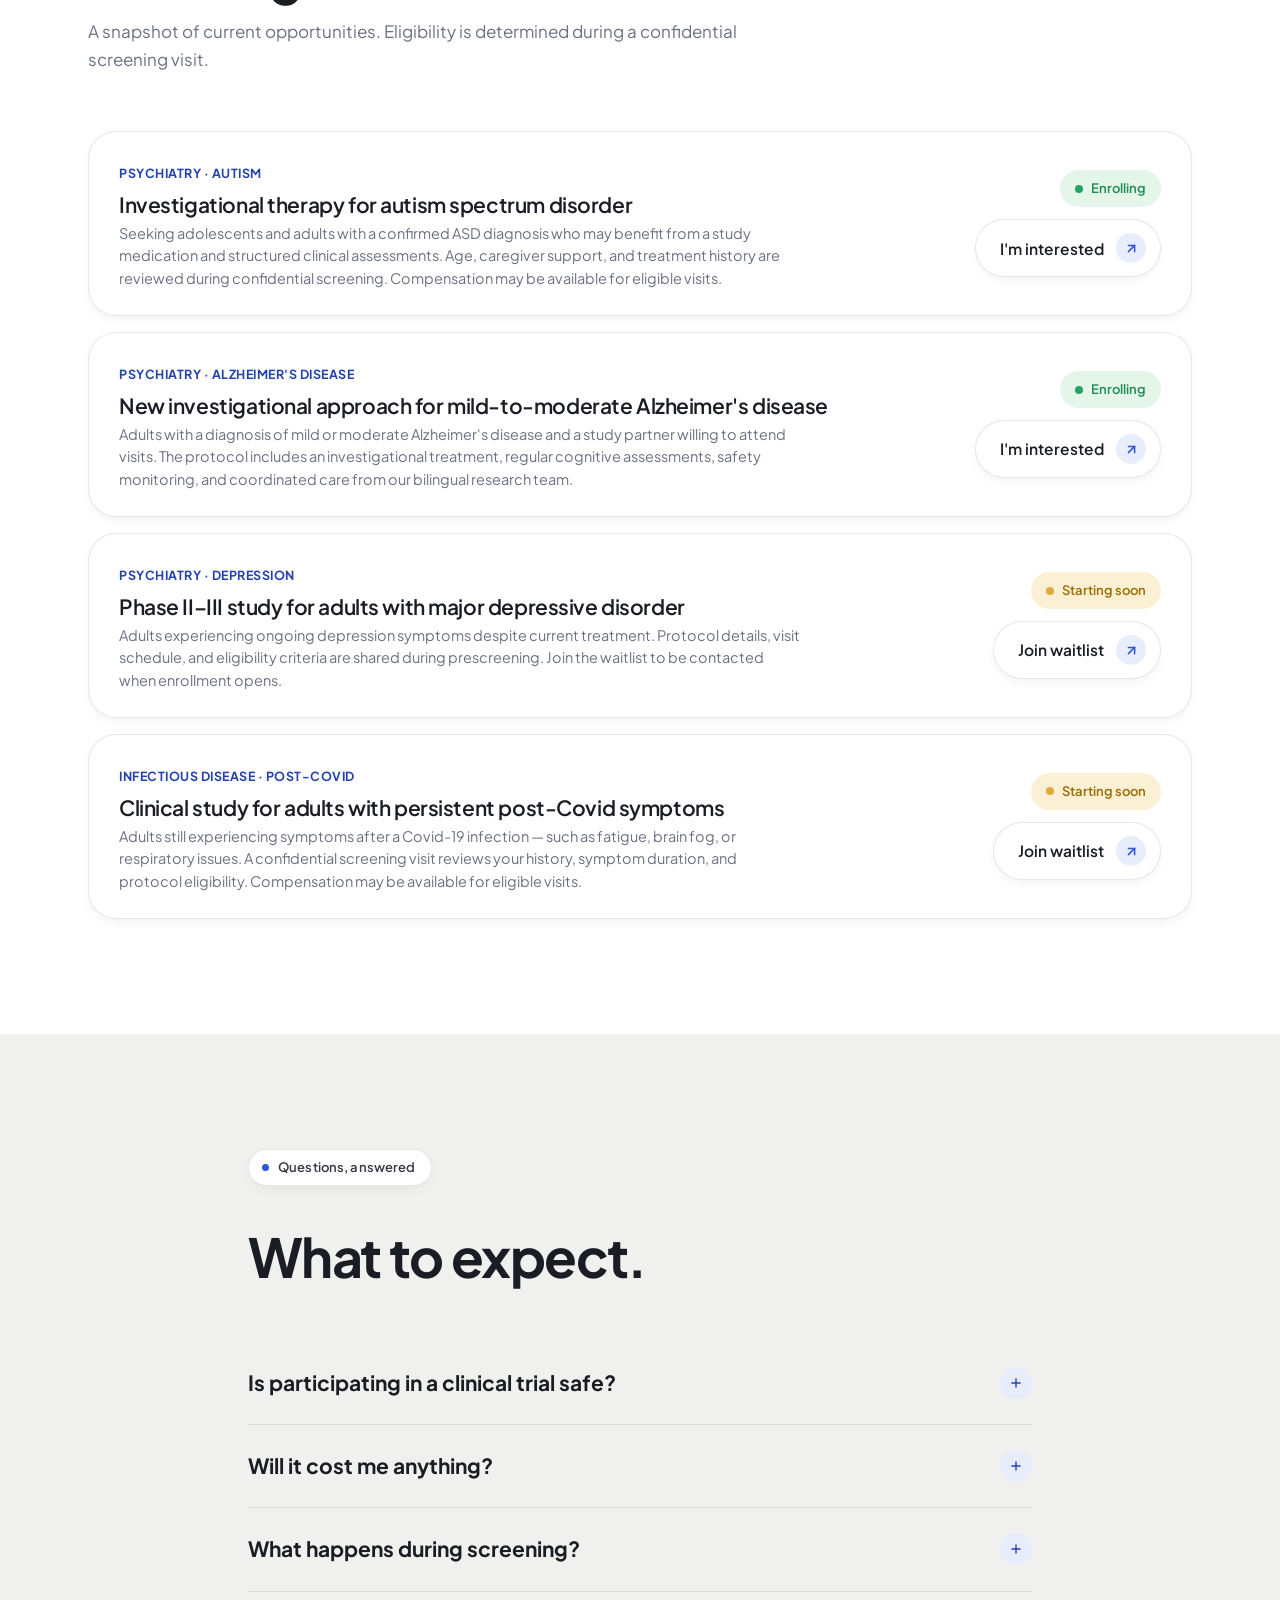
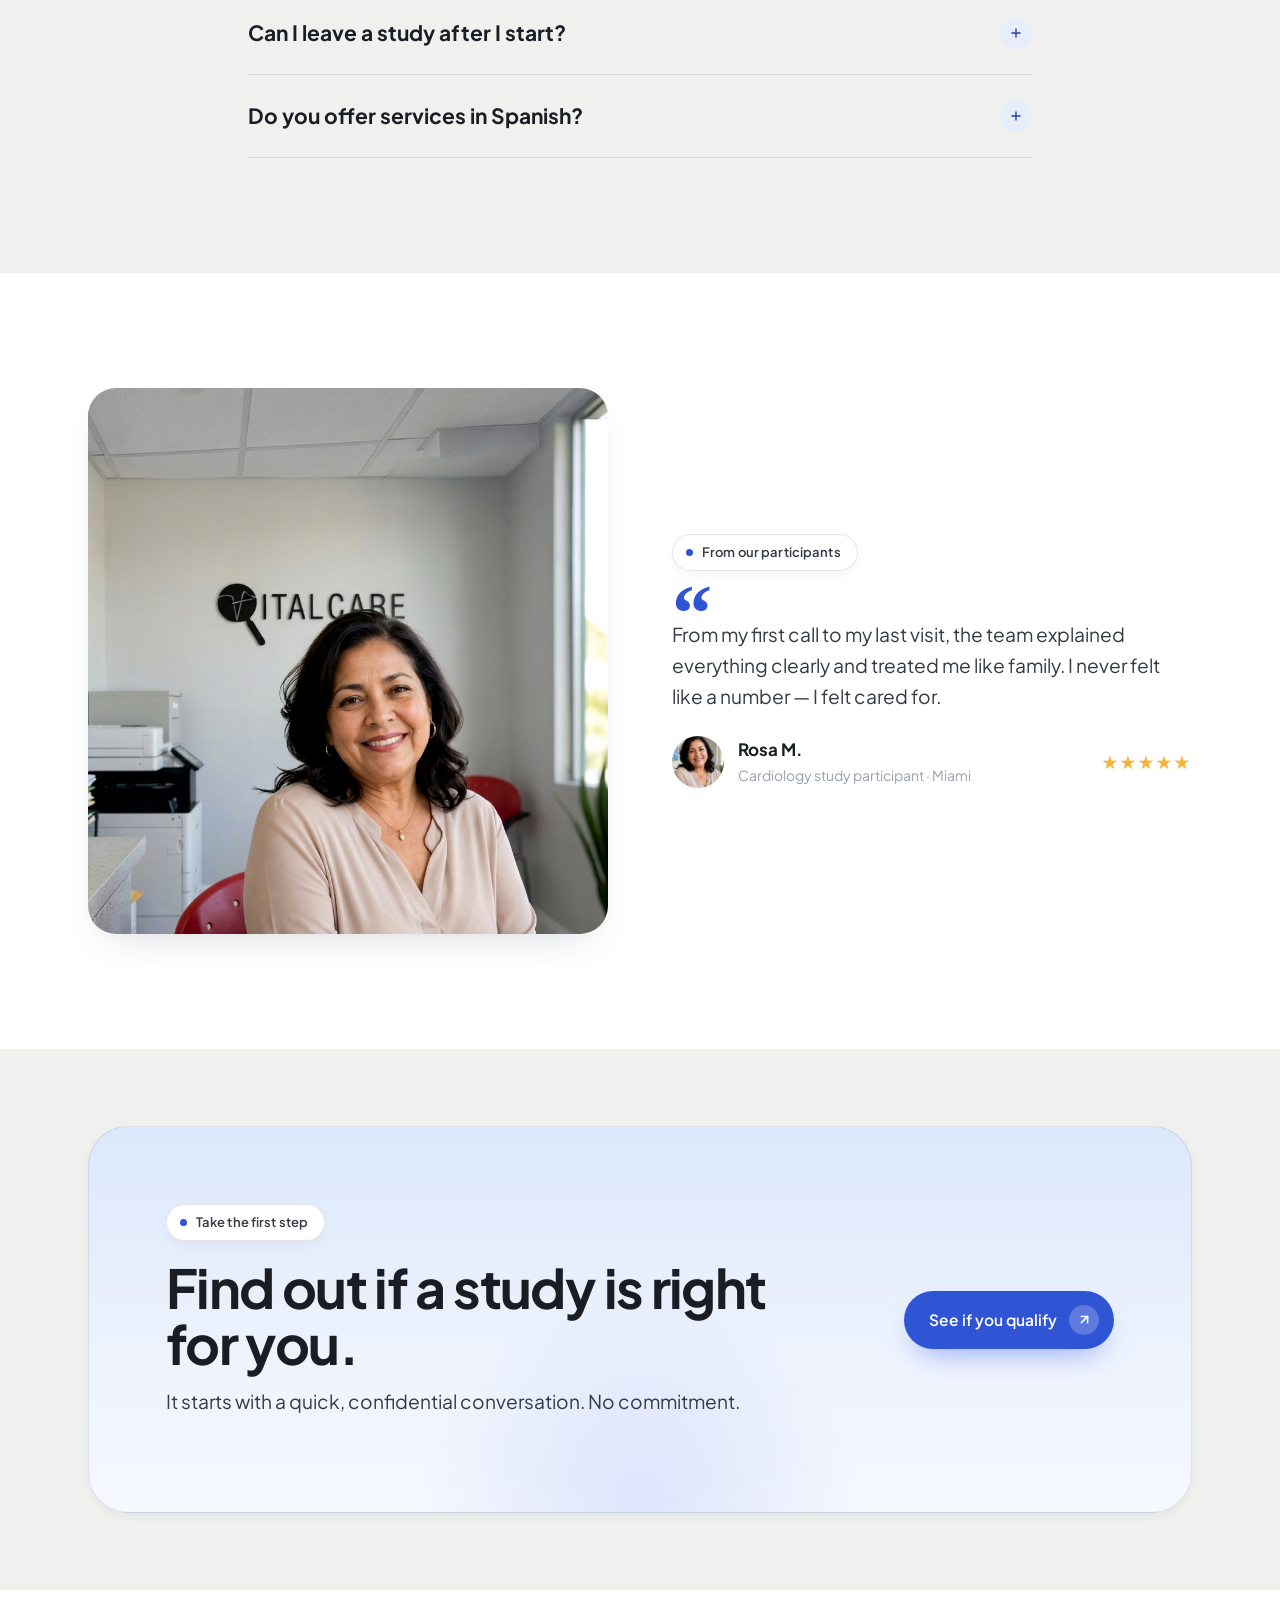
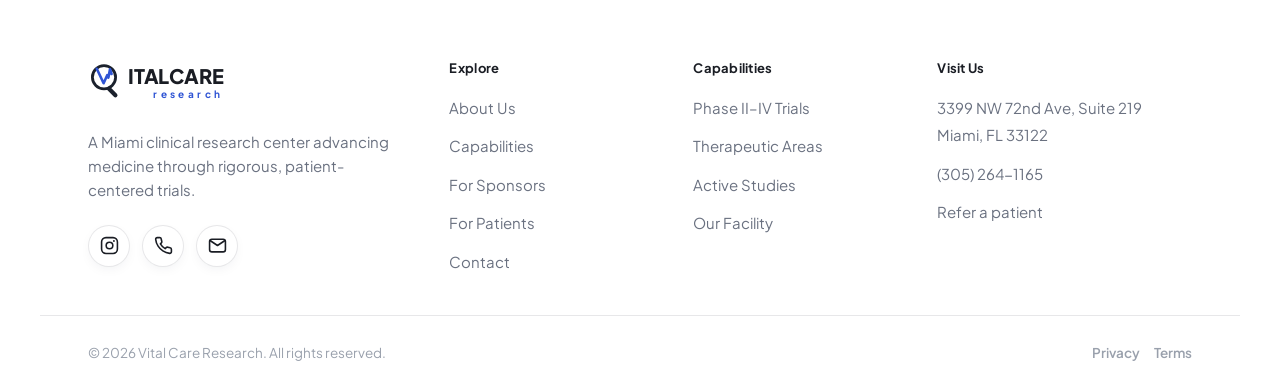
<file: patients.html>
<!DOCTYPE html>
<html lang="en">
<head>
<meta charset="UTF-8">
<meta name="viewport" content="width=device-width, initial-scale=1, viewport-fit=cover">
<title>For Patients — Vital Care Research</title>
<meta name="description" content="Join a clinical trial at Vital Care Research in Miami, FL. Learn why people participate, what to expect, which studies are enrolling, and get your questions answered.">
<link rel="icon" href="img/favicon.svg" type="image/svg+xml">
<link rel="preconnect" href="https://fonts.googleapis.com">
<link rel="preconnect" href="https://fonts.gstatic.com" crossorigin>
<link href="https://fonts.googleapis.com/css2?family=Plus+Jakarta+Sans:wght@400;500;600;700;800&display=swap" rel="stylesheet">
<link rel="stylesheet" href="assets/styles.css?v=14">
<style>
  .trial { display:grid; grid-template-columns:1fr auto; gap:24px; align-items:center; padding:26px 30px; border:1px solid var(--line); border-radius:var(--radius-lg); background:var(--surface); box-shadow:var(--shadow-sm); transition:transform .3s var(--ease), box-shadow .3s; }
  .trial:hover { transform:translateY(-4px); box-shadow:var(--shadow); }
  .trial .area { font-size:12.5px; font-weight:700; letter-spacing:0.04em; text-transform:uppercase; color:var(--blue-deep); }
  .trial h3 { font-size:21px; margin:8px 0 6px; }
  .trial p { color:var(--body); font-size:14.5px; margin:0; max-width:62ch; line-height:1.55; }
  .status { display:inline-flex; align-items:center; gap:8px; font-size:13px; font-weight:600; padding:8px 15px; border-radius:100px; color:#1f8a52; background:#e4f5ea; white-space:nowrap; }
  .status .dot { width:8px; height:8px; border-radius:50%; background:#26a35f; animation:blink 1.6s ease-in-out infinite; }
  @keyframes blink { 0%,100%{ opacity:1; } 50%{ opacity:.3; } }
  .status.soon { color:#9a6b00; background:#fbf0d4; }
  .status.soon .dot { background:#e0a93b; animation:none; }

  details.faq { border-bottom:1px solid var(--line); }
  details.faq summary { list-style:none; cursor:pointer; padding:24px 0; display:flex; justify-content:space-between; align-items:center; gap:20px; font-weight:700; font-size:clamp(18px,2vw,21px); color:var(--ink); }
  details.faq summary::-webkit-details-marker { display:none; }
  details.faq summary .pm { flex:none; width:32px; height:32px; border-radius:50%; display:flex; align-items:center; justify-content:center; transition:all .3s var(--ease); color:var(--blue-deep); background:var(--blue-soft); }
  details[open].faq summary .pm { transform:rotate(45deg); color:#fff; background:var(--blue); }
  details.faq .ans { color:var(--body); padding:0 50px 26px 0; max-width:70ch; }
  @media (max-width:600px){
    .trial { grid-template-columns:1fr; gap:18px; padding:22px; }
    .trial > div:last-child { flex-direction:row !important; align-items:center !important; justify-content:space-between; }
    .trial .btn { width:auto; }
  }
</style>
</head>
<body data-page="patients">
<div id="site-header"></div>

<section class="page-hero" data-screen-label="Patients hero">
  <div class="wrap">
    <span class="eyebrow reveal in"><span data-es="Para Pacientes y Voluntarios">For Patients &amp; Volunteers</span></span>
    <h1 class="display reveal in" data-d="1" style="margin-top:22px; max-width:17ch;"><span data-es="Sea parte de la medicina del mañana.">Be part of tomorrow's medicine.</span></h1>
    <p class="lead reveal in" data-d="2"><span data-es="Los voluntarios de ensayos clínicos ayudan a llevar nuevos tratamientos a quienes los necesitan, y a menudo obtienen acceso a una atención de vanguardia y un seguimiento médico cercano en el camino.">Clinical trial volunteers help bring new treatments to the people who need them — often gaining access to leading care and close medical attention along the way.</span></p>
    <div class="reveal in" data-d="3" style="margin-top:34px;">
      <a class="btn btn-primary no-circle" href="contact.html"><span data-es="Vea si califica">See if you qualify</span></a>
    </div>
  </div>
</section>

<!-- why participate -->
<section class="section section--tight" data-screen-label="Why participate">
  <div class="wrap">
    <div class="sec-head reveal">
      <span class="eyebrow"><span data-es="Por qué participar">Why participate</span></span>
      <h2 class="title" style="margin-top:22px;"><span data-es="Razones reales por las que la gente es voluntaria.">Real reasons people volunteer.</span></h2>
      <p class="muted" style="margin-top:12px; font-size:14px; max-width:70ch;"><span data-es="Puede haber compensación por tiempo y traslado en los estudios elegibles. La participación es siempre voluntaria y puede retirarse en cualquier momento.">Compensation for time and travel may be available for eligible studies. Participation is always voluntary, and you may withdraw at any time.</span></p>
    </div>
    <div class="grid grid-3">
      <div class="card reveal"><div class="ico"><svg viewBox="0 0 24 24" fill="none" stroke="currentColor" stroke-width="2" stroke-linecap="round" stroke-linejoin="round"><path d="M10.5 20.5 3.5 13.5a4.95 4.95 0 0 1 7-7l7 7a4.95 4.95 0 0 1-7 7z"/><path d="M8 8l8 8"/></svg></div><h3><span data-es="Acceso a nuevas opciones">Access to new options</span></h3><p><span data-es="Tratamientos en investigación y un monitoreo cercano por parte de un equipo de investigación experimentado, a menudo antes de que estén ampliamente disponibles.">Investigational treatments and close monitoring by an experienced research team, often before they're widely available.</span></p></div>
      <div class="card green reveal" data-d="1"><div class="ico"><svg viewBox="0 0 24 24" fill="none" stroke="currentColor" stroke-width="2" stroke-linecap="round" stroke-linejoin="round"><path d="M6 3v6a5 5 0 0 0 10 0V3"/><path d="M4 3h3"/><path d="M15 3h3"/><path d="M11 14v5a4 4 0 0 0 8 0v-3"/><circle cx="19" cy="14" r="2"/></svg></div><h3><span data-es="Atención dedicada">Attentive care</span></h3><p><span data-es="Visitas frecuentes, evaluaciones exhaustivas y un coordinador que lo conoce por su nombre durante todo el estudio.">Frequent visits, thorough assessments, and a coordinator who knows you by name throughout the study.</span></p></div>
      <div class="card reveal" data-d="2"><div class="ico"><svg viewBox="0 0 24 24" fill="none" stroke="currentColor" stroke-width="2" stroke-linecap="round" stroke-linejoin="round"><path d="M6 19h12"/><path d="M9 19a6 6 0 0 0 6-6"/><path d="M11 4l4 4-2.5 2.5-4-4z"/><path d="M8.5 6.5 7 8"/><path d="M4 22h16"/></svg></div><h3><span data-es="Avanzar la ciencia">Advancing science</span></h3><p><span data-es="Su participación contribuye a una investigación que puede ayudar a su comunidad y a los futuros pacientes de todas partes.">Your participation contributes to research that may help your community and future patients everywhere.</span></p></div>
    </div>
  </div>
</section>

<!-- enrolling now -->
<section class="section" style="background:var(--surface);" data-screen-label="Active trials">
  <div class="wrap">
    <div class="sec-head reveal">
      <span class="eyebrow"><span data-es="Estudios activos">Active studies</span></span>
      <h2 class="title" style="margin-top:22px;"><span data-es="Inscribiendo ahora.">Enrolling now.</span></h2>
      <p><span data-es="Un resumen de las oportunidades actuales. La elegibilidad se determina durante una visita de selección confidencial.">A snapshot of current opportunities. Eligibility is determined during a confidential screening visit.</span></p>
    </div>
    <div class="grid" style="gap:16px;">
      <div class="trial reveal"><div><span class="area"><span data-es="Psiquiatría · Autismo">Psychiatry · Autism</span></span><h3><span data-es="Terapia en investigación para el trastorno del espectro autista">Investigational therapy for autism spectrum disorder</span></h3><p><span data-es="Buscamos adolescentes y adultos con un diagnóstico confirmado de TEA que puedan beneficiarse de un medicamento en investigación y evaluaciones clínicas estructuradas. Revisamos edad, apoyo del cuidador e historial de tratamientos durante una selección confidencial. Puede haber compensación por visitas elegibles.">Seeking adolescents and adults with a confirmed ASD diagnosis who may benefit from a study medication and structured clinical assessments. Age, caregiver support, and treatment history are reviewed during confidential screening. Compensation may be available for eligible visits.</span></p></div><div style="display:flex; flex-direction:column; gap:12px; align-items:flex-end;"><span class="status"><span class="dot"></span><span data-es="Inscribiendo">Enrolling</span></span><a class="btn btn-ghost" href="contact.html"><span data-es="Me interesa">I'm interested</span><span class="circle"><svg viewBox="0 0 24 24" fill="none" stroke="currentColor" stroke-width="2.4" stroke-linecap="round" stroke-linejoin="round"><line x1="7" y1="17" x2="17" y2="7"/><polyline points="7 7 17 7 17 17"/></svg></span></a></div></div>
      <div class="trial reveal"><div><span class="area"><span data-es="Psiquiatría · Enfermedad de Alzheimer">Psychiatry · Alzheimer's Disease</span></span><h3><span data-es="Nuevo enfoque en investigación para Alzheimer leve a moderado">New investigational approach for mild-to-moderate Alzheimer's disease</span></h3><p><span data-es="Adultos con diagnóstico de enfermedad de Alzheimer leve o moderada y un acompañante de estudio dispuesto a asistir a las visitas. El protocolo incluye un tratamiento en investigación, evaluaciones cognitivas periódicas, monitoreo de seguridad y atención coordinada por nuestro equipo bilingüe de investigación.">Adults with a diagnosis of mild or moderate Alzheimer's disease and a study partner willing to attend visits. The protocol includes an investigational treatment, regular cognitive assessments, safety monitoring, and coordinated care from our bilingual research team.</span></p></div><div style="display:flex; flex-direction:column; gap:12px; align-items:flex-end;"><span class="status"><span class="dot"></span><span data-es="Inscribiendo">Enrolling</span></span><a class="btn btn-ghost" href="contact.html"><span data-es="Me interesa">I'm interested</span><span class="circle"><svg viewBox="0 0 24 24" fill="none" stroke="currentColor" stroke-width="2.4" stroke-linecap="round" stroke-linejoin="round"><line x1="7" y1="17" x2="17" y2="7"/><polyline points="7 7 17 7 17 17"/></svg></span></a></div></div>
      <div class="trial reveal"><div><span class="area"><span data-es="Psiquiatría · Depresión">Psychiatry · Depression</span></span><h3><span data-es="Estudio de Fase II–III para adultos con trastorno depresivo mayor">Phase II–III study for adults with major depressive disorder</span></h3><p><span data-es="Adultos con síntomas persistentes de depresión a pesar del tratamiento actual. Durante la preselección compartimos los detalles del protocolo, el calendario de visitas y los criterios de elegibilidad. Únase a la lista de espera para recibir una llamada cuando abra la inscripción.">Adults experiencing ongoing depression symptoms despite current treatment. Protocol details, visit schedule, and eligibility criteria are shared during prescreening. Join the waitlist to be contacted when enrollment opens.</span></p></div><div style="display:flex; flex-direction:column; gap:12px; align-items:flex-end;"><span class="status soon"><span class="dot"></span><span data-es="Próximamente">Starting soon</span></span><a class="btn btn-ghost" href="contact.html"><span data-es="Unirse a la lista de espera">Join waitlist</span><span class="circle"><svg viewBox="0 0 24 24" fill="none" stroke="currentColor" stroke-width="2.4" stroke-linecap="round" stroke-linejoin="round"><line x1="7" y1="17" x2="17" y2="7"/><polyline points="7 7 17 7 17 17"/></svg></span></a></div></div>
      <div class="trial reveal"><div><span class="area"><span data-es="Enfermedades infecciosas · Post-Covid">Infectious Disease · Post-Covid</span></span><h3><span data-es="Estudio clínico para adultos con síntomas persistentes post-Covid">Clinical study for adults with persistent post-Covid symptoms</span></h3><p><span data-es="Adultos que siguen experimentando síntomas después de una infección por Covid-19, como fatiga, niebla mental o problemas respiratorios. Durante una selección confidencial revisamos su historial, la duración de los síntomas y la elegibilidad para el protocolo. Puede haber compensación por visitas elegibles.">Adults still experiencing symptoms after a Covid-19 infection — such as fatigue, brain fog, or respiratory issues. A confidential screening visit reviews your history, symptom duration, and protocol eligibility. Compensation may be available for eligible visits.</span></p></div><div style="display:flex; flex-direction:column; gap:12px; align-items:flex-end;"><span class="status soon"><span class="dot"></span><span data-es="Próximamente">Starting soon</span></span><a class="btn btn-ghost" href="contact.html"><span data-es="Unirse a la lista de espera">Join waitlist</span><span class="circle"><svg viewBox="0 0 24 24" fill="none" stroke="currentColor" stroke-width="2.4" stroke-linecap="round" stroke-linejoin="round"><line x1="7" y1="17" x2="17" y2="7"/><polyline points="7 7 17 7 17 17"/></svg></span></a></div></div>
    </div>
  </div>
</section>

<!-- FAQ -->
<section class="section" data-screen-label="FAQ">
  <div class="wrap" style="max-width:880px;">
    <div class="sec-head reveal">
      <span class="eyebrow"><span data-es="Preguntas, respondidas">Questions, answered</span></span>
      <h2 class="title" style="margin-top:22px;"><span data-es="Qué esperar.">What to expect.</span></h2>
    </div>
    <div class="reveal">
      <details class="faq"><summary><span data-es="¿Es seguro participar en un ensayo clínico?">Is participating in a clinical trial safe?</span><span class="pm"><svg width="14" height="14" viewBox="0 0 24 24" fill="none" stroke="currentColor" stroke-width="2.4" stroke-linecap="round"><line x1="12" y1="5" x2="12" y2="19"/><line x1="5" y1="12" x2="19" y2="12"/></svg></span></summary><div class="ans"><span data-es="Cada ensayo sigue un protocolo estricto revisado por una Junta de Revisión Institucional (IRB) y supervisado por personal médico experimentado. Su seguridad se monitorea en cada visita y recibirá información detallada sobre los posibles riesgos y beneficios antes de decidir participar.">Every trial follows a strict protocol reviewed by an Institutional Review Board (IRB) and overseen by experienced medical staff. Your safety is monitored at every visit, and you'll receive detailed information about potential risks and benefits before you decide to join.</span></div></details>
      <details class="faq"><summary><span data-es="¿Tiene algún costo para mí?">Will it cost me anything?</span><span class="pm"><svg width="14" height="14" viewBox="0 0 24 24" fill="none" stroke="currentColor" stroke-width="2.4" stroke-linecap="round"><line x1="12" y1="5" x2="12" y2="19"/><line x1="5" y1="12" x2="19" y2="12"/></svg></span></summary><div class="ans"><span data-es="Las visitas relacionadas con el estudio, las evaluaciones y el tratamiento en investigación se brindan sin costo para los participantes en la mayoría de los ensayos. Muchos estudios también ofrecen compensación por su tiempo y traslado. Los detalles se explican durante la selección.">Study-related visits, assessments, and the investigational treatment are provided at no cost to participants in most trials. Many studies also offer compensation for your time and travel. Specifics are explained during screening.</span></div></details>
      <details class="faq"><summary><span data-es="¿Qué sucede durante la selección?">What happens during screening?</span><span class="pm"><svg width="14" height="14" viewBox="0 0 24 24" fill="none" stroke="currentColor" stroke-width="2.4" stroke-linecap="round"><line x1="12" y1="5" x2="12" y2="19"/><line x1="5" y1="12" x2="19" y2="12"/></svg></span></summary><div class="ans"><span data-es="Un coordinador revisa su historial médico y los requisitos del estudio, responde sus preguntas y realiza evaluaciones de elegibilidad. No hay ninguna obligación: la selección simplemente ayuda a determinar si un estudio es adecuado para usted.">A coordinator reviews your medical history and the study requirements, answers your questions, and performs eligibility assessments. There's no obligation — screening simply helps determine whether a study is a good fit for you.</span></div></details>
      <details class="faq"><summary><span data-es="¿Puedo abandonar un estudio después de comenzar?">Can I leave a study after I start?</span><span class="pm"><svg width="14" height="14" viewBox="0 0 24 24" fill="none" stroke="currentColor" stroke-width="2.4" stroke-linecap="round"><line x1="12" y1="5" x2="12" y2="19"/><line x1="5" y1="12" x2="19" y2="12"/></svg></span></summary><div class="ans"><span data-es="Sí. La participación es completamente voluntaria y puede retirarse en cualquier momento, por cualquier motivo, sin que afecte su atención médica habitual.">Yes. Participation is entirely voluntary and you may withdraw at any time, for any reason, without affecting your regular medical care.</span></div></details>
      <details class="faq"><summary><span data-es="¿Ofrecen servicios en español?">Do you offer services in Spanish?</span><span class="pm"><svg width="14" height="14" viewBox="0 0 24 24" fill="none" stroke="currentColor" stroke-width="2.4" stroke-linecap="round"><line x1="12" y1="5" x2="12" y2="19"/><line x1="5" y1="12" x2="19" y2="12"/></svg></span></summary><div class="ans"><span data-es="Por supuesto. Nuestro equipo es bilingüe, y los materiales de consentimiento y las visitas del estudio pueden realizarse en inglés o español. Hablamos español.">Absolutely. Our team is bilingual, and consent materials and study visits can be conducted in English or Spanish. Hablamos español.</span></div></details>
    </div>
  </div>
</section>

<!-- testimonial -->
<section class="section" style="background:var(--surface);" data-screen-label="Testimonial">
  <div class="wrap split">
    <div class="reveal">
      <img class="photo" src="img/patientW-review.png?v=28" alt="Study participant at Vital Care Research in Miami" style="width:100%; aspect-ratio:4/4.2; border-radius:28px;">
    </div>
    <div class="reveal" data-d="1">
      <span class="eyebrow"><span data-es="De nuestros participantes">From our participants</span></span>
      <div class="quote-mark" style="margin-top:18px">“</div>
      <p class="lead" style="margin-top:-18px"><span data-es="Desde mi primera llamada hasta mi última visita, el equipo me explicó todo con claridad y me trató como de la familia. Nunca me sentí como un número: me sentí cuidada.">From my first call to my last visit, the team explained everything clearly and treated me like family. I never felt like a number — I felt cared for.</span></p>
      <div style="margin-top:24px; display:flex; align-items:center; gap:14px; flex-wrap:wrap;">
        <img class="photo" src="img/patientW.png?v=28" alt="Rosa M." style="width:52px; height:52px; border-radius:50%;">
        <div>
          <div class="tm-name">Rosa M.</div>
          <div class="tm-role"><span data-es="Participante de estudio de cardiología · Miami">Cardiology study participant · Miami</span></div>
        </div>
        <div class="tm-stars" style="margin-left:auto;">★★★★★</div>
      </div>
    </div>
  </div>
</section>

<!-- CTA -->
<section class="section section--tight">
  <div class="wrap">
    <div class="cta-band reveal">
      <div class="glow"></div>
      <div style="position:relative; z-index:2; display:flex; justify-content:space-between; align-items:center; gap:40px; flex-wrap:wrap;">
        <div style="max-width:600px;">
          <span class="eyebrow"><span data-es="Dé el primer paso">Take the first step</span></span>
          <h2 class="title" style="margin-top:18px;"><span data-es="Descubra si un estudio es adecuado para usted.">Find out if a study is right for you.</span></h2>
          <p class="lead" style="margin-top:14px;"><span data-es="Comienza con una conversación rápida y confidencial. Sin compromiso.">It starts with a quick, confidential conversation. No commitment.</span></p>
        </div>
        <a class="btn btn-primary" href="contact.html"><span data-es="Vea si califica">See if you qualify</span><span class="circle"><svg viewBox="0 0 24 24" fill="none" stroke="currentColor" stroke-width="2.4" stroke-linecap="round" stroke-linejoin="round"><line x1="7" y1="17" x2="17" y2="7"/><polyline points="7 7 17 7 17 17"/></svg></span></a>
      </div>
    </div>
  </div>
</section>

<div id="site-footer"></div>
<script src="assets/i18n.js?v=13"></script>
<script src="assets/site.js?v=14"></script>
<script src="assets/chatbot.js?v=13"></script>
</body>
</html>
</file>
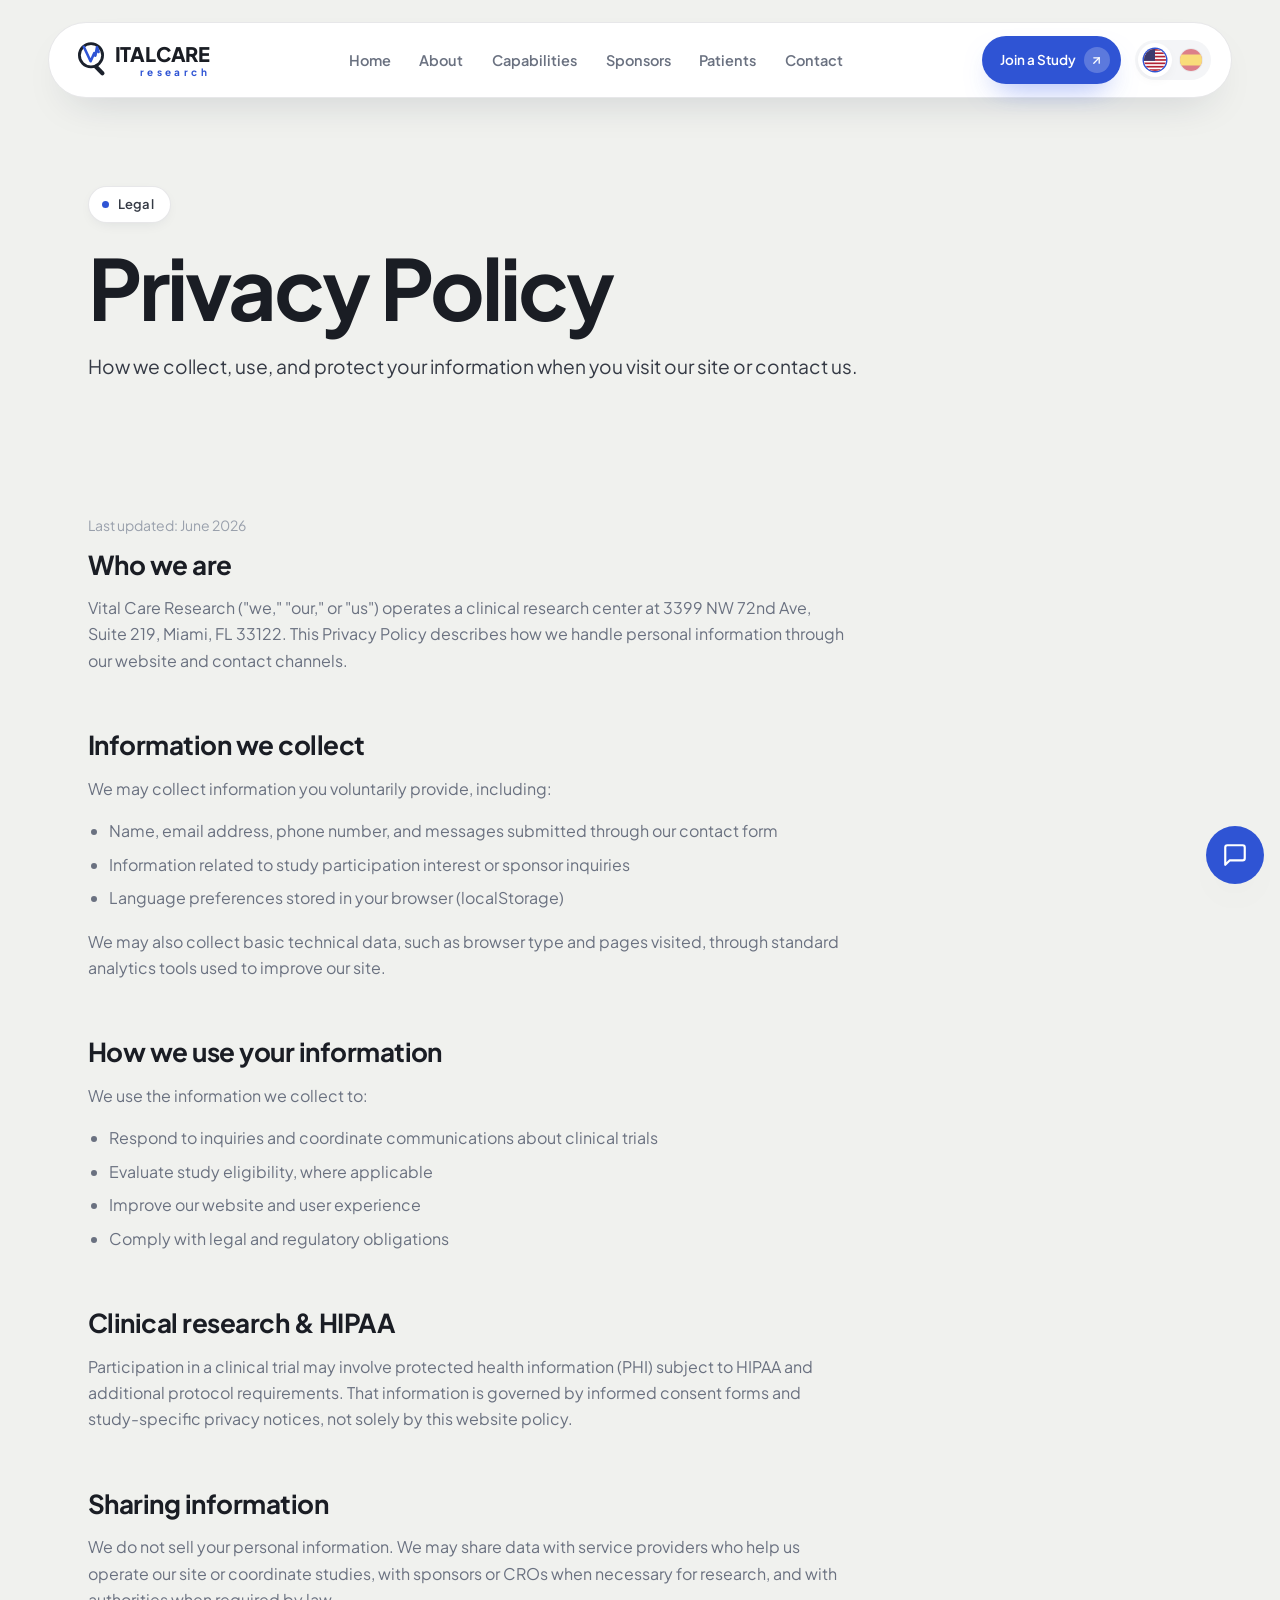
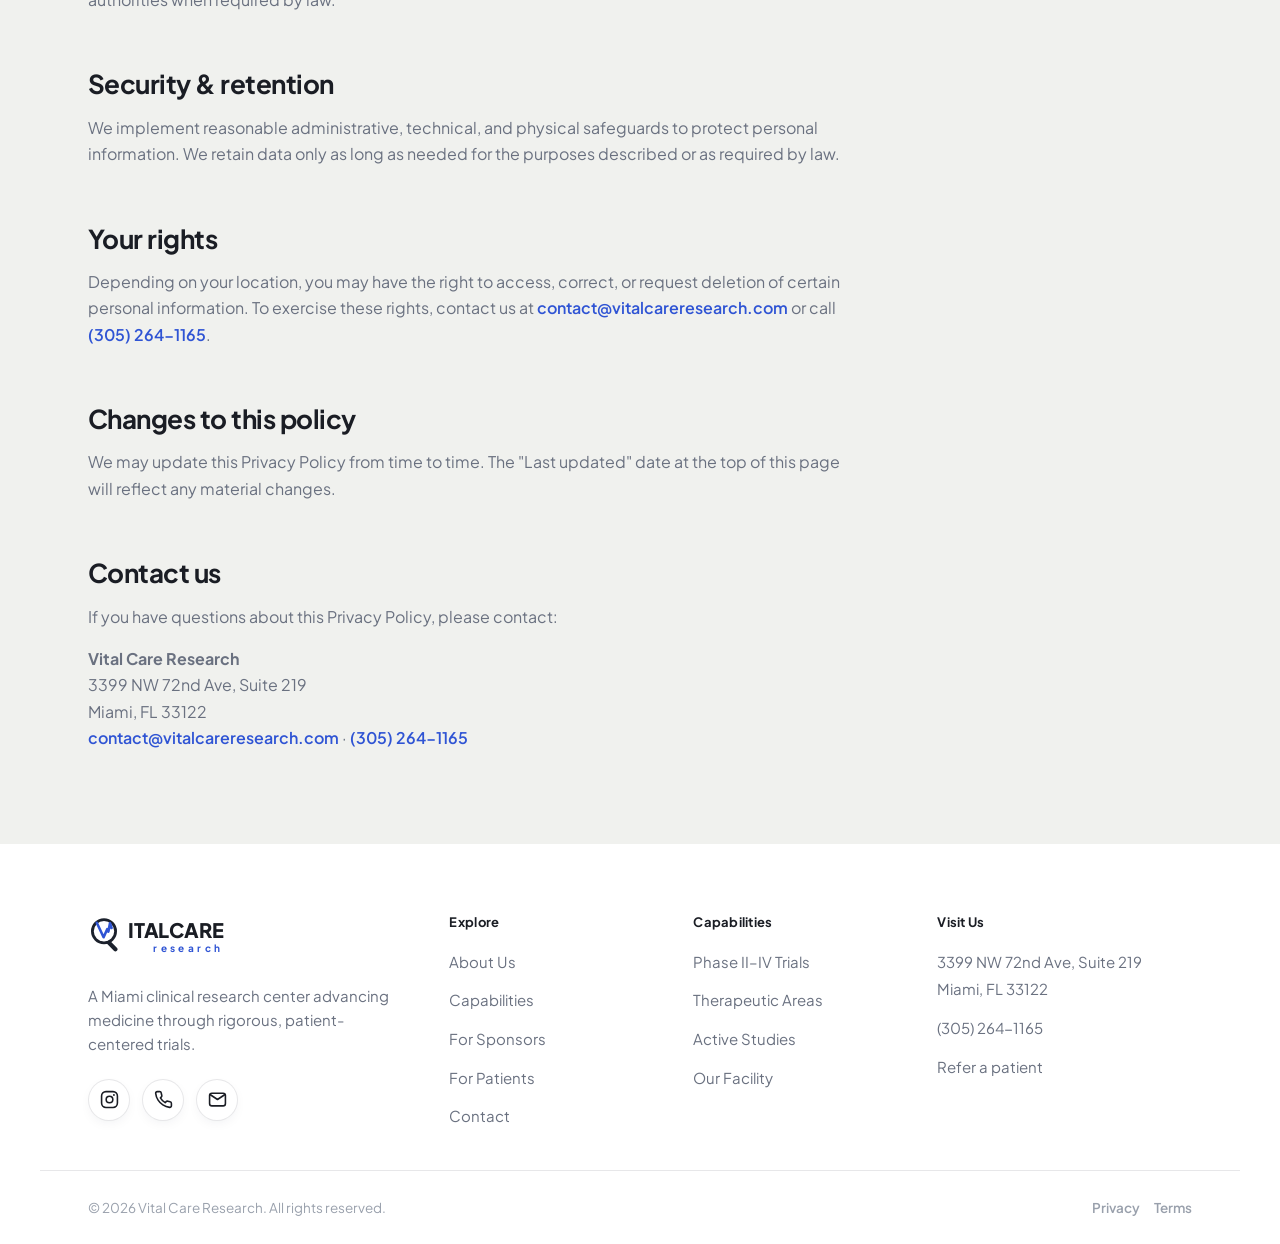
<file: privacy.html>
<!DOCTYPE html>
<html lang="en">
<head>
<meta charset="UTF-8">
<meta name="viewport" content="width=device-width, initial-scale=1, viewport-fit=cover">
<title>Privacy Policy — Vital Care Research</title>
<meta name="description" content="Privacy Policy for Vital Care Research. Learn how we collect, use, and protect your personal information.">
<link rel="icon" href="img/favicon.svg" type="image/svg+xml">
<link rel="preconnect" href="https://fonts.googleapis.com">
<link rel="preconnect" href="https://fonts.gstatic.com" crossorigin>
<link href="https://fonts.googleapis.com/css2?family=Plus+Jakarta+Sans:wght@400;500;600;700;800&display=swap" rel="stylesheet">
<link rel="stylesheet" href="assets/styles.css?v=14">
</head>
<body data-page="privacy">
<div id="site-header"></div>

<section class="page-hero" data-screen-label="Privacy hero">
  <div class="wrap">
    <span class="eyebrow reveal in"><span data-es="Legal">Legal</span></span>
    <h1 class="display reveal in" data-d="1" style="margin-top:22px;"><span data-es="Política de Privacidad">Privacy Policy</span></h1>
    <p class="lead reveal in" data-d="2"><span data-es="Cómo recopilamos, usamos y protegemos su información cuando visita nuestro sitio o se comunica con nosotros.">How we collect, use, and protect your information when you visit our site or contact us.</span></p>
  </div>
</section>

<section class="section section--tight">
  <div class="wrap">
    <div class="legal reveal">
      <p class="updated"><span data-es="Última actualización: junio de 2026">Last updated: June 2026</span></p>

      <h2><span data-es="Quiénes somos">Who we are</span></h2>
      <p><span data-es="Vital Care Research («nosotros», «nuestro») opera un centro de investigación clínica en 3399 NW 72nd Ave, Suite 219, Miami, FL 33122. Esta Política de Privacidad describe cómo manejamos la información personal a través de nuestro sitio web y canales de contacto.">Vital Care Research ("we," "our," or "us") operates a clinical research center at 3399 NW 72nd Ave, Suite 219, Miami, FL 33122. This Privacy Policy describes how we handle personal information through our website and contact channels.</span></p>

      <h2><span data-es="Información que recopilamos">Information we collect</span></h2>
      <p><span data-es="Podemos recopilar información que usted proporciona voluntariamente, incluyendo:">We may collect information you voluntarily provide, including:</span></p>
      <ul>
        <li><span data-es="Nombre, correo electrónico, número de teléfono y mensajes enviados a través de nuestro formulario de contacto">Name, email address, phone number, and messages submitted through our contact form</span></li>
        <li><span data-es="Información relacionada con la participación en estudios o consultas de patrocinadores">Information related to study participation interest or sponsor inquiries</span></li>
        <li><span data-es="Preferencias de idioma almacenadas en su navegador (localStorage)">Language preferences stored in your browser (localStorage)</span></li>
      </ul>
      <p><span data-es="También podemos recopilar datos técnicos básicos, como tipo de navegador y páginas visitadas, a través de herramientas de análisis estándar utilizadas para mejorar nuestro sitio.">We may also collect basic technical data, such as browser type and pages visited, through standard analytics tools used to improve our site.</span></p>

      <h2><span data-es="Cómo usamos su información">How we use your information</span></h2>
      <p><span data-es="Usamos la información que recopilamos para:">We use the information we collect to:</span></p>
      <ul>
        <li><span data-es="Responder a consultas y coordinar comunicaciones sobre ensayos clínicos">Respond to inquiries and coordinate communications about clinical trials</span></li>
        <li><span data-es="Evaluar la elegibilidad para estudios, cuando corresponda">Evaluate study eligibility, where applicable</span></li>
        <li><span data-es="Mejorar nuestro sitio web y la experiencia del usuario">Improve our website and user experience</span></li>
        <li><span data-es="Cumplir con obligaciones legales y regulatorias">Comply with legal and regulatory obligations</span></li>
      </ul>

      <h2><span data-es="Investigación clínica y HIPAA">Clinical research &amp; HIPAA</span></h2>
      <p><span data-es="La participación en un ensayo clínico puede implicar el manejo de información de salud protegida (PHI) sujeta a HIPAA y requisitos adicionales del protocolo. Esa información se rige por formularios de consentimiento informado y políticas de privacidad específicas del estudio, no solo por esta política del sitio web.">Participation in a clinical trial may involve protected health information (PHI) subject to HIPAA and additional protocol requirements. That information is governed by informed consent forms and study-specific privacy notices, not solely by this website policy.</span></p>

      <h2><span data-es="Compartir información">Sharing information</span></h2>
      <p><span data-es="No vendemos su información personal. Podemos compartir datos con proveedores de servicios que nos ayudan a operar nuestro sitio o coordinar estudios, patrocinadores o CRO cuando sea necesario para la investigación, y autoridades cuando la ley lo exija.">We do not sell your personal information. We may share data with service providers who help us operate our site or coordinate studies, with sponsors or CROs when necessary for research, and with authorities when required by law.</span></p>

      <h2><span data-es="Seguridad y retención">Security &amp; retention</span></h2>
      <p><span data-es="Implementamos medidas administrativas, técnicas y físicas razonables para proteger la información personal. Conservamos los datos solo el tiempo necesario para los fines descritos o según lo exija la ley.">We implement reasonable administrative, technical, and physical safeguards to protect personal information. We retain data only as long as needed for the purposes described or as required by law.</span></p>

      <h2><span data-es="Sus derechos">Your rights</span></h2>
      <p><span data-es="Según su ubicación, puede tener derecho a acceder, corregir o solicitar la eliminación de cierta información personal. Para ejercer estos derechos, contáctenos en">Depending on your location, you may have the right to access, correct, or request deletion of certain personal information. To exercise these rights, contact us at</span> <a href="mailto:contact@vitalcareresearch.com">contact@vitalcareresearch.com</a> <span data-es="o llame al">or call</span> <a href="tel:+13052641165">(305) 264-1165</a>.</p>

      <h2><span data-es="Cambios a esta política">Changes to this policy</span></h2>
      <p><span data-es="Podemos actualizar esta Política de Privacidad periódicamente. La fecha de «Última actualización» al inicio de esta página reflejará cualquier cambio material.">We may update this Privacy Policy from time to time. The "Last updated" date at the top of this page will reflect any material changes.</span></p>

      <h2><span data-es="Contáctenos">Contact us</span></h2>
      <p><span data-es="Si tiene preguntas sobre esta Política de Privacidad, comuníquese con:">If you have questions about this Privacy Policy, please contact:</span></p>
      <p><strong>Vital Care Research</strong><br>3399 NW 72nd Ave, Suite 219<br>Miami, FL 33122<br><a href="mailto:contact@vitalcareresearch.com">contact@vitalcareresearch.com</a> · <a href="tel:+13052641165">(305) 264-1165</a></p>
    </div>
  </div>
</section>

<div id="site-footer"></div>
<script src="assets/i18n.js?v=13"></script>
<script src="assets/site.js?v=14"></script>
<script src="assets/chatbot.js?v=13"></script>
</body>
</html>
</file>
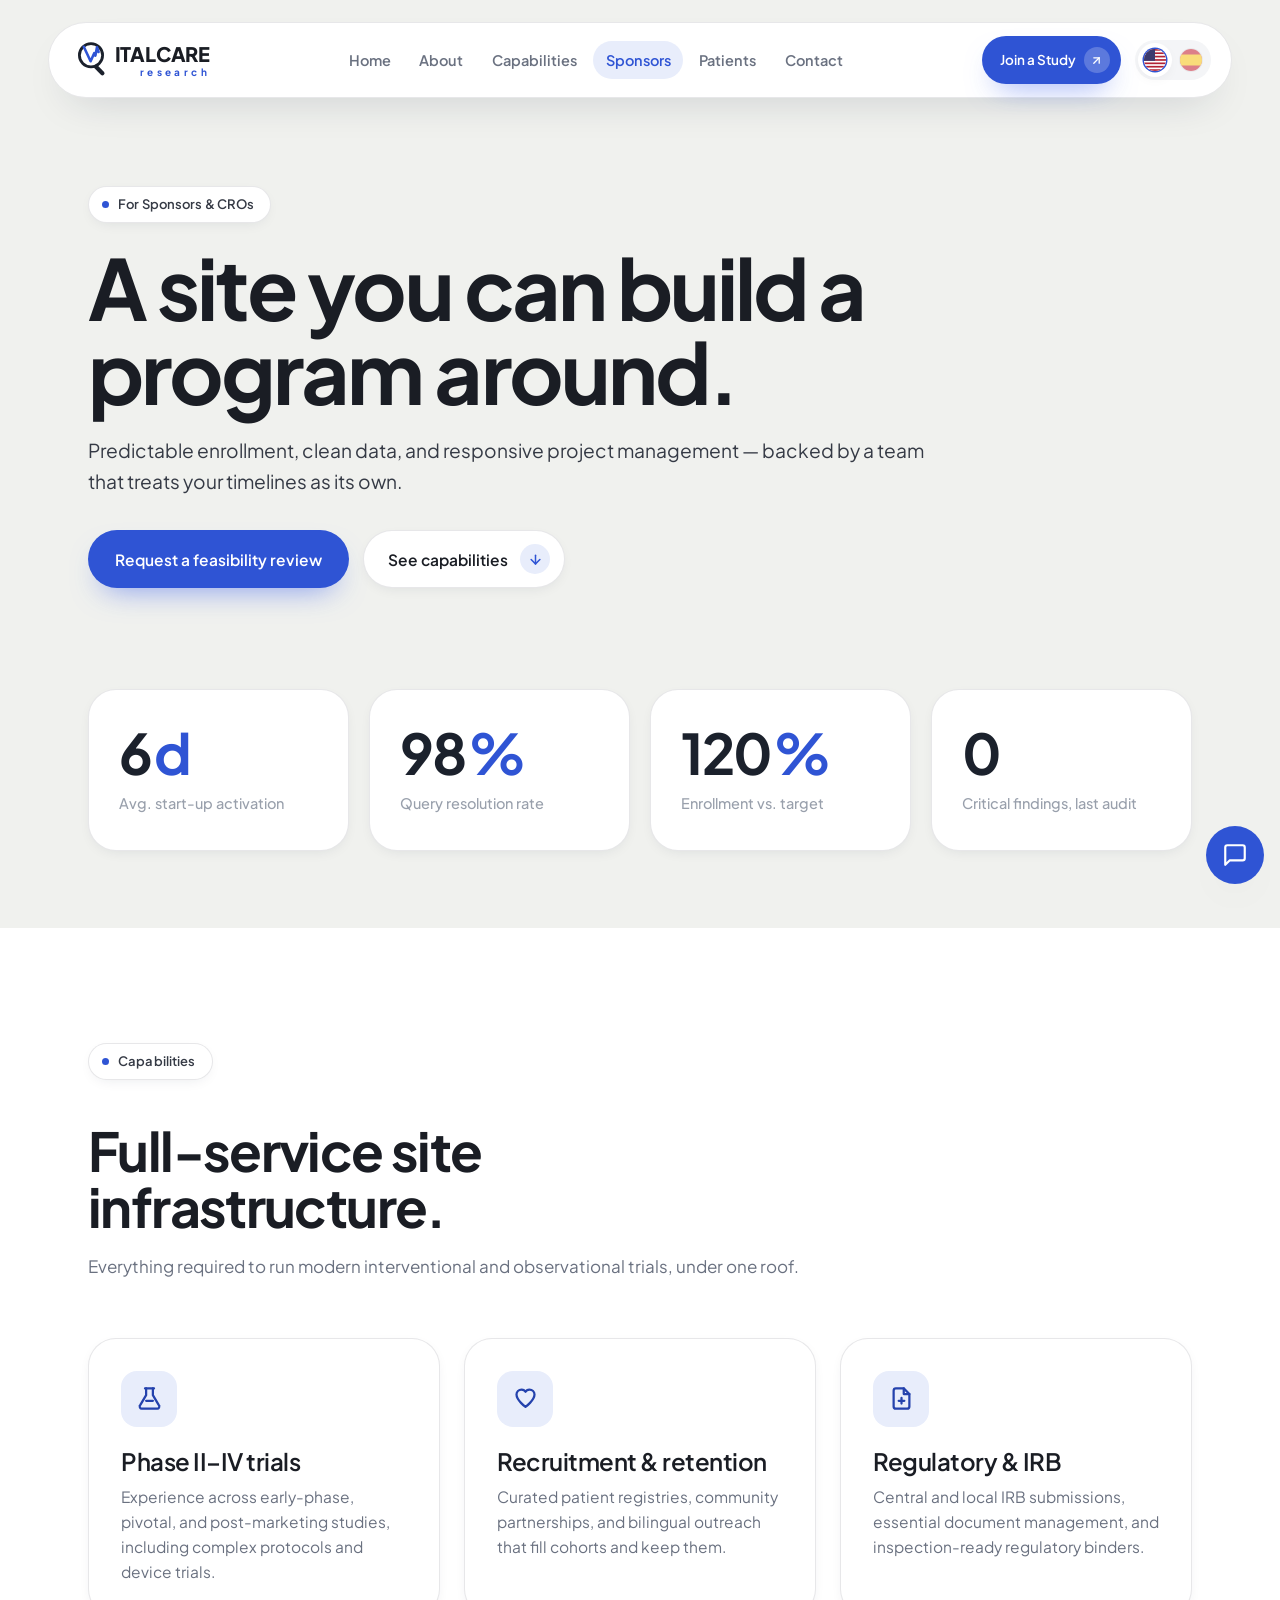
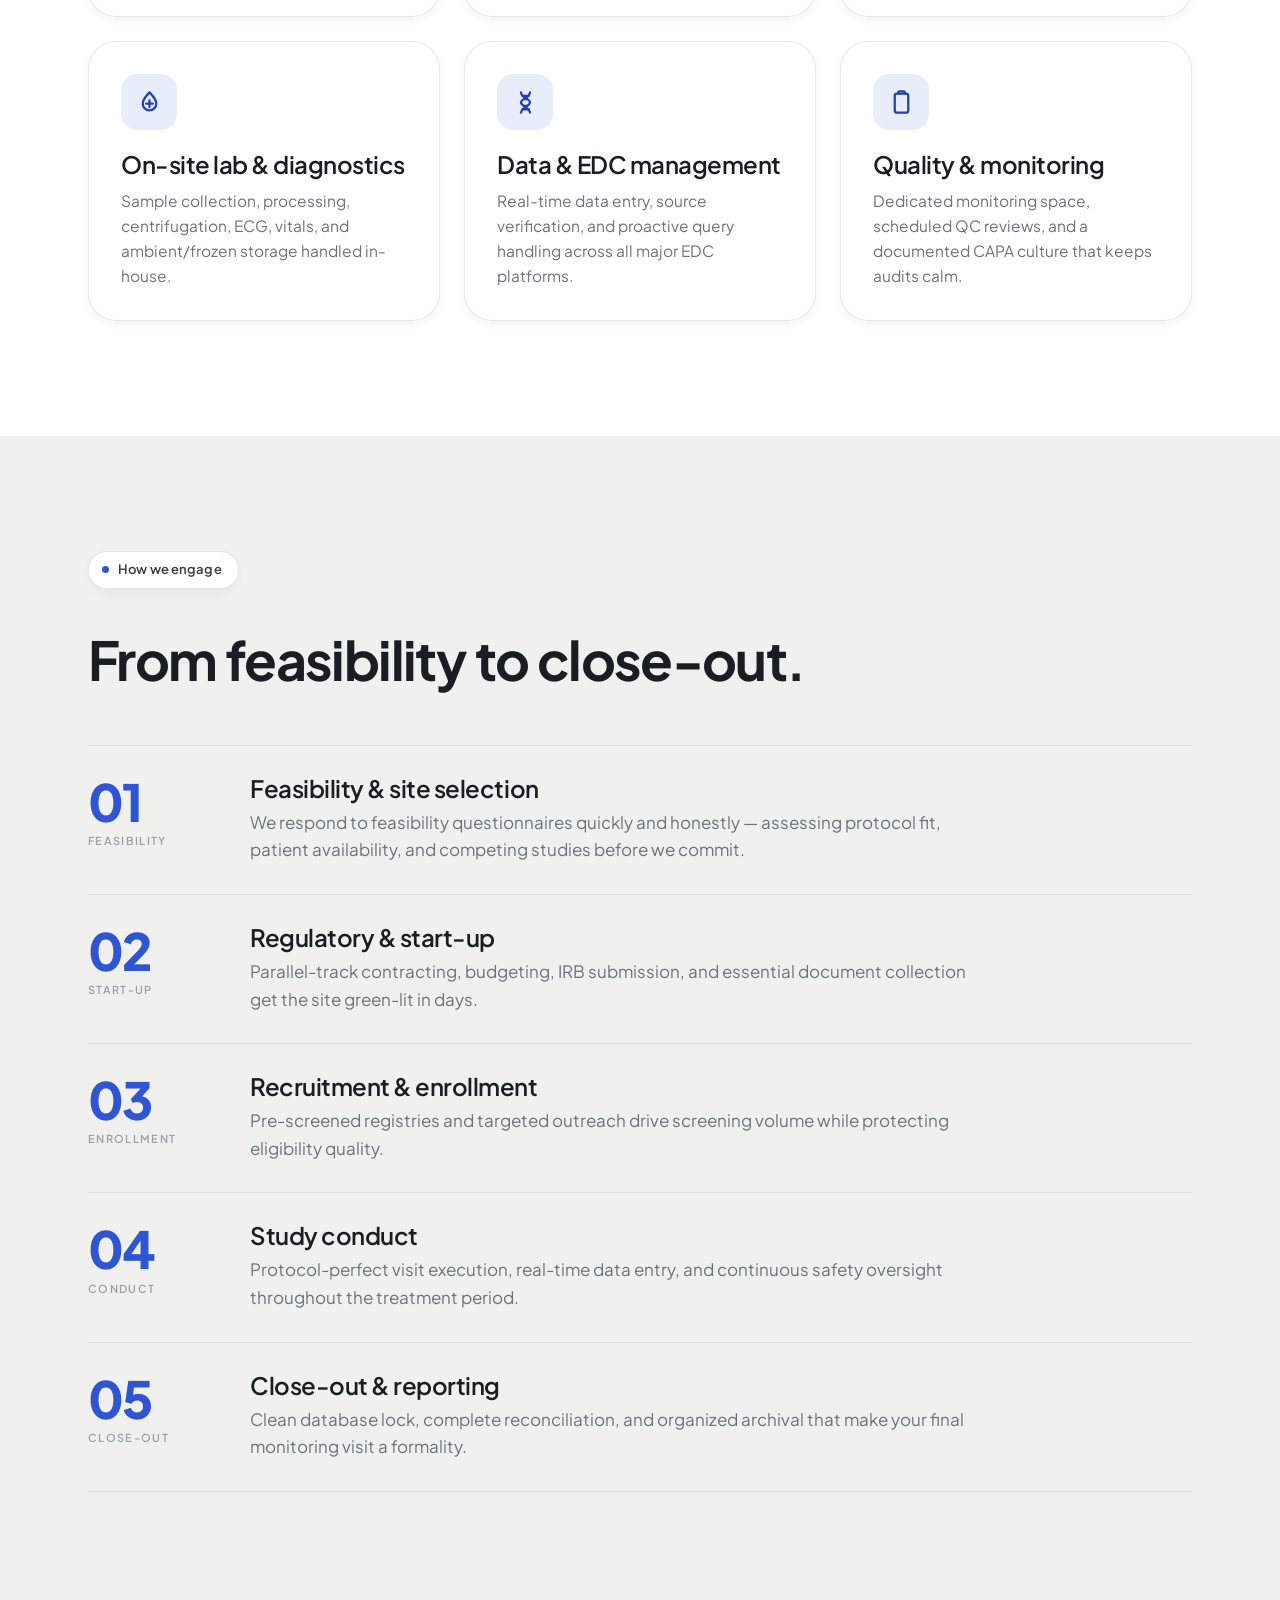
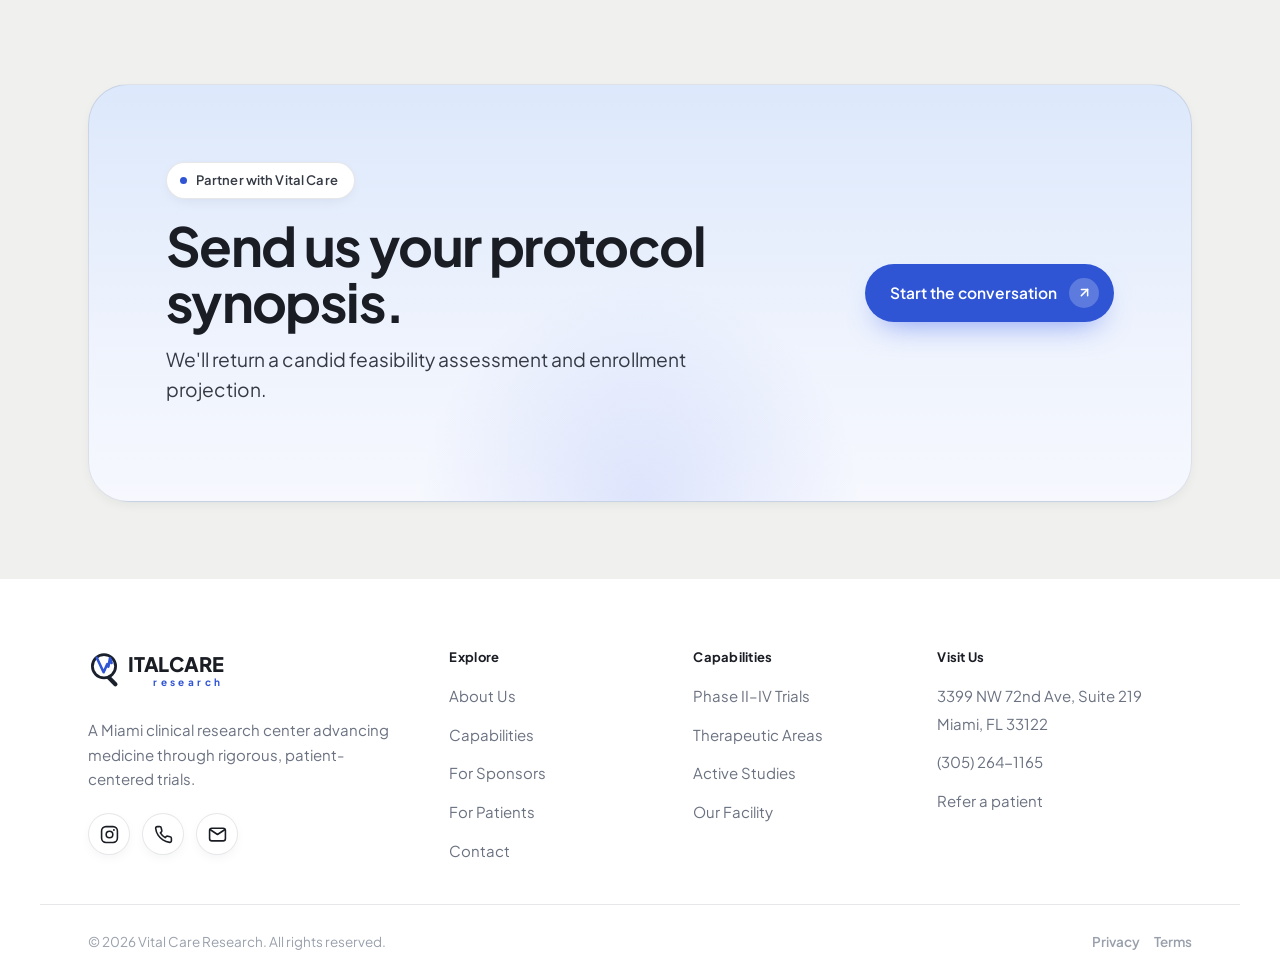
<file: sponsors.html>
<!DOCTYPE html>
<html lang="en">
<head>
<meta charset="UTF-8">
<meta name="viewport" content="width=device-width, initial-scale=1, viewport-fit=cover">
<title>For Sponsors — Vital Care Research</title>
<meta name="description" content="Capabilities for sponsors and CROs: Phase II–IV experience, rapid start-up, enrollment performance, and audit-ready data from our Miami clinical research center.">
<link rel="icon" href="img/favicon.svg" type="image/svg+xml">
<link rel="preconnect" href="https://fonts.googleapis.com">
<link rel="preconnect" href="https://fonts.gstatic.com" crossorigin>
<link href="https://fonts.googleapis.com/css2?family=Plus+Jakarta+Sans:wght@400;500;600;700;800&display=swap" rel="stylesheet">
<link rel="stylesheet" href="assets/styles.css?v=14">
<style>
  .timeline { display:grid; gap:0; }
  .step { display:grid; grid-template-columns:130px 1fr; gap:32px; padding:30px 0; border-top:1px solid var(--line); align-items:start; }
  .step:last-child { border-bottom:1px solid var(--line); }
  .step .ph-num { font-weight:800; font-size:clamp(34px,4vw,52px); color:var(--blue); line-height:1; letter-spacing:-0.03em; }
  .step .ph-num small { display:block; font-size:11px; font-weight:600; letter-spacing:0.12em; color:var(--muted); margin-top:8px; }
  .step h3 { margin-bottom:8px; }
  .step p { color:var(--body); margin:0; max-width:62ch; }
  .step:hover h3 { color:var(--blue-deep); transition:color .3s; }
  @media (max-width:680px){ .step{ grid-template-columns:1fr; gap:10px; } }
</style>
</head>
<body data-page="sponsors">
<div id="site-header"></div>

<section class="page-hero" data-screen-label="Sponsors hero">
  <div class="wrap">
    <span class="eyebrow reveal in"><span data-es="Para Patrocinadores y CRO">For Sponsors &amp; CROs</span></span>
    <h1 class="display reveal in" data-d="1" style="margin-top:22px; max-width:18ch;"><span data-es="Un sitio sobre el cual construir un programa.">A site you can build a program around.</span></h1>
    <p class="lead reveal in" data-d="2"><span data-es="Inscripción predecible, datos limpios y una gestión de proyectos receptiva, respaldada por un equipo que trata sus cronogramas como propios.">Predictable enrollment, clean data, and responsive project management — backed by a team that treats your timelines as its own.</span></p>
    <div class="reveal in" data-d="3" style="margin-top:34px; display:flex; gap:14px; flex-wrap:wrap;">
      <a class="btn btn-primary no-circle" href="contact.html"><span data-es="Solicite una revisión de viabilidad">Request a feasibility review</span></a>
      <a class="btn btn-ghost" href="#capabilities"><span data-es="Ver capacidades">See capabilities</span><span class="circle"><svg viewBox="0 0 24 24" fill="none" stroke="currentColor" stroke-width="2.4" stroke-linecap="round" stroke-linejoin="round"><line x1="12" y1="5" x2="12" y2="19"/><polyline points="5 12 12 19 19 12"/></svg></span></a>
    </div>
  </div>
</section>

<!-- performance stats -->
<section class="section section--tight">
  <div class="wrap">
    <div class="stats">
      <div class="stat reveal"><div class="num"><span data-count="6">0</span><span class="suf">d</span></div><div class="lbl"><span data-es="Activación promedio de inicio">Avg. start-up activation</span></div></div>
      <div class="stat reveal" data-d="1"><div class="num"><span data-count="98">0</span><span class="suf">%</span></div><div class="lbl"><span data-es="Tasa de resolución de consultas">Query resolution rate</span></div></div>
      <div class="stat reveal" data-d="2"><div class="num"><span data-count="120">0</span><span class="suf">%</span></div><div class="lbl"><span data-es="Inscripción vs. objetivo">Enrollment vs. target</span></div></div>
      <div class="stat reveal" data-d="3"><div class="num"><span data-count="0">0</span></div><div class="lbl"><span data-es="Hallazgos críticos, última auditoría">Critical findings, last audit</span></div></div>
    </div>
  </div>
</section>

<!-- capabilities -->
<section class="section" id="capabilities" style="background:var(--surface);" data-screen-label="Capabilities">
  <div class="wrap">
    <div class="sec-head reveal">
      <span class="eyebrow"><span data-es="Capacidades">Capabilities</span></span>
      <h2 class="title" style="margin-top:22px;"><span data-es="Infraestructura de sitio de servicio completo.">Full-service site infrastructure.</span></h2>
      <p><span data-es="Todo lo necesario para realizar ensayos intervencionistas y observacionales modernos, bajo un mismo techo.">Everything required to run modern interventional and observational trials, under one roof.</span></p>
    </div>
    <div class="grid grid-3">
      <div class="card reveal"><div class="ico"><svg viewBox="0 0 24 24" fill="none" stroke="currentColor" stroke-width="2" stroke-linecap="round" stroke-linejoin="round"><path d="M9 3v6l-5 8.5A2 2 0 0 0 5.7 21h12.6a2 2 0 0 0 1.7-3.5L15 9V3"/><path d="M8 3h8"/><path d="M9 14h6"/></svg></div><h3><span data-es="Ensayos de Fase II–IV">Phase II–IV trials</span></h3><p><span data-es="Experiencia en estudios de fase temprana, pivotales y de poscomercialización, incluidos protocolos complejos y ensayos de dispositivos.">Experience across early-phase, pivotal, and post-marketing studies, including complex protocols and device trials.</span></p></div>
      <div class="card green reveal" data-d="1"><div class="ico"><svg viewBox="0 0 24 24" fill="none" stroke="currentColor" stroke-width="2" stroke-linecap="round" stroke-linejoin="round"><path d="M20 8.5C20 6 18 4 15.5 4c-1.7 0-3 .9-3.5 2-.5-1.1-1.8-2-3.5-2C6 4 4 6 4 8.5c0 5 8 11 8 11s8-6 8-11z"/></svg></div><h3><span data-es="Reclutamiento y retención">Recruitment &amp; retention</span></h3><p><span data-es="Registros de pacientes seleccionados, alianzas comunitarias y alcance bilingüe que llenan las cohortes y las mantienen.">Curated patient registries, community partnerships, and bilingual outreach that fill cohorts and keep them.</span></p></div>
      <div class="card reveal" data-d="2"><div class="ico"><svg viewBox="0 0 24 24" fill="none" stroke="currentColor" stroke-width="2" stroke-linecap="round" stroke-linejoin="round"><path d="M14 3H7a2 2 0 0 0-2 2v14a2 2 0 0 0 2 2h10a2 2 0 0 0 2-2V8z"/><path d="M14 3v5h5"/><path d="M12 11.5v5"/><path d="M9.5 14h5"/></svg></div><h3><span data-es="Regulatorio e IRB">Regulatory &amp; IRB</span></h3><p><span data-es="Presentaciones a IRB centrales y locales, gestión de documentos esenciales y carpetas regulatorias listas para inspección.">Central and local IRB submissions, essential document management, and inspection-ready regulatory binders.</span></p></div>
      <div class="card reveal"><div class="ico"><svg viewBox="0 0 24 24" fill="none" stroke="currentColor" stroke-width="2" stroke-linecap="round" stroke-linejoin="round"><path d="M12 3s6 6 6 10a6 6 0 0 1-12 0c0-4 6-10 6-10z"/><path d="M12 10v6"/><path d="M9 13h6"/></svg></div><h3><span data-es="Laboratorio y diagnóstico en el sitio">On-site lab &amp; diagnostics</span></h3><p><span data-es="Recolección de muestras, procesamiento, centrifugación, ECG, signos vitales y almacenamiento ambiental/congelado gestionados internamente.">Sample collection, processing, centrifugation, ECG, vitals, and ambient/frozen storage handled in-house.</span></p></div>
      <div class="card reveal" data-d="1"><div class="ico"><svg viewBox="0 0 24 24" fill="none" stroke="currentColor" stroke-width="2" stroke-linecap="round" stroke-linejoin="round"><path d="M8 3c0 4 8 6 8 9s-8 5-8 9"/><path d="M16 3c0 4-8 6-8 9s8 5 8 9"/><path d="M9 6h6"/><path d="M9 18h6"/><path d="M10.5 9h3"/><path d="M10.5 15h3"/></svg></div><h3><span data-es="Gestión de datos y EDC">Data &amp; EDC management</span></h3><p><span data-es="Entrada de datos en tiempo real, verificación de fuente y manejo proactivo de consultas en todas las principales plataformas EDC.">Real-time data entry, source verification, and proactive query handling across all major EDC platforms.</span></p></div>
      <div class="card reveal" data-d="2"><div class="ico"><svg viewBox="0 0 24 24" fill="none" stroke="currentColor" stroke-width="2" stroke-linecap="round" stroke-linejoin="round"><rect x="6" y="4" width="12" height="17" rx="2"/><path d="M9 4V3a1 1 0 0 1 1-1h4a1 1 0 0 1 1 1v1"/><path class="ecg" d="M8 13h2l1.5-3 2 5 1.5-2h1"/></svg></div><h3><span data-es="Calidad y monitoreo">Quality &amp; monitoring</span></h3><p><span data-es="Espacio de monitoreo dedicado, revisiones de QC programadas y una cultura CAPA documentada que mantiene las auditorías tranquilas.">Dedicated monitoring space, scheduled QC reviews, and a documented CAPA culture that keeps audits calm.</span></p></div>
    </div>
  </div>
</section>

<!-- process -->
<section class="section" data-screen-label="Process">
  <div class="wrap">
    <div class="sec-head reveal">
      <span class="eyebrow"><span data-es="Cómo colaboramos">How we engage</span></span>
      <h2 class="title" style="margin-top:22px;"><span data-es="De la viabilidad al cierre.">From feasibility to close-out.</span></h2>
    </div>
    <div class="timeline">
      <div class="step reveal"><div class="ph-num">01<small>FEASIBILITY</small></div><div><h3><span data-es="Viabilidad y selección de sitio">Feasibility &amp; site selection</span></h3><p><span data-es="Respondemos los cuestionarios de viabilidad con rapidez y honestidad, evaluando la idoneidad del protocolo, la disponibilidad de pacientes y los estudios competidores antes de comprometernos.">We respond to feasibility questionnaires quickly and honestly — assessing protocol fit, patient availability, and competing studies before we commit.</span></p></div></div>
      <div class="step reveal"><div class="ph-num">02<small>START-UP</small></div><div><h3><span data-es="Regulatorio y puesta en marcha">Regulatory &amp; start-up</span></h3><p><span data-es="La contratación, los presupuestos, la presentación al IRB y la recopilación de documentos esenciales en paralelo aprueban el sitio en días.">Parallel-track contracting, budgeting, IRB submission, and essential document collection get the site green-lit in days.</span></p></div></div>
      <div class="step reveal"><div class="ph-num">03<small>ENROLLMENT</small></div><div><h3><span data-es="Reclutamiento e inscripción">Recruitment &amp; enrollment</span></h3><p><span data-es="Los registros preseleccionados y el alcance dirigido impulsan el volumen de selección mientras protegen la calidad de la elegibilidad.">Pre-screened registries and targeted outreach drive screening volume while protecting eligibility quality.</span></p></div></div>
      <div class="step reveal"><div class="ph-num">04<small>CONDUCT</small></div><div><h3><span data-es="Conducción del estudio">Study conduct</span></h3><p><span data-es="Ejecución de visitas perfecta según el protocolo, entrada de datos en tiempo real y supervisión continua de la seguridad durante todo el periodo de tratamiento.">Protocol-perfect visit execution, real-time data entry, and continuous safety oversight throughout the treatment period.</span></p></div></div>
      <div class="step reveal"><div class="ph-num">05<small>CLOSE-OUT</small></div><div><h3><span data-es="Cierre e informes">Close-out &amp; reporting</span></h3><p><span data-es="Bloqueo de base de datos limpio, conciliación completa y archivo organizado que hacen de su visita de monitoreo final una formalidad.">Clean database lock, complete reconciliation, and organized archival that make your final monitoring visit a formality.</span></p></div></div>
    </div>
  </div>
</section>

<!-- CTA -->
<section class="section section--tight">
  <div class="wrap">
    <div class="cta-band reveal">
      <div class="glow"></div>
      <div style="position:relative; z-index:2; display:flex; justify-content:space-between; align-items:center; gap:40px; flex-wrap:wrap;">
        <div style="max-width:600px;">
          <span class="eyebrow"><span data-es="Colabore con Vital Care">Partner with Vital Care</span></span>
          <h2 class="title" style="margin-top:18px;"><span data-es="Envíenos la sinopsis de su protocolo.">Send us your protocol synopsis.</span></h2>
          <p class="lead" style="margin-top:14px;"><span data-es="Le devolveremos una evaluación de viabilidad sincera y una proyección de inscripción.">We'll return a candid feasibility assessment and enrollment projection.</span></p>
        </div>
        <a class="btn btn-primary" href="contact.html"><span data-es="Inicie la conversación">Start the conversation</span><span class="circle"><svg viewBox="0 0 24 24" fill="none" stroke="currentColor" stroke-width="2.4" stroke-linecap="round" stroke-linejoin="round"><line x1="7" y1="17" x2="17" y2="7"/><polyline points="7 7 17 7 17 17"/></svg></span></a>
      </div>
    </div>
  </div>
</section>

<div id="site-footer"></div>
<script src="assets/i18n.js?v=13"></script>
<script src="assets/site.js?v=14"></script>
<script src="assets/chatbot.js?v=13"></script>
</body>
</html>
</file>
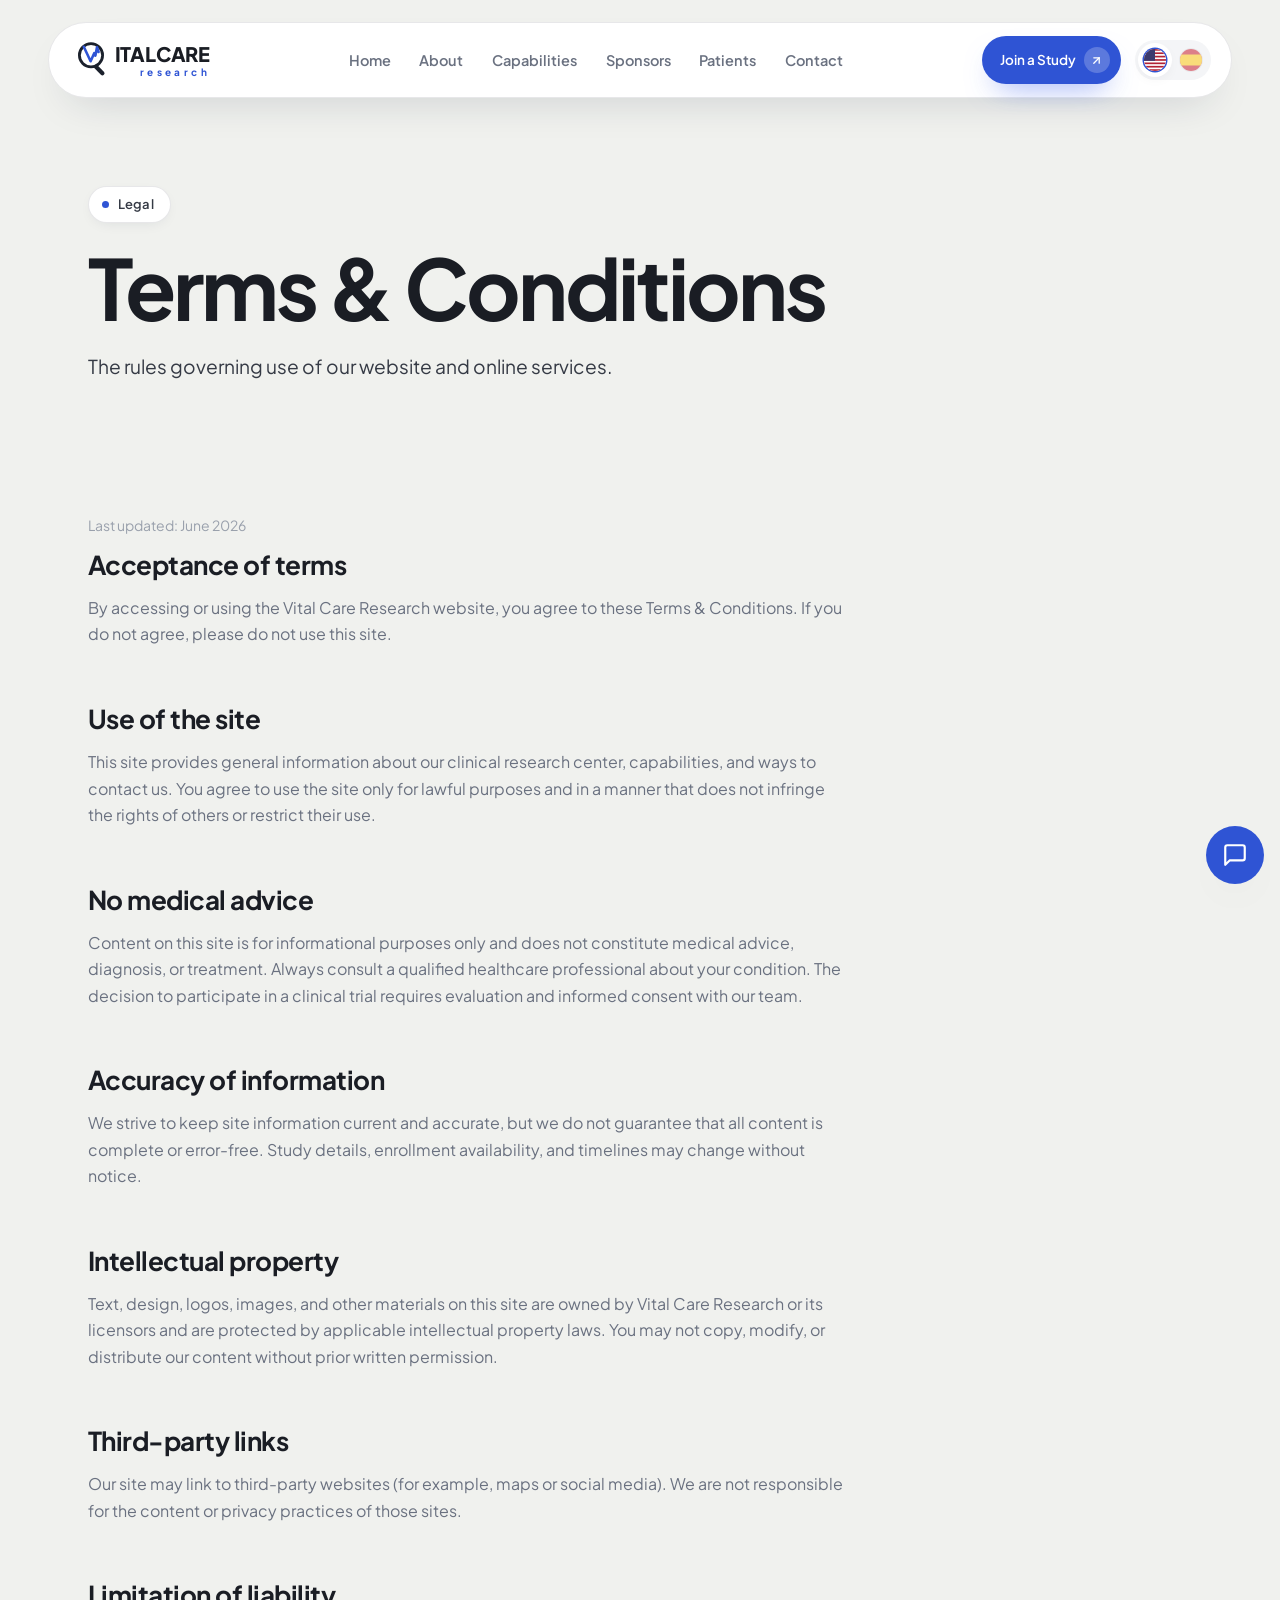
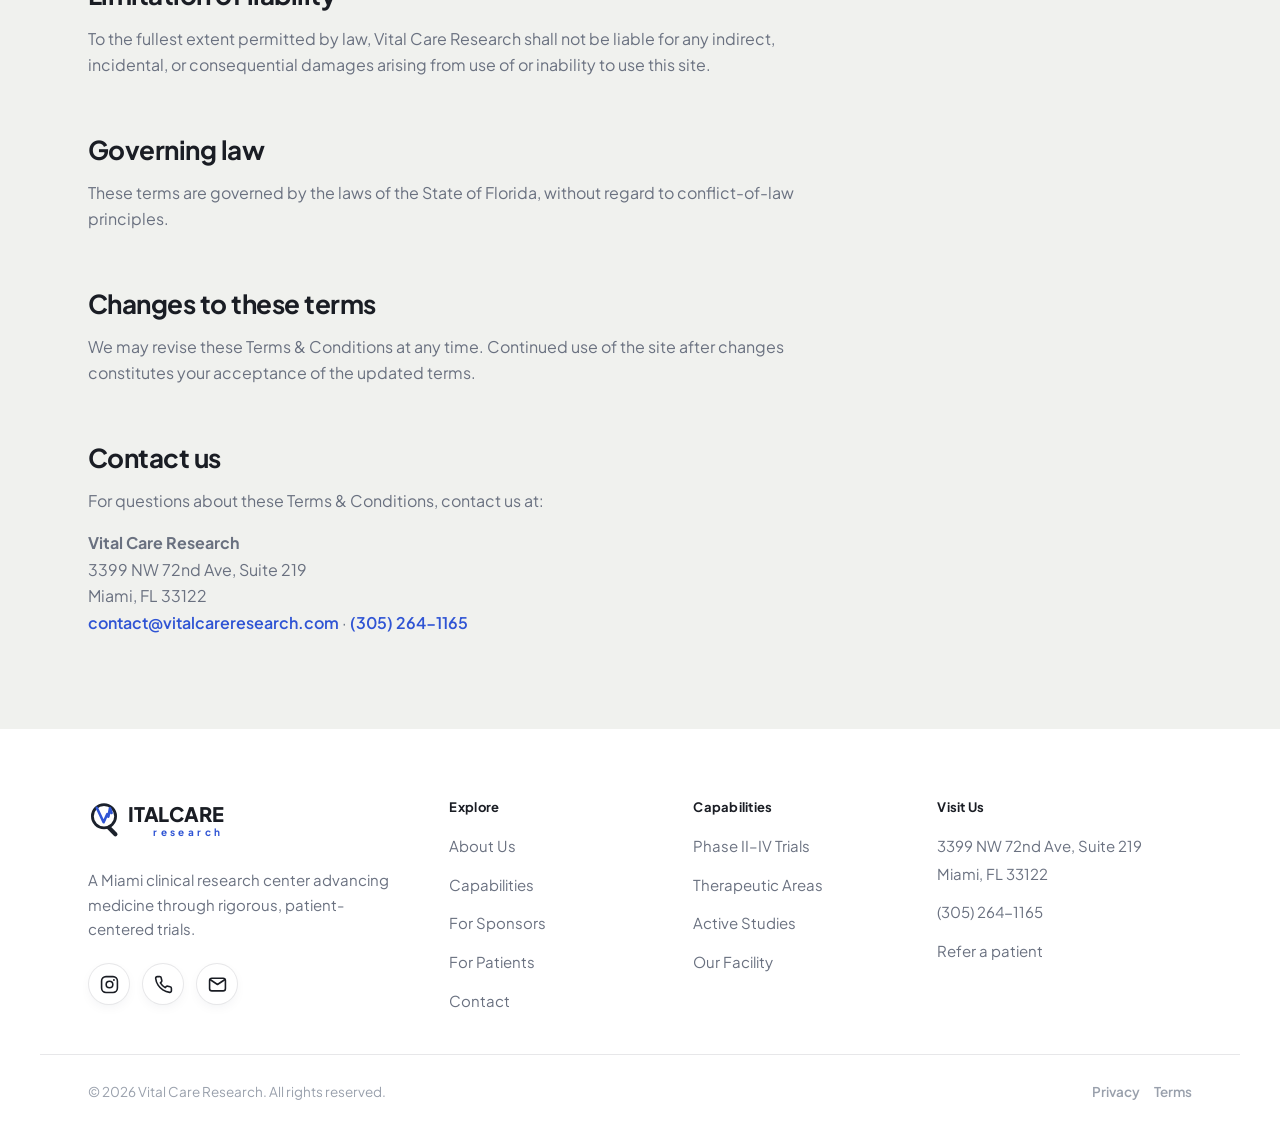
<file: terms.html>
<!DOCTYPE html>
<html lang="en">
<head>
<meta charset="UTF-8">
<meta name="viewport" content="width=device-width, initial-scale=1, viewport-fit=cover">
<title>Terms &amp; Conditions — Vital Care Research</title>
<meta name="description" content="Terms and Conditions for using the Vital Care Research website.">
<link rel="icon" href="img/favicon.svg" type="image/svg+xml">
<link rel="preconnect" href="https://fonts.googleapis.com">
<link rel="preconnect" href="https://fonts.gstatic.com" crossorigin>
<link href="https://fonts.googleapis.com/css2?family=Plus+Jakarta+Sans:wght@400;500;600;700;800&display=swap" rel="stylesheet">
<link rel="stylesheet" href="assets/styles.css?v=14">
</head>
<body data-page="terms">
<div id="site-header"></div>

<section class="page-hero" data-screen-label="Terms hero">
  <div class="wrap">
    <span class="eyebrow reveal in"><span data-es="Legal">Legal</span></span>
    <h1 class="display reveal in" data-d="1" style="margin-top:22px;"><span data-es="Términos y Condiciones">Terms &amp; Conditions</span></h1>
    <p class="lead reveal in" data-d="2"><span data-es="Las reglas que rigen el uso de nuestro sitio web y servicios en línea.">The rules governing use of our website and online services.</span></p>
  </div>
</section>

<section class="section section--tight">
  <div class="wrap">
    <div class="legal reveal">
      <p class="updated"><span data-es="Última actualización: junio de 2026">Last updated: June 2026</span></p>

      <h2><span data-es="Aceptación de los términos">Acceptance of terms</span></h2>
      <p><span data-es="Al acceder o utilizar el sitio web de Vital Care Research, usted acepta estos Términos y Condiciones. Si no está de acuerdo, no utilice este sitio.">By accessing or using the Vital Care Research website, you agree to these Terms &amp; Conditions. If you do not agree, please do not use this site.</span></p>

      <h2><span data-es="Uso del sitio">Use of the site</span></h2>
      <p><span data-es="Este sitio proporciona información general sobre nuestro centro de investigación clínica, capacidades y formas de contactarnos. Usted acepta usar el sitio solo para fines legales y de manera que no infrinja los derechos de otros ni restrinja su uso.">This site provides general information about our clinical research center, capabilities, and ways to contact us. You agree to use the site only for lawful purposes and in a manner that does not infringe the rights of others or restrict their use.</span></p>

      <h2><span data-es="Sin asesoramiento médico">No medical advice</span></h2>
      <p><span data-es="El contenido de este sitio es solo para fines informativos y no constituye asesoramiento médico, diagnóstico ni tratamiento. Siempre consulte a un profesional de la salud calificado sobre su condición. La decisión de participar en un ensayo clínico requiere evaluación y consentimiento informado con nuestro equipo.">Content on this site is for informational purposes only and does not constitute medical advice, diagnosis, or treatment. Always consult a qualified healthcare professional about your condition. The decision to participate in a clinical trial requires evaluation and informed consent with our team.</span></p>

      <h2><span data-es="Exactitud de la información">Accuracy of information</span></h2>
      <p><span data-es="Nos esforzamos por mantener la información del sitio actualizada y precisa, pero no garantizamos que todo el contenido esté completo o libre de errores. Los detalles de los estudios, la disponibilidad de inscripción y los plazos pueden cambiar sin previo aviso.">We strive to keep site information current and accurate, but we do not guarantee that all content is complete or error-free. Study details, enrollment availability, and timelines may change without notice.</span></p>

      <h2><span data-es="Propiedad intelectual">Intellectual property</span></h2>
      <p><span data-es="El texto, diseño, logotipos, imágenes y otros materiales de este sitio son propiedad de Vital Care Research o sus licenciantes y están protegidos por las leyes de propiedad intelectual aplicables. No puede copiar, modificar ni distribuir nuestro contenido sin permiso previo por escrito.">Text, design, logos, images, and other materials on this site are owned by Vital Care Research or its licensors and are protected by applicable intellectual property laws. You may not copy, modify, or distribute our content without prior written permission.</span></p>

      <h2><span data-es="Enlaces a terceros">Third-party links</span></h2>
      <p><span data-es="Nuestro sitio puede enlazar a sitios de terceros (por ejemplo, mapas o redes sociales). No somos responsables del contenido ni de las prácticas de privacidad de esos sitios.">Our site may link to third-party websites (for example, maps or social media). We are not responsible for the content or privacy practices of those sites.</span></p>

      <h2><span data-es="Limitación de responsabilidad">Limitation of liability</span></h2>
      <p><span data-es="En la máxima medida permitida por la ley, Vital Care Research no será responsable por daños indirectos, incidentales o consecuentes derivados del uso o la imposibilidad de uso de este sitio.">To the fullest extent permitted by law, Vital Care Research shall not be liable for any indirect, incidental, or consequential damages arising from use of or inability to use this site.</span></p>

      <h2><span data-es="Ley aplicable">Governing law</span></h2>
      <p><span data-es="Estos términos se rigen por las leyes del Estado de Florida, sin tener en cuenta los principios de conflicto de leyes.">These terms are governed by the laws of the State of Florida, without regard to conflict-of-law principles.</span></p>

      <h2><span data-es="Cambios a estos términos">Changes to these terms</span></h2>
      <p><span data-es="Podemos revisar estos Términos y Condiciones en cualquier momento. El uso continuado del sitio después de los cambios constituye su aceptación de los términos actualizados.">We may revise these Terms &amp; Conditions at any time. Continued use of the site after changes constitutes your acceptance of the updated terms.</span></p>

      <h2><span data-es="Contáctenos">Contact us</span></h2>
      <p><span data-es="Para preguntas sobre estos Términos y Condiciones, contáctenos en:">For questions about these Terms &amp; Conditions, contact us at:</span></p>
      <p><strong>Vital Care Research</strong><br>3399 NW 72nd Ave, Suite 219<br>Miami, FL 33122<br><a href="mailto:contact@vitalcareresearch.com">contact@vitalcareresearch.com</a> · <a href="tel:+13052641165">(305) 264-1165</a></p>
    </div>
  </div>
</section>

<div id="site-footer"></div>
<script src="assets/i18n.js?v=13"></script>
<script src="assets/site.js?v=14"></script>
<script src="assets/chatbot.js?v=13"></script>
</body>
</html>
</file>
<file: assets/styles.css>
/* ============================================================
   VITAL CARE RESEARCH — Design System v3
   Azure blue + forest green · glassy, rounded, airy, human
   ============================================================ */

:root {
  /* surfaces */
  --bg:      #f0f1ee;   /* light cool-gray page */
  --surface: #ffffff;   /* cards */
  --panel:   #f4f5f7;   /* inner panels */

  /* ink / text */
  --ink:   #1a1d24;     /* headings (cool charcoal) */
  --ink-2: #353a45;
  --body:  #6a7180;     /* body text */
  --muted: #99a0ac;

  /* brand — deep confident blue */
  --blue:      #2f54d4;
  --blue-deep: #2442ad;
  --blue-soft: #e8edfb;

  /* dark — charcoal ink (repurposed) */
  --green:      #1b212c;
  --green-deep: #11151d;
  --green-soft: #eef0f3;

  /* lines */
  --line:   rgba(20,25,40,0.10);
  --line-2: rgba(20,25,40,0.055);

  --f-sans: "Plus Jakarta Sans", system-ui, -apple-system, sans-serif;

  --maxw: 1200px;
  --pad: clamp(18px, 4vw, 48px);
  --radius: 18px;
  --radius-lg: 28px;
  --radius-xl: 40px;

  --shadow-sm: 0 4px 16px -8px rgba(25,35,60,0.16);
  --shadow:    0 18px 44px -22px rgba(25,35,60,0.22);
  --shadow-lg: 0 40px 90px -34px rgba(25,35,60,0.28);

  --ease: cubic-bezier(.22,.61,.36,1);
}

* { box-sizing: border-box; }
html { scroll-behavior: smooth; }

body {
  margin: 0;
  background: var(--bg);
  color: var(--body);
  font-family: var(--f-sans);
  font-size: 17px;
  line-height: 1.62;
  -webkit-font-smoothing: antialiased;
  text-rendering: optimizeLegibility;
  overflow-x: hidden;
}

img { max-width: 100%; display: block; }
a { color: inherit; text-decoration: none; }

/* ---------- layout ---------- */
.wrap { max-width: var(--maxw); margin: 0 auto; padding-inline: var(--pad); }
.section { position: relative; z-index: 1; padding-block: clamp(64px, 9vw, 128px); }
.section--tight { padding-block: clamp(44px, 6vw, 84px); }

/* rounded white "sheet" sections (Mind Haven style) */
.sheet { background: var(--surface); border-radius: var(--radius-xl); box-shadow: var(--shadow-sm); }
.sheet-wrap { max-width: 1320px; margin: 0 auto; padding-inline: clamp(12px, 2.4vw, 28px); }

/* ---------- typography ---------- */
h1, h2, h3, h4 { font-family: var(--f-sans); font-weight: 700; line-height: 1.05; letter-spacing: -0.02em; margin: 0; color: var(--ink); }
.display { font-size: clamp(42px, 6.6vw, 84px); font-weight: 700; letter-spacing: -0.035em; line-height: 1.0; }
h2.title { font-size: clamp(30px, 4.2vw, 54px); font-weight: 700; letter-spacing: -0.03em; }
h3 { font-size: clamp(19px, 1.9vw, 24px); font-weight: 600; }
p { margin: 0 0 1em; }
.lead { font-size: clamp(17px, 1.5vw, 21px); line-height: 1.6; color: var(--ink-2); max-width: 60ch; }
.muted { color: var(--muted); }

/* pill section label (outlined) */
.eyebrow {
  display: inline-flex; align-items: center; gap: 9px;
  font-size: 13px; font-weight: 600; letter-spacing: 0.01em;
  color: var(--ink-2); background: var(--surface); border: 1px solid var(--line);
  padding: 7px 16px 7px 13px; border-radius: 100px; box-shadow: var(--shadow-sm);
}
.eyebrow::before { content: ""; width: 7px; height: 7px; border-radius: 50%; background: var(--blue); }
.eyebrow--light { color: #fff; background: rgba(255,255,255,0.16); border-color: rgba(255,255,255,0.25); backdrop-filter: blur(6px); box-shadow: none; }
.eyebrow--light::before { background: #fff; }

/* ---------- buttons ---------- */
.btn {
  display: inline-flex; align-items: center; gap: 12px;
  font-family: var(--f-sans); font-weight: 600; font-size: 15.5px;
  padding: 13px 14px 13px 24px; border-radius: 100px;
  border: 1.5px solid transparent; cursor: pointer;
  transition: transform .25s var(--ease), box-shadow .25s var(--ease), background .25s, color .25s, border-color .25s;
  white-space: nowrap;
}
.btn.no-circle { padding: 14px 26px; }
.btn .circle {
  width: 30px; height: 30px; border-radius: 50%; flex: none;
  display: inline-flex; align-items: center; justify-content: center;
  background: rgba(255,255,255,0.22); transition: transform .3s var(--ease), background .3s;
}
.btn .circle svg { width: 15px; height: 15px; }
.btn:hover .circle { transform: rotate(-45deg); }

.btn-primary { background: var(--blue); color: #fff; box-shadow: 0 14px 30px -14px rgba(47,86,236,0.6); }
.btn-primary:hover { background: var(--blue-deep); transform: translateY(-2px); box-shadow: 0 20px 42px -16px rgba(47,86,236,0.7); }
.btn-dark { background: var(--green); color: #fff; box-shadow: 0 14px 30px -14px rgba(27,33,44,0.55); }
.btn-dark:hover { background: var(--green-deep); transform: translateY(-2px); }
.btn-blue { background: var(--blue); color: #fff; box-shadow: 0 14px 30px -14px rgba(47,86,236,0.6); }
.btn-blue:hover { background: var(--blue-deep); transform: translateY(-2px); }
.btn-ghost { background: var(--surface); color: var(--ink); border-color: var(--line); box-shadow: var(--shadow-sm); }
.btn-ghost:hover { border-color: var(--blue); color: var(--blue); transform: translateY(-2px); }
.btn-ghost .circle { background: var(--blue-soft); color: var(--blue); }
.btn-outline { background: transparent; color: #fff; border-color: rgba(255,255,255,0.55); }
.btn-outline:hover { background: rgba(255,255,255,0.12); transform: translateY(-2px); }
.btn-outline .circle { background: rgba(255,255,255,0.18); }
.btn-light { background: #fff; color: var(--blue); box-shadow: var(--shadow); }
.btn-light:hover { transform: translateY(-2px); box-shadow: var(--shadow-lg); }
.btn-light .circle { background: var(--blue-soft); }

/* ---------- header / floating pill nav ---------- */
.site-header { position: sticky; top: 0; z-index: 60; padding-top: clamp(12px, 1.8vw, 22px); transition: padding .3s; }
.site-header .wrap { max-width: 1480px; }
.site-header.scrolled { padding-top: 10px; }
.nav {
  position: relative;
  width: 100%;
  background: var(--surface); border: 1px solid var(--line);
  border-radius: 100px; box-shadow: var(--shadow);
  display: flex; align-items: center; justify-content: space-between;
  gap: clamp(8px, 1.2vw, 16px);
  height: 76px; padding: 0 clamp(14px, 1.6vw, 22px) 0 clamp(18px, 2vw, 28px);
}
.nav > nav { flex: 1; min-width: 0; display: flex; justify-content: center; }
.nav-links { display: flex; align-items: center; gap: 3px; list-style: none; margin: 0; padding: 0; flex-shrink: 0; }
.nav-links a:not(.btn) { font-weight: 600; font-size: 14.5px; color: var(--body); padding: 10px clamp(10px, 1vw, 14px); border-radius: 100px; transition: color .2s, background .2s; white-space: nowrap; }
.nav-menu-cta { display: none; }
.nav-links a:not(.btn):hover { color: var(--ink); background: var(--panel); }
.nav-links a:not(.btn).active { color: var(--blue); background: var(--blue-soft); }
.nav-right { display: flex; align-items: center; gap: clamp(10px, 1.2vw, 14px); flex-shrink: 0; }
.nav-phone { font-weight: 600; font-size: 14.5px; color: var(--body); display: inline-flex; align-items: center; gap: 8px; white-space: nowrap; }
.nav-phone:hover { color: var(--blue); }
.nav-phone svg { width: 16px; height: 16px; color: var(--blue); }

/* logo lockup */
.logo { display: inline-flex; align-items: center; gap: 0px; flex-shrink: 0; }
.logo .mark { width: 40px; height: 40px; flex: none; color: var(--green); }
.logo .word { display: flex; flex-direction: column; line-height: 1; }
.logo .word .top { font-weight: 800; font-size: 20px; letter-spacing: -0.01em; color: var(--ink); }
.logo .word .sub { font-weight: 700; font-size: 10px; letter-spacing: 0.34em; color: var(--blue); text-transform: lowercase; align-self: flex-end; margin-top: 3px; }
.logo .pulse-line { color: var(--blue); transform-origin: center; transform-box: fill-box; }
.logo:hover .pulse-line { animation: beat 1s var(--ease); }
@keyframes beat { 0%,100% { transform: scale(1); } 30% { transform: scale(1.1); } 45% { transform: scale(0.97); } }
.logo--light .mark { color: #fff; }
.logo--light .word .top { color: #fff; }
.logo--light .word .sub { color: rgba(255,255,255,0.85); }

.menu-btn { display: none; background: var(--panel); border: none; border-radius: 50%; width: 42px; height: 42px; cursor: pointer; align-items: center; justify-content: center; color: var(--ink); }
.menu-btn svg { width: 22px; height: 22px; }

/* compact nav CTA */
.nav .btn-primary { font-size: 13.5px; padding: 10px 10px 10px 17px; gap: 8px; white-space: nowrap; }
.nav .btn-primary .circle { width: 26px; height: 26px; }
.nav .btn-primary .circle svg { width: 13px; height: 13px; }

/* language toggle (flags) */
.lang-toggle { display: inline-flex; align-items: center; gap: 2px; background: var(--panel); border-radius: 100px; padding: 3px; }
.lang-btn { display: inline-flex; align-items: center; justify-content: center; width: 34px; height: 34px; border: none; background: transparent; border-radius: 50%; cursor: pointer; padding: 0; transition: background .2s, transform .2s; position: relative; }
.lang-btn:hover { transform: translateY(-1px); }
.lang-btn .flag { width: 22px; height: 22px; border-radius: 50%; overflow: hidden; box-shadow: 0 0 0 1px var(--line); display: block; opacity: .5; transition: opacity .2s; }
.lang-btn.active { background: var(--surface); box-shadow: var(--shadow-sm); }
.lang-btn.active .flag { opacity: 1; box-shadow: 0 0 0 1.5px var(--blue); }
.lang-btn .flag svg { width: 100%; height: 100%; display: block; }

/* ---------- footer ---------- */
.site-footer { position: relative; z-index: 1; background: var(--surface); }
.footer-grid { display: grid; grid-template-columns: 1.6fr 1fr 1fr 1.3fr; gap: 48px; padding-block: 72px 40px; }
.footer-grid h4 { font-size: 13px; letter-spacing: 0.02em; color: var(--ink); margin-bottom: 18px; font-weight: 700; }
.footer-grid ul { list-style: none; margin: 0; padding: 0; display: flex; flex-direction: column; gap: 11px; }
.footer-grid a { color: var(--body); font-size: 15px; transition: color .2s; }
.footer-grid a:hover { color: var(--green); }
.footer-blurb { color: var(--body); font-size: 15px; max-width: 32ch; margin-top: 20px; }
.footer-social { display: flex; gap: 12px; margin-top: 22px; }
.footer-social a { width: 42px; height: 42px; border-radius: 50%; display: inline-flex; align-items: center; justify-content: center; background: var(--surface); border: 1px solid var(--line); color: var(--ink); box-shadow: var(--shadow-sm); transition: transform .25s var(--ease), background .25s, color .25s, border-color .25s; }
.footer-social a:hover { background: var(--blue); color: #fff; border-color: var(--blue); transform: translateY(-3px); }
.footer-social svg { width: 19px; height: 19px; }
.footer-bottom { display: flex; justify-content: space-between; align-items: center; gap: 20px; flex-wrap: wrap; padding-block: 26px; border-top: 1px solid var(--line); color: var(--muted); font-size: 13.5px; }
.footer-legal { display: inline-flex; align-items: center; gap: 14px; }
.footer-legal a { color: var(--muted); font-weight: 600; transition: color .2s; }
.footer-legal a:hover { color: var(--blue); }

/* legal pages */
.legal { max-width: 760px; }
.legal .updated { font-size: 14px; color: var(--muted); margin-top: 12px; }
.legal h2 { font-size: clamp(20px, 2.2vw, 26px); margin: 2.2em 0 0.65em; }
.legal h2:first-of-type { margin-top: 0; }
.legal p, .legal li { color: var(--body); font-size: 16px; line-height: 1.65; }
.legal ul { margin: 0.6em 0 1em; padding-left: 1.25em; }
.legal li { margin-bottom: 0.45em; }
.legal a { color: var(--blue); font-weight: 600; }
.legal a:hover { color: var(--blue-deep); }

/* ---------- cards ---------- */
.card { background: var(--surface); border: 1px solid var(--line); border-radius: var(--radius-lg); padding: 32px; box-shadow: var(--shadow-sm); transition: transform .35s var(--ease), box-shadow .35s; position: relative; overflow: hidden; }
.card:hover { transform: translateY(-6px); box-shadow: var(--shadow); }
.card .ico { width: 56px; height: 56px; border-radius: 16px; display: flex; align-items: center; justify-content: center; background: var(--blue-soft); color: var(--blue-deep); margin-bottom: 22px; animation: icoFloat 3.6s ease-in-out infinite; }
.card .ico svg, .card .ico img { width: 27px; height: 27px; transform-origin: center; transition: transform .4s var(--ease); animation: icoPulse 2.8s ease-in-out infinite; }
.card:nth-child(2) .ico svg, .card:nth-child(2) .ico img { animation-delay: .45s; }
.card:nth-child(3) .ico svg, .card:nth-child(3) .ico img { animation-delay: .9s; }
.card:nth-child(4) .ico svg, .card:nth-child(4) .ico img { animation-delay: 1.3s; }
.card:nth-child(5) .ico svg, .card:nth-child(5) .ico img { animation-delay: .6s; }
.card:nth-child(6) .ico svg, .card:nth-child(6) .ico img { animation-delay: 1.05s; }
.card:hover .ico { animation: none; }
.card:hover .ico svg, .card:hover .ico img { animation-play-state: paused; transform: scale(1.16); }
@keyframes icoFloat { 0%,100% { transform: translateY(0); } 50% { transform: translateY(-4px); } }
@keyframes icoPulse { 0%,100% { transform: scale(1) rotate(0deg); } 50% { transform: scale(1.13) rotate(-2deg); } }
/* ECG / heartbeat draw */
.ico .ecg { stroke-dasharray: 44; stroke-dashoffset: 44; animation: ecgDraw 2.6s ease-in-out infinite; }
@keyframes ecgDraw { 0% { stroke-dashoffset: 44; } 45% { stroke-dashoffset: 0; } 80%,100% { stroke-dashoffset: 0; } }
.card:hover .ico .ecg { animation-duration: 1.1s; }
@media (prefers-reduced-motion: reduce) { .card .ico, .card .ico svg, .ico .ecg { animation: none !important; } }
.card h3 { margin-bottom: 10px; }
.card p { color: var(--body); font-size: 15.5px; margin: 0; }
.card.green .ico { background: var(--blue-soft); color: var(--blue-deep); }

.panel { background: var(--surface); border: 1px solid var(--line); border-radius: var(--radius-lg); box-shadow: var(--shadow); }

/* glass (over blue hero) */
.glass { background: rgba(255,255,255,0.13); backdrop-filter: blur(16px) saturate(140%); -webkit-backdrop-filter: blur(16px) saturate(140%); border: 1px solid rgba(255,255,255,0.26); border-radius: var(--radius-lg); color: #fff; box-shadow: 0 20px 50px -20px rgba(8,30,60,0.45); }

/* ---------- stats ---------- */
.stats { display: grid; grid-template-columns: repeat(4, 1fr); gap: 20px; }
.stat { background: var(--surface); border: 1px solid var(--line); border-radius: var(--radius-lg); padding: 34px 30px; box-shadow: var(--shadow-sm); transition: transform .35s var(--ease), box-shadow .35s; }
.stat:hover { transform: translateY(-4px); box-shadow: var(--shadow); }
.stat .num { font-weight: 700; font-size: clamp(38px, 4.4vw, 56px); letter-spacing: -0.04em; line-height: 1; color: var(--green); display: flex; align-items: baseline; gap: 3px; }
.stat .num .suf { color: var(--blue); }
.stat .lbl { margin-top: 12px; color: var(--muted); font-size: 14.5px; font-weight: 500; }

/* ---------- placeholder media ---------- */
.ph { position: relative; border-radius: var(--radius-lg); overflow: hidden; background: linear-gradient(160deg, var(--blue-soft), var(--panel)); border: 1px solid var(--line); display: flex; align-items: center; justify-content: center; color: var(--muted); }
.ph .tag { font-size: 12.5px; font-weight: 600; letter-spacing: 0.02em; color: var(--muted); background: rgba(255,255,255,0.78); padding: 8px 14px; border-radius: 100px; border: 1px solid var(--line); }
image-slot { border-radius: var(--radius-lg); box-shadow: var(--shadow); display: block; }

/* ---------- chips ---------- */
.chip { display: inline-flex; align-items: center; gap: 9px; font-size: 14px; font-weight: 600; padding: 10px 18px; border-radius: 100px; border: 1px solid var(--line); color: var(--ink-2); background: var(--surface); box-shadow: var(--shadow-sm); transition: all .25s var(--ease); }
.chip:hover { border-color: var(--blue); color: var(--blue-deep); transform: translateY(-2px); }
.chip .dot { width: 8px; height: 8px; border-radius: 50%; background: var(--blue); }

/* ---------- scroll reveal ---------- */
.reveal { opacity: 0; transform: translateY(24px); transition: opacity .7s var(--ease), transform .7s var(--ease); }
.reveal.in { opacity: 1; transform: none; }
.reveal[data-d="1"] { transition-delay: .08s; }
.reveal[data-d="2"] { transition-delay: .16s; }
.reveal[data-d="3"] { transition-delay: .24s; }
.reveal[data-d="4"] { transition-delay: .32s; }
@media (prefers-reduced-motion: reduce) { .reveal { opacity: 1; transform: none; transition: none; } * { animation: none !important; } }

/* ---------- HERO (light split, Mind Haven) ---------- */
.hero { position: relative; padding-block: clamp(16px, 2.4vw, 36px) clamp(40px, 6vw, 84px); }
.hero .hero-split { display: grid; grid-template-columns: 1.04fr 0.96fr; gap: clamp(32px, 5vw, 72px); align-items: center; }
.hero h1 { margin: 22px 0 0; }
.hero .sub { color: var(--body); font-size: clamp(17px,1.5vw,20px); max-width: 50ch; margin: 20px 0 0; }
.hero-cta { display: flex; gap: 14px; flex-wrap: wrap; margin-top: 34px; }
.hero-checks { display: flex; flex-wrap: wrap; gap: 10px 24px; margin-top: 28px; list-style: none; padding: 0; }
.hero-checks li { display: inline-flex; align-items: center; gap: 9px; font-size: 14.5px; font-weight: 600; color: var(--ink-2); }
.hero-checks li svg { width: 18px; height: 18px; color: var(--blue); flex: none; }
.rating-pill { display: inline-flex; align-items: center; gap: 10px; background: var(--surface); color: var(--ink); font-weight: 600; font-size: 14px; padding: 8px 16px; border-radius: 100px; box-shadow: var(--shadow-sm); border: 1px solid var(--line); }
.rating-pill .stars { color: #f5b53d; letter-spacing: 1px; }

/* hero photo + floating card */
.hero-photo-wrap { position: relative; }
.hero-photo { width: 100%; height: clamp(380px, 46vw, 540px); }
.hero-deco { position: absolute; inset: -16px -16px auto auto; width: 118px; height: 118px; border-radius: 50%; background: radial-gradient(circle at 35% 35%, #8aa3e6, var(--blue)); opacity: .85; z-index: -1; }
.hero-float { position: absolute; left: -22px; bottom: 32px; background: var(--surface); border: 1px solid var(--line); border-radius: 20px; padding: 16px 20px; box-shadow: var(--shadow-lg); display: flex; align-items: center; gap: 16px; }
.hero-float .ring-wrap { position: relative; width: 60px; height: 60px; flex: none; }
.hero-float .ring-wrap svg { width: 60px; height: 60px; transform: rotate(-90deg); }
.hero-float .ring-wrap b { position: absolute; inset: 0; display: flex; align-items: center; justify-content: center; font-weight: 800; font-size: 15px; color: var(--ink); }
.hero-float .big { font-weight: 800; font-size: 26px; color: var(--ink); line-height: 1; letter-spacing: -0.02em; }
.hero-float .lbl { font-size: 12.5px; color: var(--body); line-height: 1.35; margin-top: 4px; }
@media (max-width: 980px) { .hero .hero-split { grid-template-columns: 1fr; } .hero-photo { height: clamp(320px, 64vw, 460px); } .hero-float { left: 14px; bottom: 14px; } }

/* interior page hero (light) */
.page-hero { position: relative; padding-block: clamp(40px, 7vw, 88px) clamp(8px,2vw,24px); }
.page-hero .lead { margin-top: 22px; }

/* section header */
.sec-head { max-width: 720px; margin-bottom: clamp(36px, 4.5vw, 60px); }
.sec-head .eyebrow { margin-bottom: 20px; }
.sec-head p { color: var(--body); margin-top: 18px; }
.sec-head--center { margin-inline: auto; text-align: center; }
.sec-head--center .eyebrow { display: inline-flex; }

/* grid helpers */
.grid { display: grid; gap: 24px; }
.grid-3 { grid-template-columns: repeat(3, 1fr); }
.grid-2 { grid-template-columns: repeat(2, 1fr); }
.grid-4 { grid-template-columns: repeat(4, 1fr); }
.split { display: grid; grid-template-columns: 1fr 1fr; gap: clamp(36px, 5vw, 84px); align-items: center; }

/* CTA band (soft sky) */
.cta-band { position: relative; overflow: hidden; border-radius: var(--radius-xl); padding: clamp(44px, 6vw, 84px); background: linear-gradient(180deg, #dce8fb 0%, #eef3fd 60%, #f6f8fe 100%); border: 1px solid var(--line); box-shadow: var(--shadow-sm); }
.cta-band .glow { position: absolute; width: 480px; height: 480px; border-radius: 50%; background: radial-gradient(circle, rgba(47,86,236,0.12), transparent 65%); bottom: -240px; left: 50%; transform: translateX(-50%); pointer-events: none; }

/* CTA band with image/DNA background */
.cta-band--media { background: #0a1020 url("../img/cta-dna.png") center/cover no-repeat; }
.cta-band--media::after { content: ""; position: absolute; inset: 0; z-index: 1; background: linear-gradient(180deg, rgba(8,12,26,0.74) 0%, rgba(8,12,26,0.66) 45%, rgba(8,12,26,0.82) 100%); pointer-events: none; }
.cta-band--media > * { position: relative; z-index: 2; }
.cta-band--media h2, .cta-band--media h2 span { color: #fff; }
.cta-band--media .lead { color: rgba(255,255,255,0.92) !important; }

/* FAQ accordion (shared) */
details.faq { border-bottom: 1px solid var(--line); }
details.faq summary { list-style: none; cursor: pointer; padding: 24px 0; display: flex; justify-content: space-between; align-items: center; gap: 20px; font-weight: 700; font-size: clamp(18px,2vw,21px); color: var(--ink); }
details.faq summary::-webkit-details-marker { display: none; }
details.faq summary .pm { flex: none; width: 32px; height: 32px; border-radius: 50%; display: flex; align-items: center; justify-content: center; transition: all .3s var(--ease); color: var(--blue-deep); background: var(--blue-soft); }
details[open].faq summary .pm { transform: rotate(45deg); color: #fff; background: var(--blue); }
details.faq .ans { color: var(--body); padding: 0 50px 26px 0; max-width: 70ch; }

/* list w/ ticks */
.ticks { list-style: none; margin: 0; padding: 0; display: flex; flex-direction: column; gap: 15px; }
.ticks li { display: flex; gap: 13px; align-items: flex-start; color: var(--ink-2); }
.ticks li .tk { flex: none; width: 26px; height: 26px; border-radius: 50%; background: var(--blue-soft); color: var(--blue); display: flex; align-items: center; justify-content: center; margin-top: 1px; }
.ticks li .tk svg { width: 15px; height: 15px; }
.ticks li > svg { flex: none; width: 24px; height: 24px; color: var(--green); margin-top: 2px; }

/* responsive */
@media (max-width: 1280px) { .nav-phone { display: none; } }
@media (max-width: 980px) {
  .grid-3, .grid-4 { grid-template-columns: repeat(2, 1fr); }
  .stats { grid-template-columns: repeat(2, 1fr); }
  .split { grid-template-columns: 1fr; }
  .footer-grid { grid-template-columns: 1fr 1fr; gap: 36px; }
}
@media (max-width: 1024px) {
  .nav-links { display: none; }
  .menu-btn { display: flex; transition: background .2s, color .2s; }
  .menu-btn[aria-expanded="true"] { background: var(--blue-soft); color: var(--blue); }
  .nav-links.open {
    display: flex;
    position: absolute;
    top: calc(100% + 10px);
    left: 0;
    right: 0;
    z-index: 70;
    flex-direction: column;
    align-items: stretch;
    gap: 2px;
    background: var(--surface);
    border: 1px solid var(--line);
    border-radius: 24px;
    padding: 12px;
    box-shadow: var(--shadow-lg);
    max-height: calc(100dvh - 110px);
    overflow-y: auto;
    -webkit-overflow-scrolling: touch;
    animation: navMenuIn .28s var(--ease);
  }
  .nav-links.open li { width: 100%; }
  .nav-links.open li:not(.nav-menu-cta) { display: flex; justify-content: flex-start; }
  .nav-links.open a:not(.btn) {
    display: block;
    width: auto;
    padding: 6px 10px;
    font-size: 15px;
    font-weight: 600;
    text-align: left;
    border-radius: 8px;
    color: var(--ink-2);
  }
  .nav-links.open a:not(.btn):hover,
  .nav-links.open a:not(.btn):focus-visible { color: var(--ink); background: var(--panel); }
  .nav-links.open a:not(.btn).active { color: var(--blue); background: var(--blue-soft); padding: 5px 10px; }
  .nav-links.open .nav-menu-cta {
    display: block;
    margin-top: 8px;
    padding: 10px 4px 2px;
    border-top: 1px solid var(--line-2);
  }
  .nav-links.open .nav-menu-cta .btn.btn-primary {
    display: flex;
    width: 100%;
    justify-content: center;
    padding: 13px 18px;
    font-size: 15px;
    font-weight: 600;
    color: #fff;
    background: var(--blue);
    border-color: var(--blue);
    box-shadow: 0 14px 30px -14px rgba(47,86,236,0.6);
  }
  .nav-links.open .nav-menu-cta .btn.btn-primary:hover,
  .nav-links.open .nav-menu-cta .btn.btn-primary:focus-visible,
  .nav-links.open .nav-menu-cta .btn.btn-primary:visited { background: var(--blue-deep); border-color: var(--blue-deep); color: #fff; }
  /* gallery: swipe row + compact bottom-left labels */
  .gallery {
    display: flex;
    overflow-x: auto;
    scroll-snap-type: x mandatory;
    gap: 12px;
    margin-inline: calc(-1 * var(--pad));
    padding-inline: var(--pad);
    -webkit-overflow-scrolling: touch;
    scrollbar-width: none;
  }
  .gallery::-webkit-scrollbar { display: none; }
  .gallery figure {
    flex: 0 0 clamp(148px, 44vw, 220px);
    scroll-snap-align: start;
    display: flex;
    flex-direction: column;
    aspect-ratio: auto;
    overflow: visible;
    border-radius: 0;
    box-shadow: none;
  }
  .gallery img {
    width: 100%;
    aspect-ratio: 4/5;
    border-radius: var(--radius);
    box-shadow: var(--shadow-sm);
  }
  .gallery figure:hover img { transform: none; }
  .gallery figcaption {
    position: static;
    padding: 8px 2px 0;
    font-size: 12px;
    line-height: 1.35;
    text-align: left;
    color: var(--ink-2);
    font-weight: 600;
    background: none;
  }
}
@keyframes navMenuIn {
  from { opacity: 0; transform: translateY(-10px) scale(0.98); }
  to { opacity: 1; transform: none; }
}
body.nav-open { overflow: hidden; }
body.nav-open::before {
  content: "";
  position: fixed;
  inset: 0;
  z-index: 55;
  background: rgba(16, 22, 40, 0.32);
  backdrop-filter: blur(3px);
  -webkit-backdrop-filter: blur(3px);
  animation: navScrimIn .25s var(--ease);
}
@keyframes navScrimIn {
  from { opacity: 0; }
  to { opacity: 1; }
}
@media (prefers-reduced-motion: reduce) {
  .nav-links.open, body.nav-open::before { animation: none; }
}
/* small phones: drop the inline CTA button — it lives in the menu now */
@media (max-width: 540px) {
  .nav-cta { display: none; }
}
@media (max-width: 760px) {
  .grid-3, .grid-4, .grid-2 { grid-template-columns: 1fr; }
  .footer-grid { grid-template-columns: 1fr 1fr; }
}
@media (max-width: 460px) { .stats { grid-template-columns: 1fr; } .footer-grid { grid-template-columns: 1fr; } }

/* ============ MOBILE OPTIMIZATION ============ */
@media (max-width: 760px) {
  body { font-size: 16px; }
  .section { padding-block: clamp(52px, 12vw, 80px); }
  .section--tight { padding-block: clamp(40px, 9vw, 64px); }
  .sec-head { margin-bottom: 30px; }
  .lead { font-size: 17px; }
  /* tap targets */
  .btn { padding: 14px 22px; font-size: 15.5px; }
  .nav .btn-primary { font-size: 13.5px; padding: 9px 9px 9px 15px; }
  .nav-links.open a:not(.btn) { padding: 6px 10px; }
  /* cards a touch tighter */
  .card { padding: 26px; border-radius: 22px; }
  .card .ico { width: 50px; height: 50px; }
  /* stat / cta band */
  .stat { padding: 26px 22px; }
  .cta-band { padding: 34px 24px; border-radius: 26px; }
  .cta-band .btn, .hero-actions .btn { width: 100%; justify-content: center; }
  /* facility band caption stacks */
  .facility .cap { flex-direction: column; align-items: flex-start; gap: 14px; padding: 22px; }
  .facility img { height: clamp(280px, 60vw, 380px); }
  /* map */
  .map-embed { aspect-ratio: 3/4 !important; }
  .map-card { left: 12px; right: 12px; bottom: 12px; max-width: none; }
  /* trusted marquee — centered heading on small screens */
  .trusted-head { justify-content: center; gap: 0; }
  .trusted-head-line { display: none; }
  .trusted-head-text { font-size: 10px; letter-spacing: 0.12em; max-width: none; width: 100%; text-align: center; line-height: 1.45; white-space: normal; }
  .trusted-logo img { height: 24px; max-width: 120px; }
  /* page heroes */
  .page-hero .display { font-size: clamp(34px, 9.5vw, 52px); max-width: none !important; }
  /* chips */
  .chip { font-size: 13px; padding: 9px 14px; }
  /* contact form rows */
  .form-row { grid-template-columns: 1fr !important; }
  /* faq answer full width */
  details.faq .ans { padding-right: 12px; }
  details.faq summary { padding: 20px 0; font-size: 17px; }
  /* tour */
  .tour { border-radius: 22px; }
  /* footer */
  .footer-grid { padding-block: 52px 32px; }
  .footer-bottom { flex-direction: column; align-items: flex-start; gap: 8px; }
}
@media (max-width: 420px) {
  :root { --pad: 18px; }
  .logo .word .top { font-size: 18px; }
  .logo .mark { width: 34px; height: 34px; }
  .nav { padding: 0 8px 0 14px; height: 60px; border-radius: 28px; }
  .menu-btn { width: 40px; height: 40px; }
  .lang-btn { width: 32px; height: 32px; }
  .hero-stats { grid-template-columns: 1fr; max-width: 220px; }
}

/* ---------- specialist / team cards (shared) ---------- */
.spec-grid { display: grid; grid-template-columns: repeat(3, 1fr); gap: 22px; }
.spec-grid--lead { grid-template-columns: repeat(2, 1fr); max-width: 820px; margin-inline: auto; }

/* ---------- physician profile cards ---------- */
.physician-grid {
  display: grid;
  grid-template-columns: repeat(2, minmax(0, 1fr));
  gap: clamp(24px, 4vw, 36px);
  max-width: 980px;
  margin-inline: auto;
}
.physician-card {
  background: var(--surface);
  border: 1px solid var(--line);
  border-radius: var(--radius-lg);
  overflow: hidden;
  box-shadow: var(--shadow-sm);
  display: flex;
  flex-direction: column;
  height: 100%;
  transition: transform .35s var(--ease), box-shadow .35s;
}
.physician-card:hover { transform: translateY(-4px); box-shadow: var(--shadow); }
.physician-photo {
  aspect-ratio: 1;
  overflow: hidden;
  background: linear-gradient(180deg, #eef1f6, #e4e8ef);
}
.physician-photo img {
  width: 100%;
  height: 100%;
  object-fit: cover;
  object-position: center 18%;
  display: block;
}
.physician-body {
  padding: clamp(22px, 3vw, 30px);
  display: flex;
  flex-direction: column;
  flex: 1;
}
.physician-body h3 { margin: 0; font-size: clamp(1.05rem, 2vw, 1.25rem); color: var(--ink); }
.physician-role {
  margin: 8px 0 14px;
  color: var(--blue);
  font-size: 13px;
  font-weight: 700;
  letter-spacing: 0.03em;
  text-transform: uppercase;
}
.physician-lead {
  margin: 0 0 16px;
  color: var(--body);
  font-size: 15px;
  line-height: 1.65;
}
.physician-points {
  margin: 0 0 22px;
  padding-left: 1.15em;
  color: var(--ink-2);
  font-size: 14px;
  line-height: 1.55;
}
.physician-points li + li { margin-top: 7px; }
.physician-cta { margin-top: auto; align-self: flex-start; }
@media (max-width: 900px) {
  .physician-grid { grid-template-columns: 1fr; max-width: 420px; }
}
.spec { position: relative; border-radius: var(--radius-lg); overflow: hidden; aspect-ratio: 1/1.12; box-shadow: var(--shadow-sm); }
.spec image-slot { position: absolute; inset: 0; width: 100%; height: 100%; border-radius: 0; box-shadow: none; }
.spec img.fill { position: absolute; inset: 0; width: 100%; height: 100%; object-fit: cover; border-radius: 0; display: block; }
img.photo { object-fit: cover; display: block; box-shadow: var(--shadow); }

/* ---------- trusted-by strip ---------- */
.trusted-section { background: var(--bg); }
.trusted { display: flex; flex-direction: column; align-items: center; gap: clamp(26px, 4vw, 38px); }
.trusted-head {
  display: flex;
  align-items: center;
  gap: clamp(14px, 3vw, 28px);
  margin: 0;
  width: 100%;
  max-width: 920px;
}
.trusted-head-line {
  flex: 1;
  height: 1px;
  background: var(--line);
  position: relative;
}
.trusted-head-line::after {
  content: "";
  position: absolute;
  left: 50%;
  top: 50%;
  width: 5px;
  height: 5px;
  background: var(--blue);
  transform: translate(-50%, -50%) rotate(45deg);
  border-radius: 1px;
}
.trusted-head-text {
  font-size: 11px;
  font-weight: 700;
  letter-spacing: 0.14em;
  text-transform: uppercase;
  color: var(--muted);
  white-space: nowrap;
}
.trusted-marquee {
  width: 100%;
  overflow: hidden;
  mask-image: linear-gradient(90deg, transparent 0%, #000 10%, #000 90%, transparent 100%);
  -webkit-mask-image: linear-gradient(90deg, transparent 0%, #000 10%, #000 90%, transparent 100%);
}
.trusted-marquee-inner {
  display: flex;
  width: max-content;
  animation: trustedMarquee 42s linear infinite;
}
.trusted-marquee-set {
  display: flex;
  align-items: center;
  gap: clamp(36px, 6vw, 72px);
  padding-right: clamp(36px, 6vw, 72px);
}
.trusted-logo {
  display: inline-flex;
  align-items: center;
  justify-content: center;
  flex: none;
}
.trusted-logo img {
  display: block;
  height: clamp(22px, 2.8vw, 34px);
  width: auto;
  max-width: clamp(96px, 12vw, 152px);
  object-fit: contain;
  filter: grayscale(100%);
  opacity: 0.62;
  transition: filter .25s var(--ease), opacity .25s var(--ease);
}
.trusted-logo:hover img {
  filter: grayscale(0%);
  opacity: 1;
}
@keyframes trustedMarquee {
  from { transform: translateX(0); }
  to { transform: translateX(-50%); }
}
@media (prefers-reduced-motion: reduce) {
  .trusted-marquee-inner { animation: none; }
  .trusted-marquee { overflow-x: auto; mask-image: none; -webkit-mask-image: none; scrollbar-width: none; }
  .trusted-marquee::-webkit-scrollbar { display: none; }
  .trusted-marquee-set:last-child { display: none; }
}

/* ---------- room gallery ---------- */
.gallery { display: grid; grid-template-columns: repeat(4, 1fr); gap: 18px; }
.gallery figure { margin: 0; position: relative; border-radius: var(--radius); overflow: hidden; box-shadow: var(--shadow-sm); aspect-ratio: 4/5; }
.gallery img { width: 100%; height: 100%; object-fit: cover; display: block; transition: transform .5s var(--ease); }
.gallery figure:hover img { transform: scale(1.05); }
.gallery figcaption { position: absolute; left: 0; right: 0; bottom: 0; padding: 16px; color: #fff; font-weight: 600; font-size: 14px; background: linear-gradient(180deg, transparent, rgba(16,22,40,0.78)); }
.spec .ov { position: absolute; inset: 0; z-index: 1; background: linear-gradient(180deg, transparent 40%, rgba(16,19,28,0.16) 55%, rgba(16,19,28,0.85) 100%); }
.spec .meta { position: absolute; left: 0; right: 0; bottom: 0; z-index: 2; padding: 20px; }
.spec .meta h3 { color: #fff; font-size: 19px; }
.spec .meta .role { color: rgba(255,255,255,0.82); font-size: 13px; font-weight: 600; margin-top: 3px; }
.spec .meta .book { display: flex; align-items: center; justify-content: space-between; gap: 10px; margin-top: 14px; background: rgba(255,255,255,0.16); backdrop-filter: blur(8px); border: 1px solid rgba(255,255,255,0.28); color: #fff; font-weight: 600; font-size: 14px; padding: 10px 10px 10px 18px; border-radius: 100px; transition: background .25s, border-color .25s; }
.spec .meta .book:hover { background: var(--blue); border-color: var(--blue); }
.spec .meta .book .c { width: 28px; height: 28px; border-radius: 50%; background: rgba(255,255,255,0.22); display: flex; align-items: center; justify-content: center; }
.spec .meta .book .c svg { width: 14px; height: 14px; }
@media (max-width: 900px) { .spec-grid { grid-template-columns: 1fr; max-width: 420px; margin-inline: auto; } }

/* ---------- testimonial (shared) ---------- */
.quote-mark { font-size: 80px; line-height: 0.6; color: var(--blue); font-weight: 800; font-family: Georgia, serif; }
.tm-name { font-weight: 700; color: var(--ink); }
.tm-role { color: var(--muted); font-size: 14px; }
.tm-stars { color: #f5b53d; font-size: 18px; letter-spacing: 2px; }

/* ---------- map embed (Contact) ---------- */
.map-embed { position: relative; border-radius: var(--radius-lg); overflow: hidden; border: 1px solid var(--line); box-shadow: var(--shadow); background: var(--panel); }
.map-embed iframe { display: block; width: 100%; height: 100%; border: 0; filter: saturate(0.95); }
.map-card { position: absolute; left: 16px; bottom: 16px; z-index: 2; background: var(--surface); border-radius: 16px; box-shadow: var(--shadow); padding: 14px 16px; max-width: 250px; }
.map-card .mt { font-weight: 700; color: var(--ink); font-size: 15px; }
.map-card .ma { color: var(--body); font-size: 13px; margin-top: 3px; }
.map-card a { display: inline-flex; align-items: center; gap: 6px; margin-top: 10px; color: var(--blue); font-weight: 600; font-size: 13px; }
.map-card a svg { width: 14px; height: 14px; }

/* ---------- chatbot widget ---------- */
.form-row { display: grid; grid-template-columns: 1fr 1fr; gap: 18px; }

.chat-widget { position: fixed; right: max(16px, env(safe-area-inset-right, 0px)); bottom: max(16px, env(safe-area-inset-bottom, 0px)); z-index: 9999; font-family: var(--f-sans); }
.chat-toggle { width: 58px; height: 58px; border: 0; border-radius: 50%; background: var(--blue); color: #fff; box-shadow: var(--shadow); cursor: pointer; display: flex; align-items: center; justify-content: center; transition: transform .25s var(--ease), background .25s, box-shadow .25s; }
.chat-toggle svg { width: 26px; height: 26px; }
.chat-toggle:hover { transform: translateY(-2px); background: var(--blue-deep); box-shadow: var(--shadow-lg); }
.chat-toggle.is-open { transform: scale(0.92); opacity: 0; pointer-events: none; }

.chat-panel { position: absolute; right: 0; bottom: 0; width: min(390px, calc(100vw - 32px)); height: min(560px, calc(100vh - 100px)); background: var(--surface); border-radius: var(--radius-lg); box-shadow: var(--shadow-lg); display: flex; flex-direction: column; overflow: hidden; border: 1px solid var(--line); animation: chatIn .28s var(--ease); }
.chat-panel[hidden] { display: none !important; }
@keyframes chatIn { from { opacity: 0; transform: translateY(12px) scale(0.97); } to { opacity: 1; transform: none; } }

.chat-header { display: flex; align-items: center; justify-content: space-between; gap: 12px; padding: 16px 18px; background: var(--surface); border-bottom: 1px solid var(--line); flex: none; }
.chat-identity { display: flex; align-items: center; gap: 12px; min-width: 0; }
.chat-avatar { position: relative; width: 44px; height: 44px; flex: none; border-radius: 50%; background: var(--surface); border: 1px solid var(--line); display: flex; align-items: center; justify-content: center; overflow: hidden; }
.chat-avatar-mark { display: flex; align-items: center; justify-content: center; width: 100%; height: 100%; }
.chat-avatar-mark .mark { width: 28px; height: 28px; flex: none; display: block; color: var(--green); transform: translate(2px, 2px); }
.chat-avatar-mark .pulse-line { color: var(--blue); }
.chat-name { color: var(--ink); font-weight: 700; font-size: 16px; line-height: 1.2; }
.chat-role { color: var(--muted); font-size: 10px; font-weight: 600; letter-spacing: 0.1em; text-transform: uppercase; margin-top: 3px; }
.chat-header-actions { display: flex; gap: 6px; flex: none; }
.chat-icon-btn { width: 36px; height: 36px; border: 1px solid var(--line); border-radius: 12px; background: var(--panel); color: var(--body); display: flex; align-items: center; justify-content: center; cursor: pointer; transition: background .2s, color .2s, border-color .2s; text-decoration: none; }
.chat-icon-btn svg { width: 17px; height: 17px; }
.chat-icon-btn:hover { background: var(--blue-soft); color: var(--blue-deep); border-color: rgba(47,84,212,0.2); }

.chat-body { flex: 1; overflow-y: auto; padding: 18px 18px 8px; background: var(--bg); }
.chat-day { text-align: center; font-size: 10px; font-weight: 700; letter-spacing: 0.14em; text-transform: uppercase; color: var(--muted); margin-bottom: 16px; }
.chat-messages { display: flex; flex-direction: column; gap: 14px; }
.chat-msg { max-width: 88%; }
.chat-msg--bot { align-self: flex-start; }
.chat-msg--user { align-self: flex-end; }
.chat-bubble { padding: 14px 16px; border-radius: 16px; font-size: 14.5px; line-height: 1.55; }
.chat-msg--bot .chat-bubble { background: var(--surface); color: var(--ink-2); border: 1px solid var(--line); box-shadow: var(--shadow-sm); border-bottom-left-radius: 6px; }
.chat-msg--user .chat-bubble { background: var(--blue); color: #fff; border-bottom-right-radius: 6px; box-shadow: 0 8px 20px -10px rgba(47,84,212,0.55); }
.chat-bubble a { color: var(--blue); font-weight: 600; text-decoration: underline; text-underline-offset: 2px; }
.chat-msg--user .chat-bubble a { color: #fff; }
.chat-time { font-size: 11px; color: var(--muted); margin-top: 5px; padding-inline: 4px; }
.chat-msg--user .chat-time { text-align: right; }

.chat-input-row { display: flex; gap: 10px; padding: 14px 16px; background: var(--surface); border-top: 1px solid var(--line); flex: none; }
.chat-input-row input { flex: 1; min-width: 0; border: 1.5px solid transparent; border-radius: 14px; background: var(--panel); color: var(--ink); font-family: var(--f-sans); font-size: 14.5px; padding: 12px 14px; outline: none; transition: border-color .2s, box-shadow .2s, background .2s; }
.chat-input-row input::placeholder { color: var(--muted); }
.chat-input-row input:focus { border-color: var(--blue); background: var(--surface); box-shadow: 0 0 0 3px rgba(47,84,212,0.14); }
.chat-send { width: 44px; height: 44px; flex: none; border: 0; border-radius: 14px; background: var(--blue); color: #fff; display: flex; align-items: center; justify-content: center; cursor: pointer; transition: background .2s, transform .2s; box-shadow: var(--shadow-sm); }
.chat-send svg { width: 18px; height: 18px; }
.chat-send:hover { background: var(--blue-deep); transform: translateY(-1px); }

.chat-footer { padding: 12px 16px 14px; text-align: center; font-size: 10px; font-weight: 700; letter-spacing: 0.08em; text-transform: uppercase; color: var(--muted); background: var(--panel); border-top: 1px solid var(--line-2); flex: none; }
.chat-footer a { color: var(--blue); text-decoration: none; }
.chat-footer a:hover { color: var(--blue-deep); text-decoration: underline; }

@media (max-width: 480px) {
  .chat-panel { width: calc(100vw - 20px); height: min(78dvh, 540px); right: -2px; }
  .chat-widget { right: max(10px, env(safe-area-inset-right, 0px)); bottom: max(10px, env(safe-area-inset-bottom, 0px)); }
  .chat-toggle { width: 54px; height: 54px; }
}
</file>
